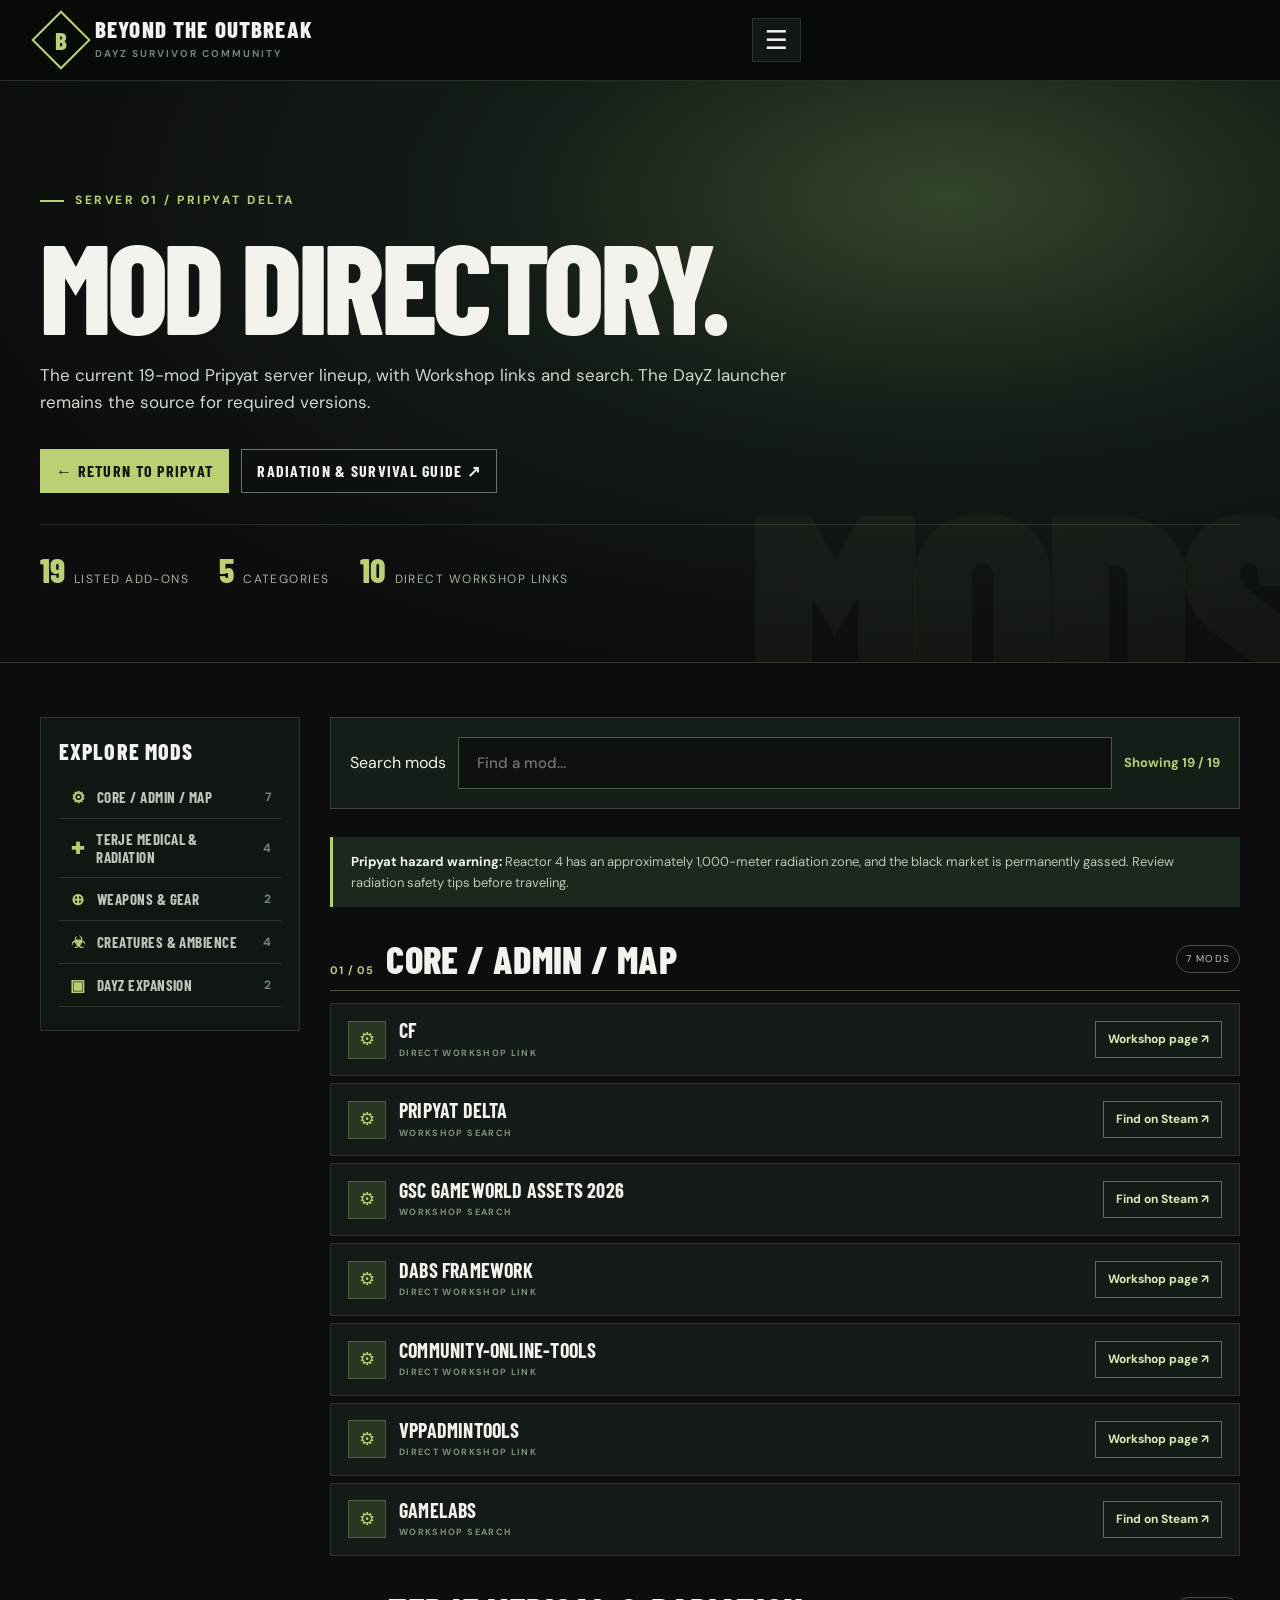
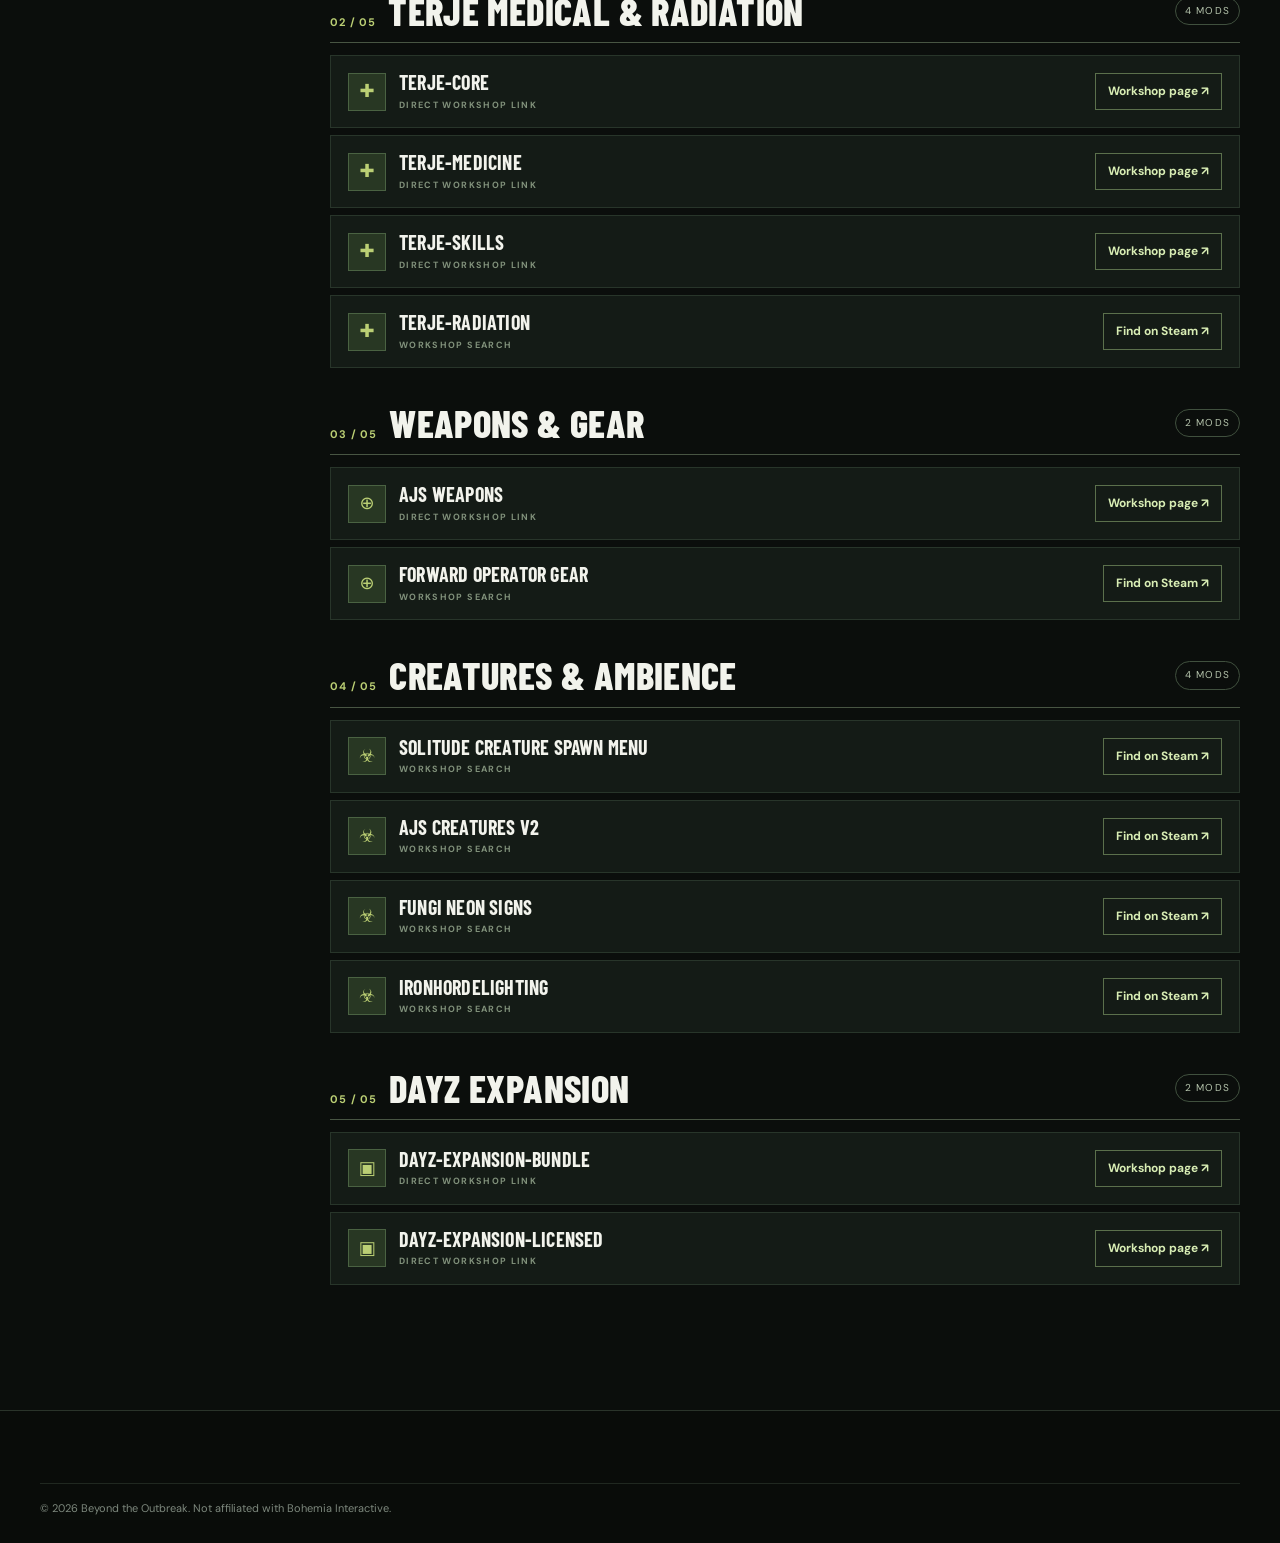
<file: deerisle-mods.html>
<!doctype html><html lang="en"><head><meta charset="utf-8"><meta http-equiv="refresh" content="0; url=pripyat-mods.html"><meta name="robots" content="noindex,follow"><meta name="viewport" content="width=device-width,initial-scale=1"><title>Moved to Pripyat | Beyond the Outbreak</title><link rel="canonical" href="https://zooyork3331-hash.github.io/beyond-the-outbreak/pripyat-mods.html"></head><body><p>Server 01 has moved from Deer Isle to Pripyat Delta. <a href="pripyat-mods.html">Continue to the current page</a>.</p><script>location.replace("pripyat-mods.html"+location.hash);</script></body></html>
</file>
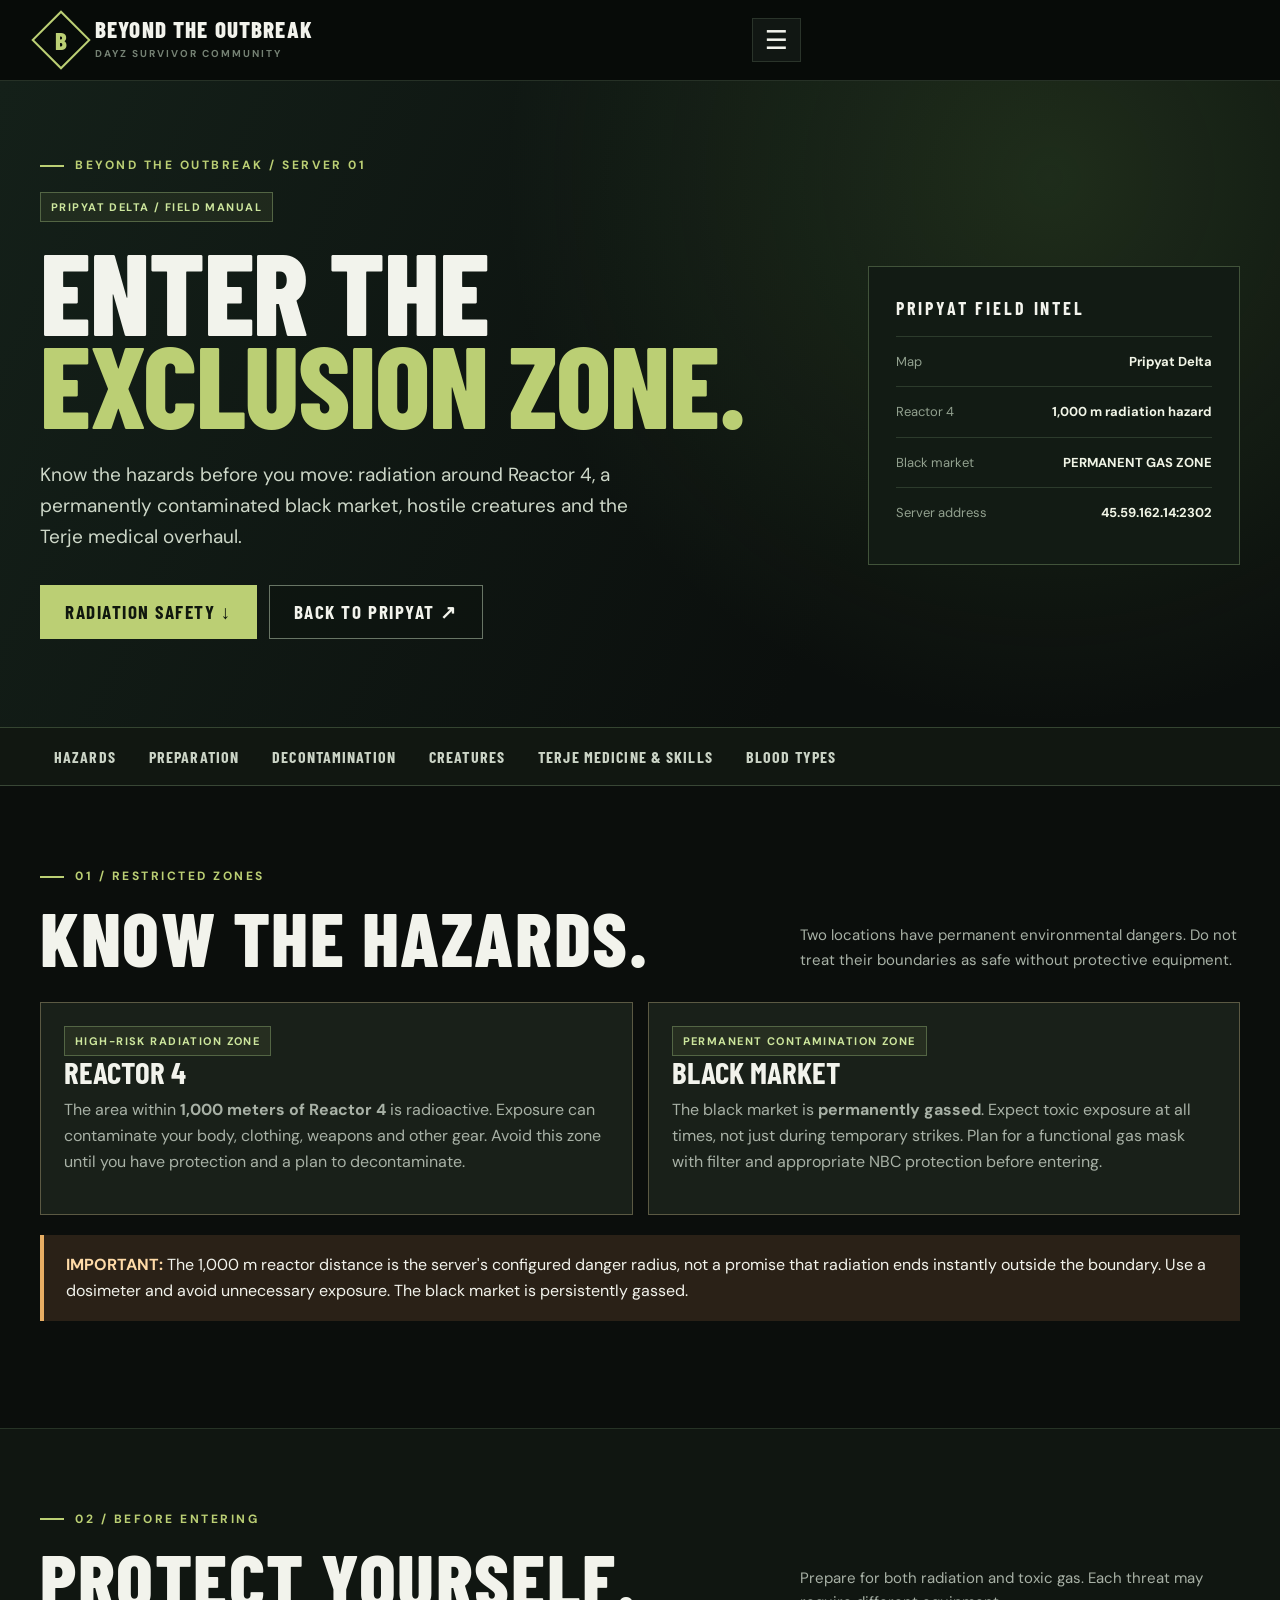
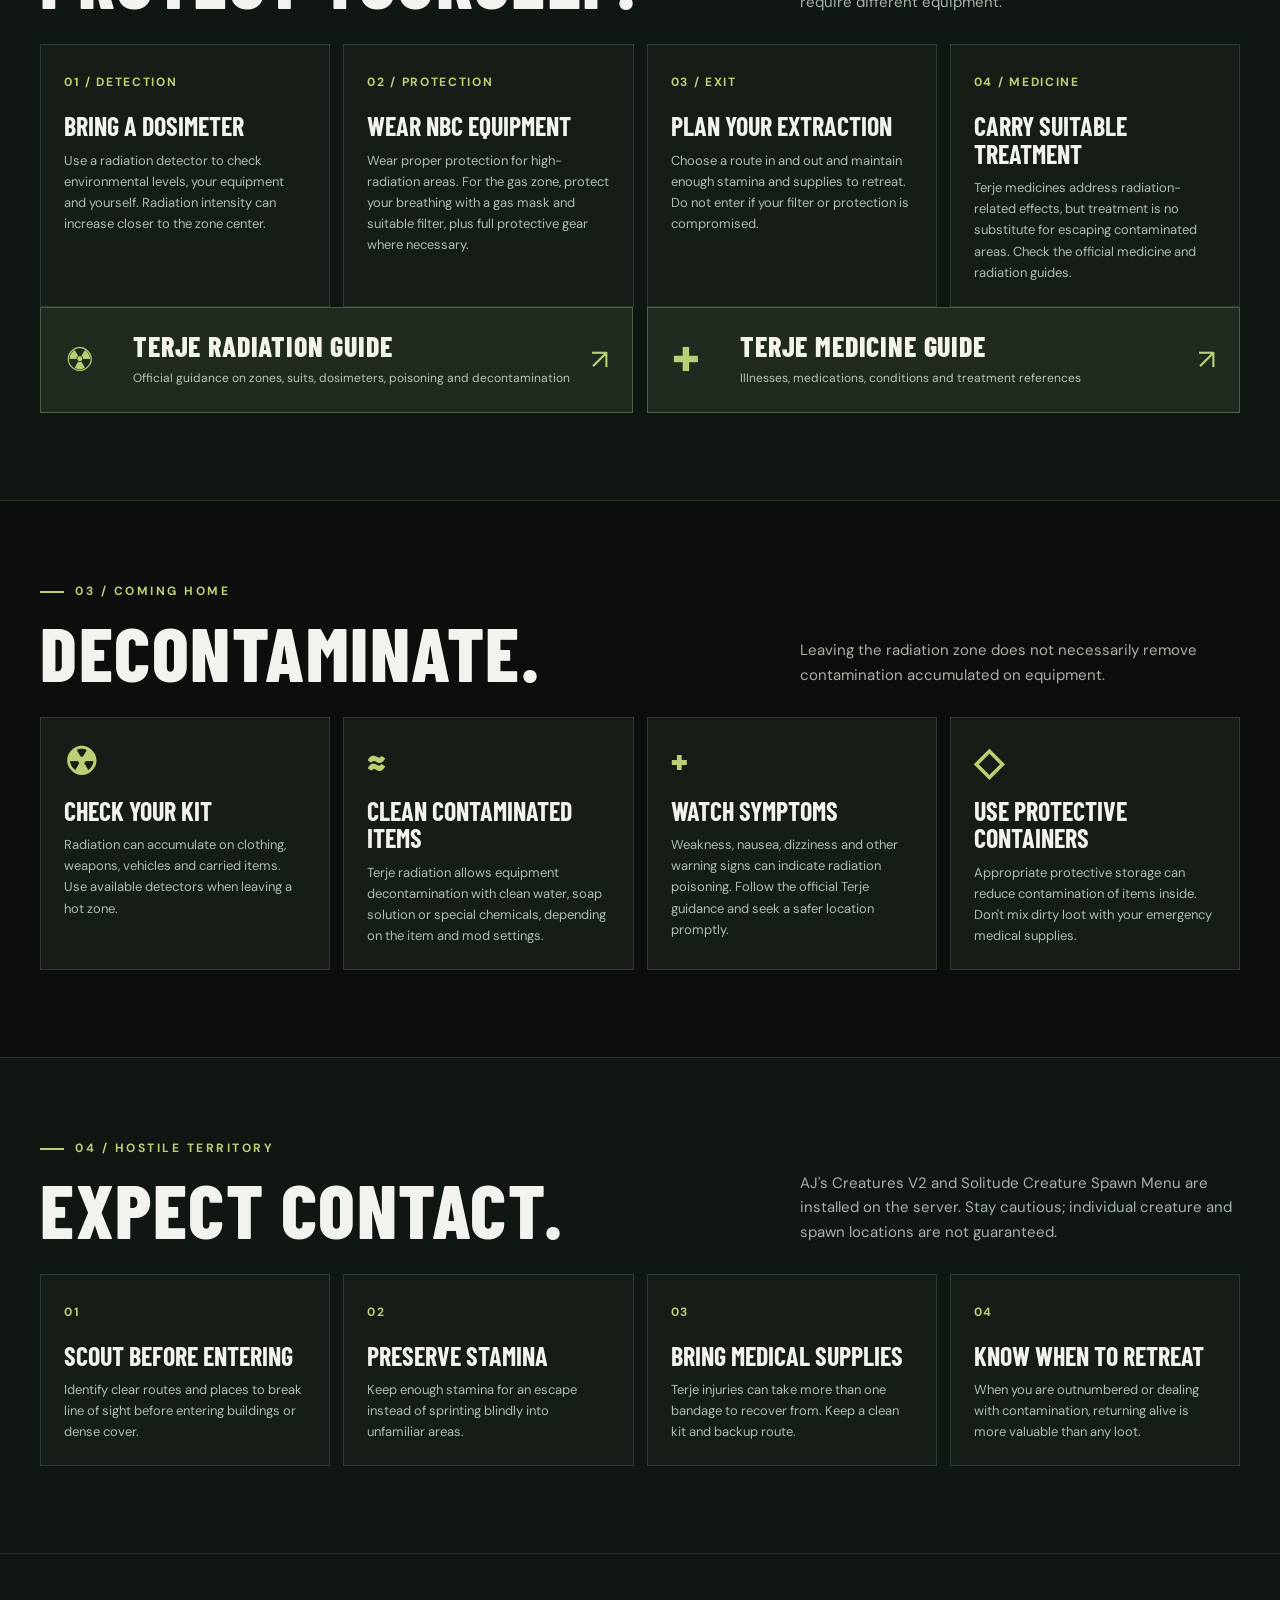
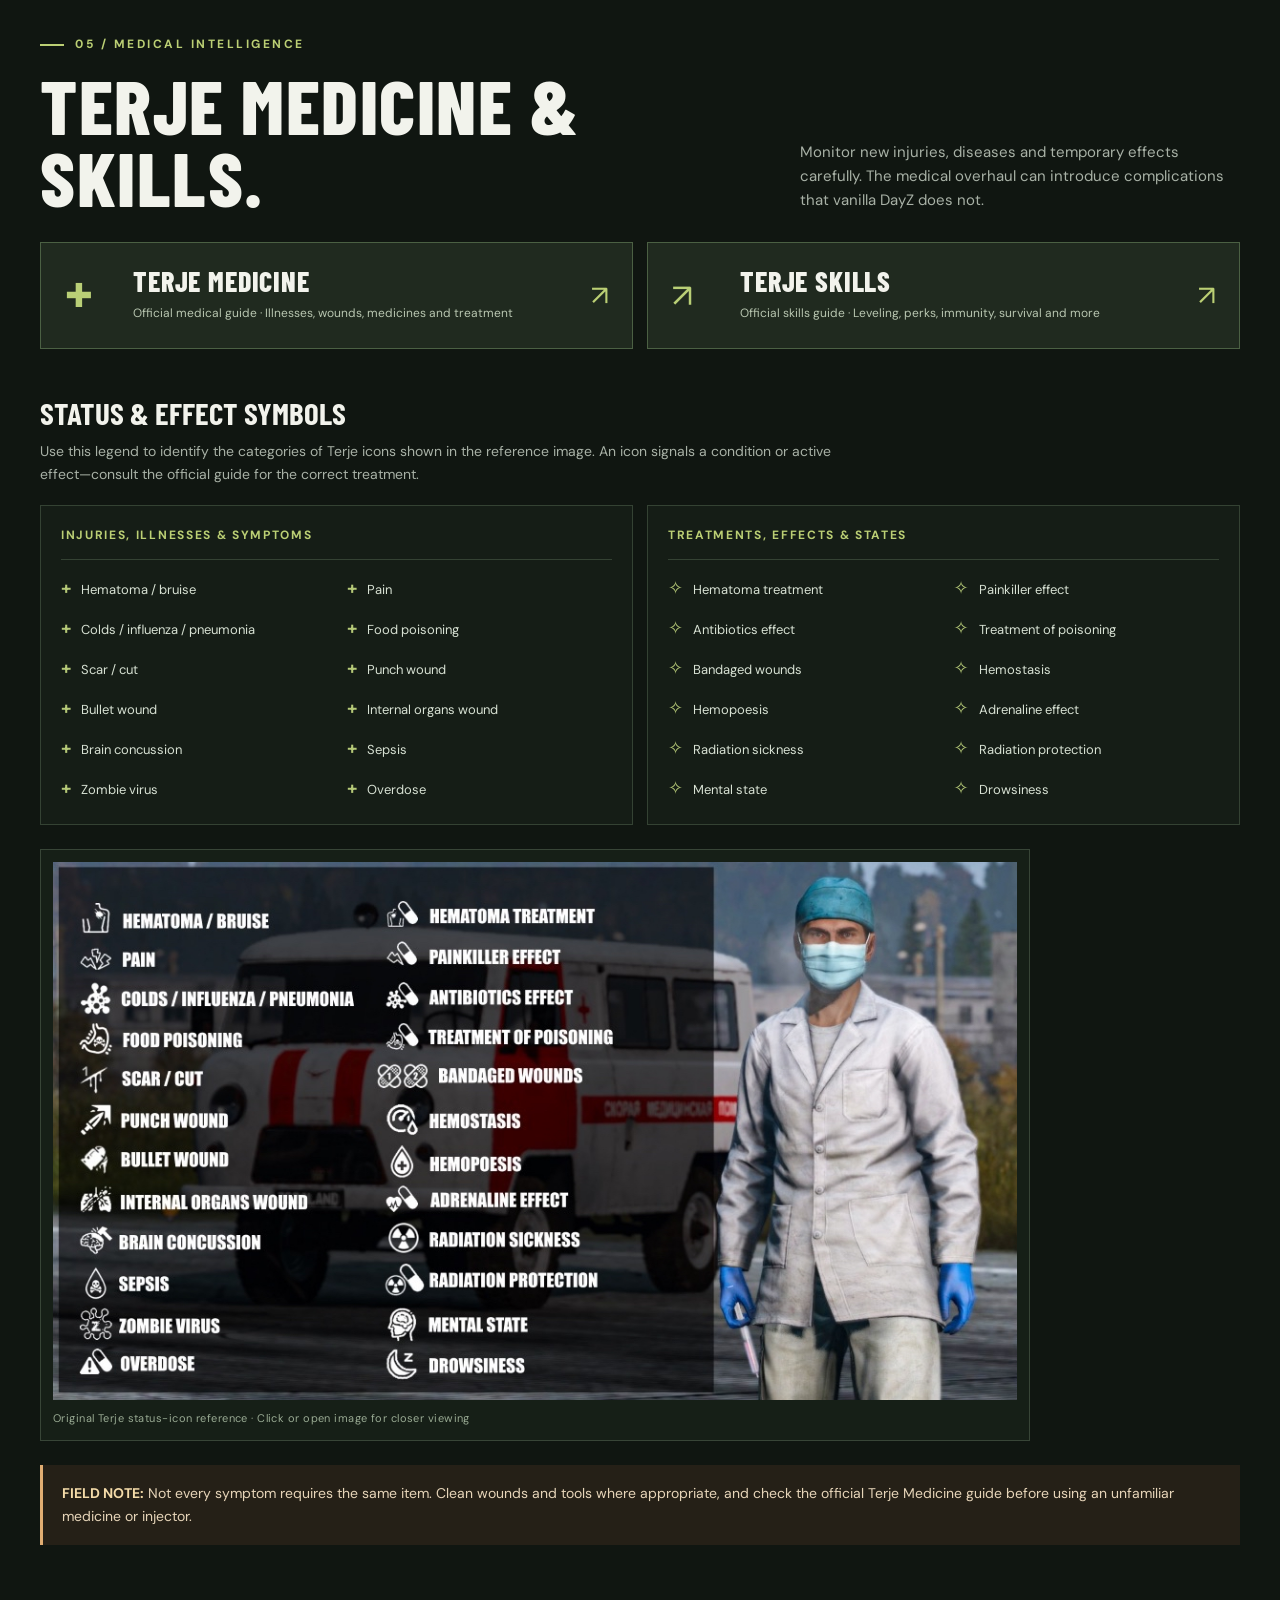
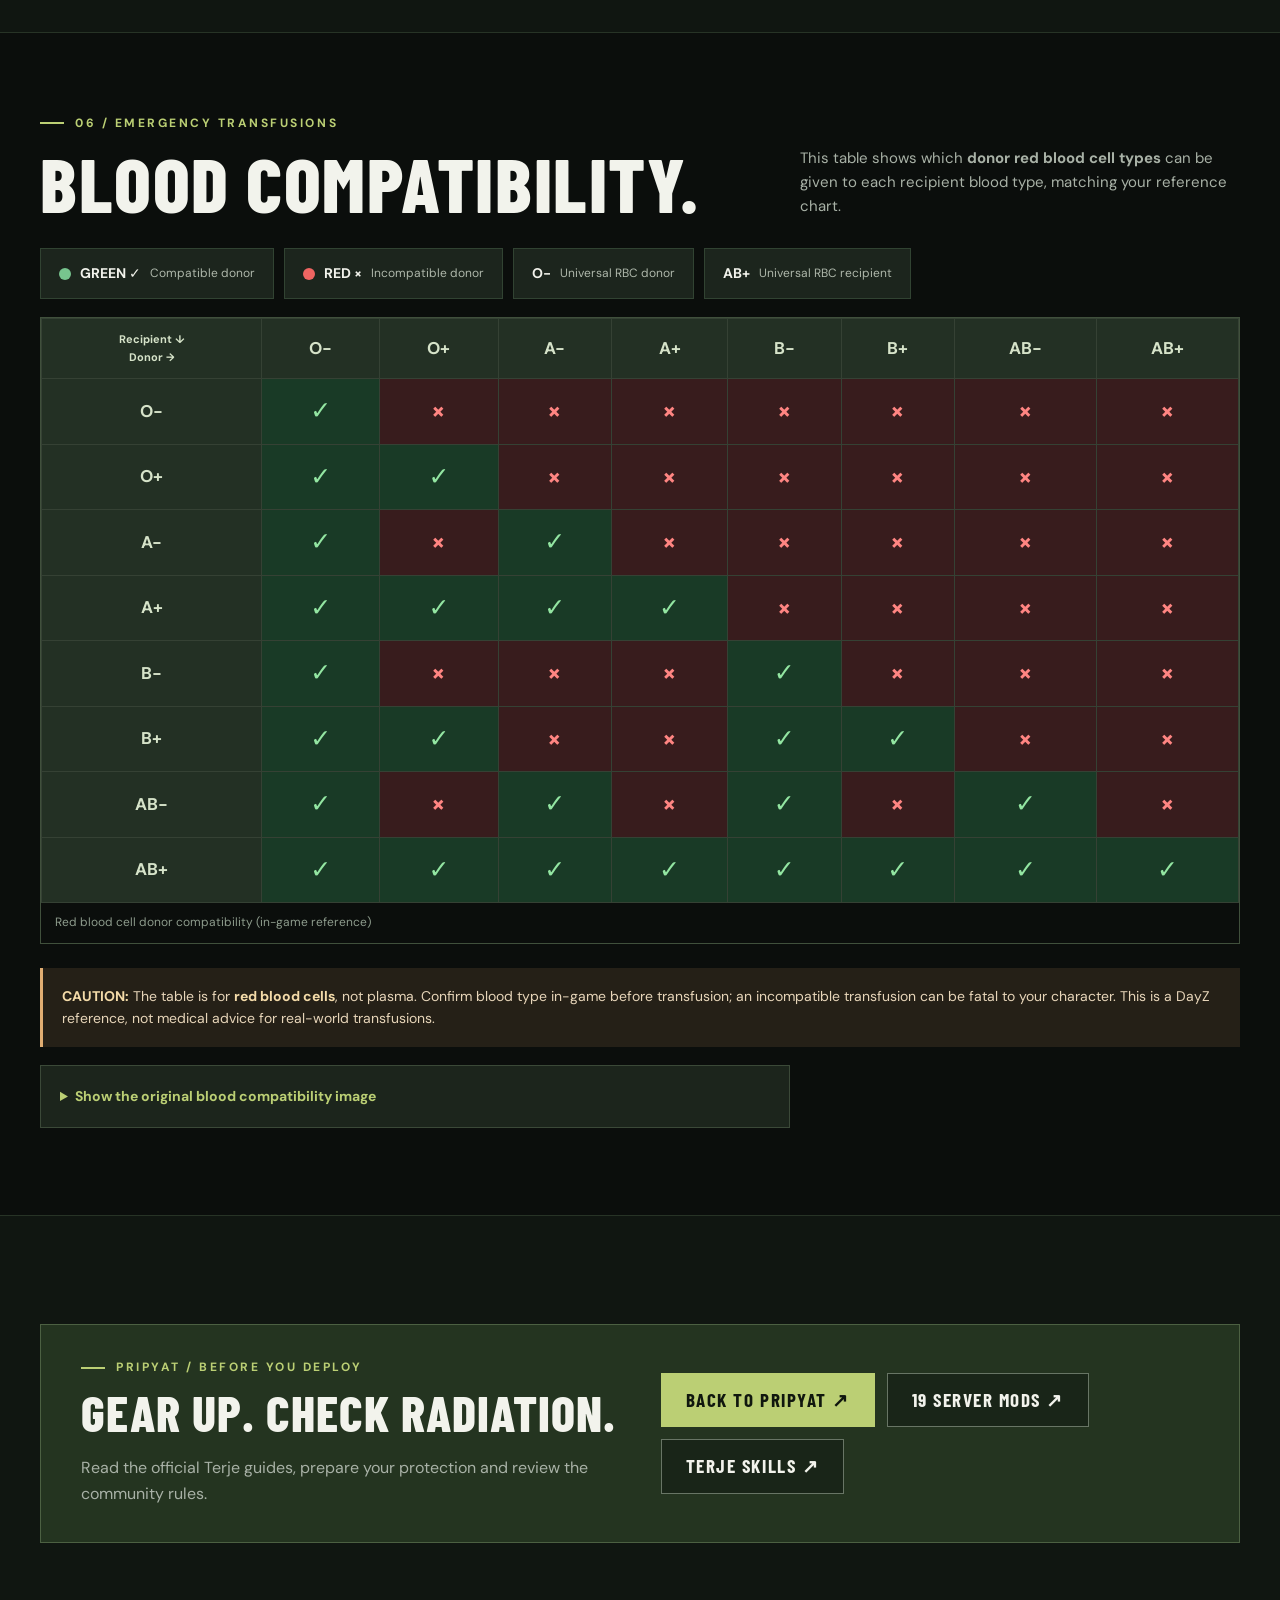
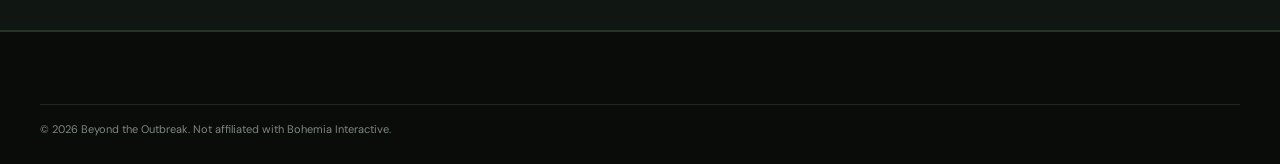
<file: deerisle-tips.html>
<!doctype html><html lang="en"><head><meta charset="utf-8"><meta http-equiv="refresh" content="0; url=pripyat-tips.html"><meta name="robots" content="noindex,follow"><meta name="viewport" content="width=device-width,initial-scale=1"><title>Moved to Pripyat | Beyond the Outbreak</title><link rel="canonical" href="https://zooyork3331-hash.github.io/beyond-the-outbreak/pripyat-tips.html"></head><body><p>Server 01 has moved from Deer Isle to Pripyat Delta. <a href="pripyat-tips.html">Continue to the current page</a>.</p><script>location.replace("pripyat-tips.html"+location.hash);</script></body></html>
</file>
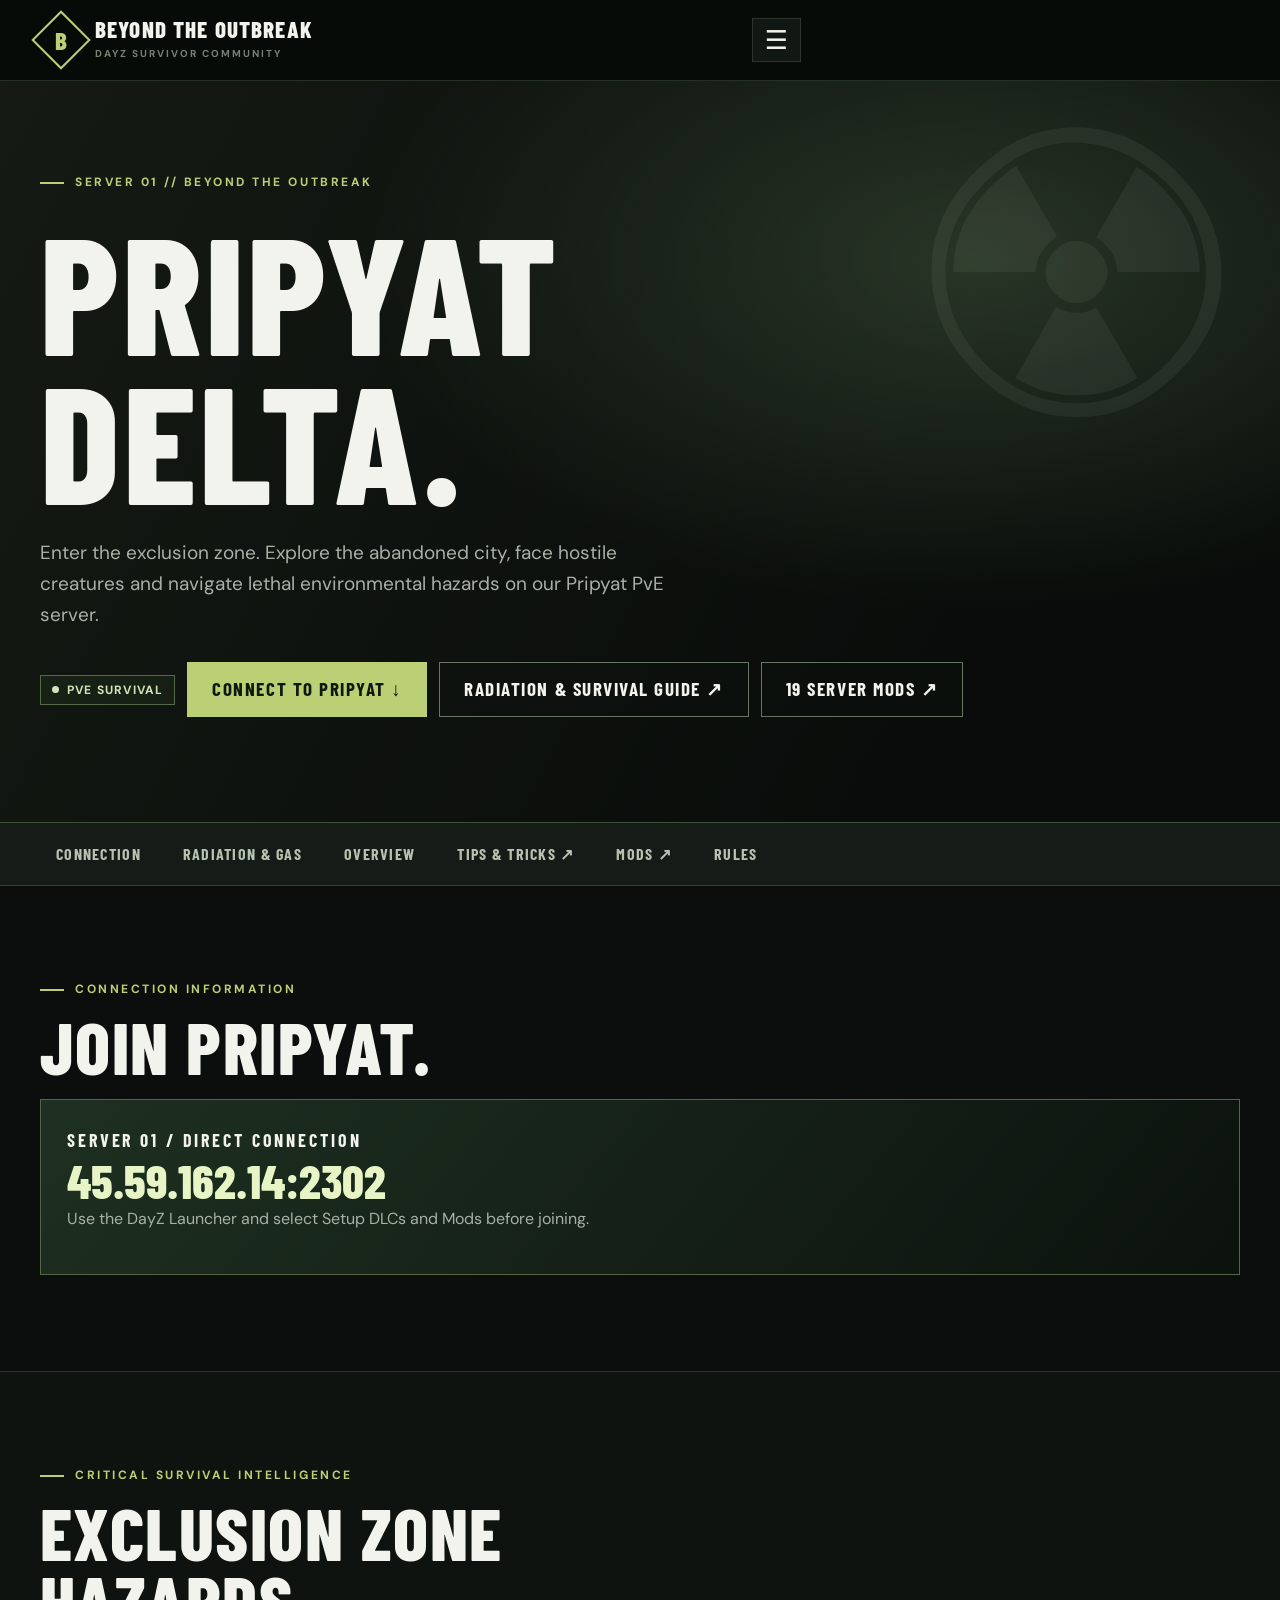
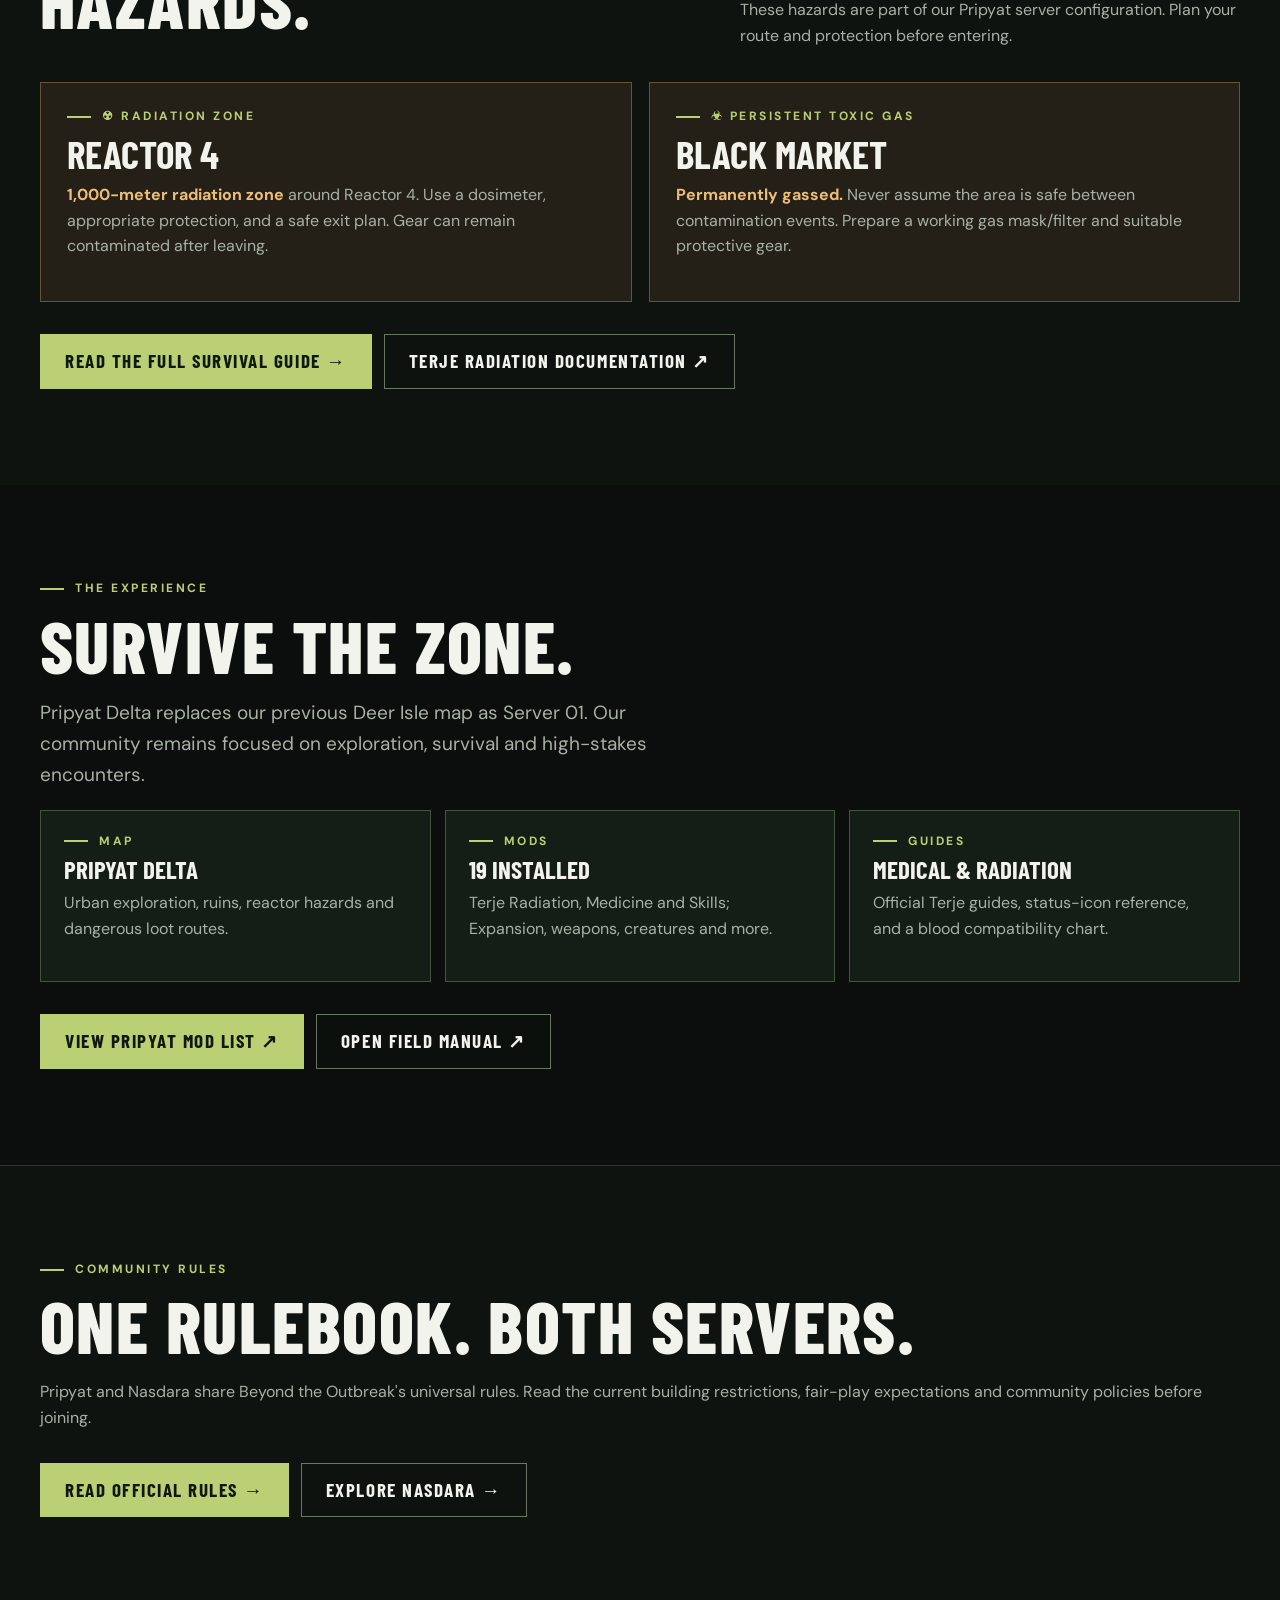
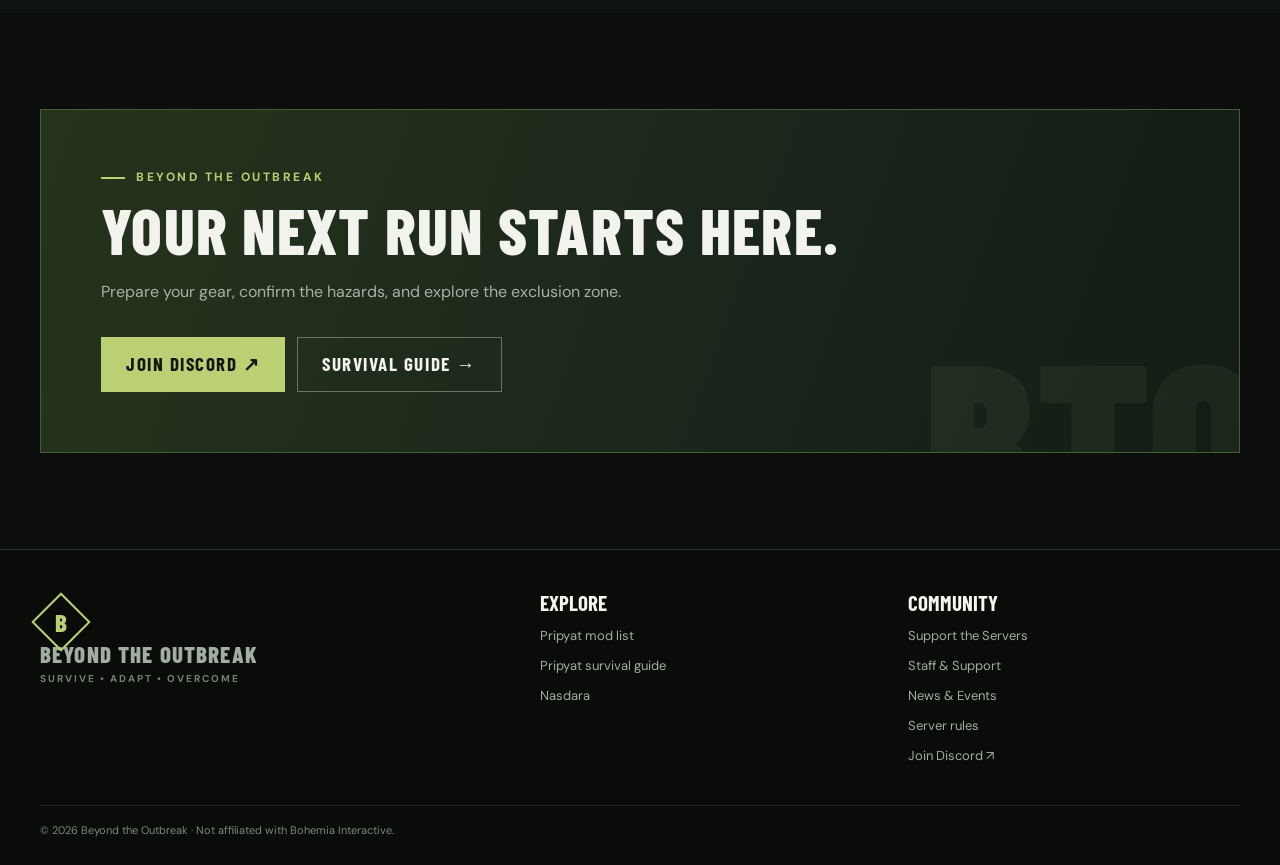
<file: deerisle.html>
<!doctype html><html lang="en"><head><meta charset="utf-8"><meta http-equiv="refresh" content="0; url=pripyat.html"><meta name="robots" content="noindex,follow"><meta name="viewport" content="width=device-width,initial-scale=1"><title>Moved to Pripyat | Beyond the Outbreak</title><link rel="canonical" href="https://zooyork3331-hash.github.io/beyond-the-outbreak/pripyat.html"></head><body><p>Server 01 has moved from Deer Isle to Pripyat Delta. <a href="pripyat.html">Continue to the current page</a>.</p><script>location.replace("pripyat.html"+location.hash);</script></body></html>
</file>
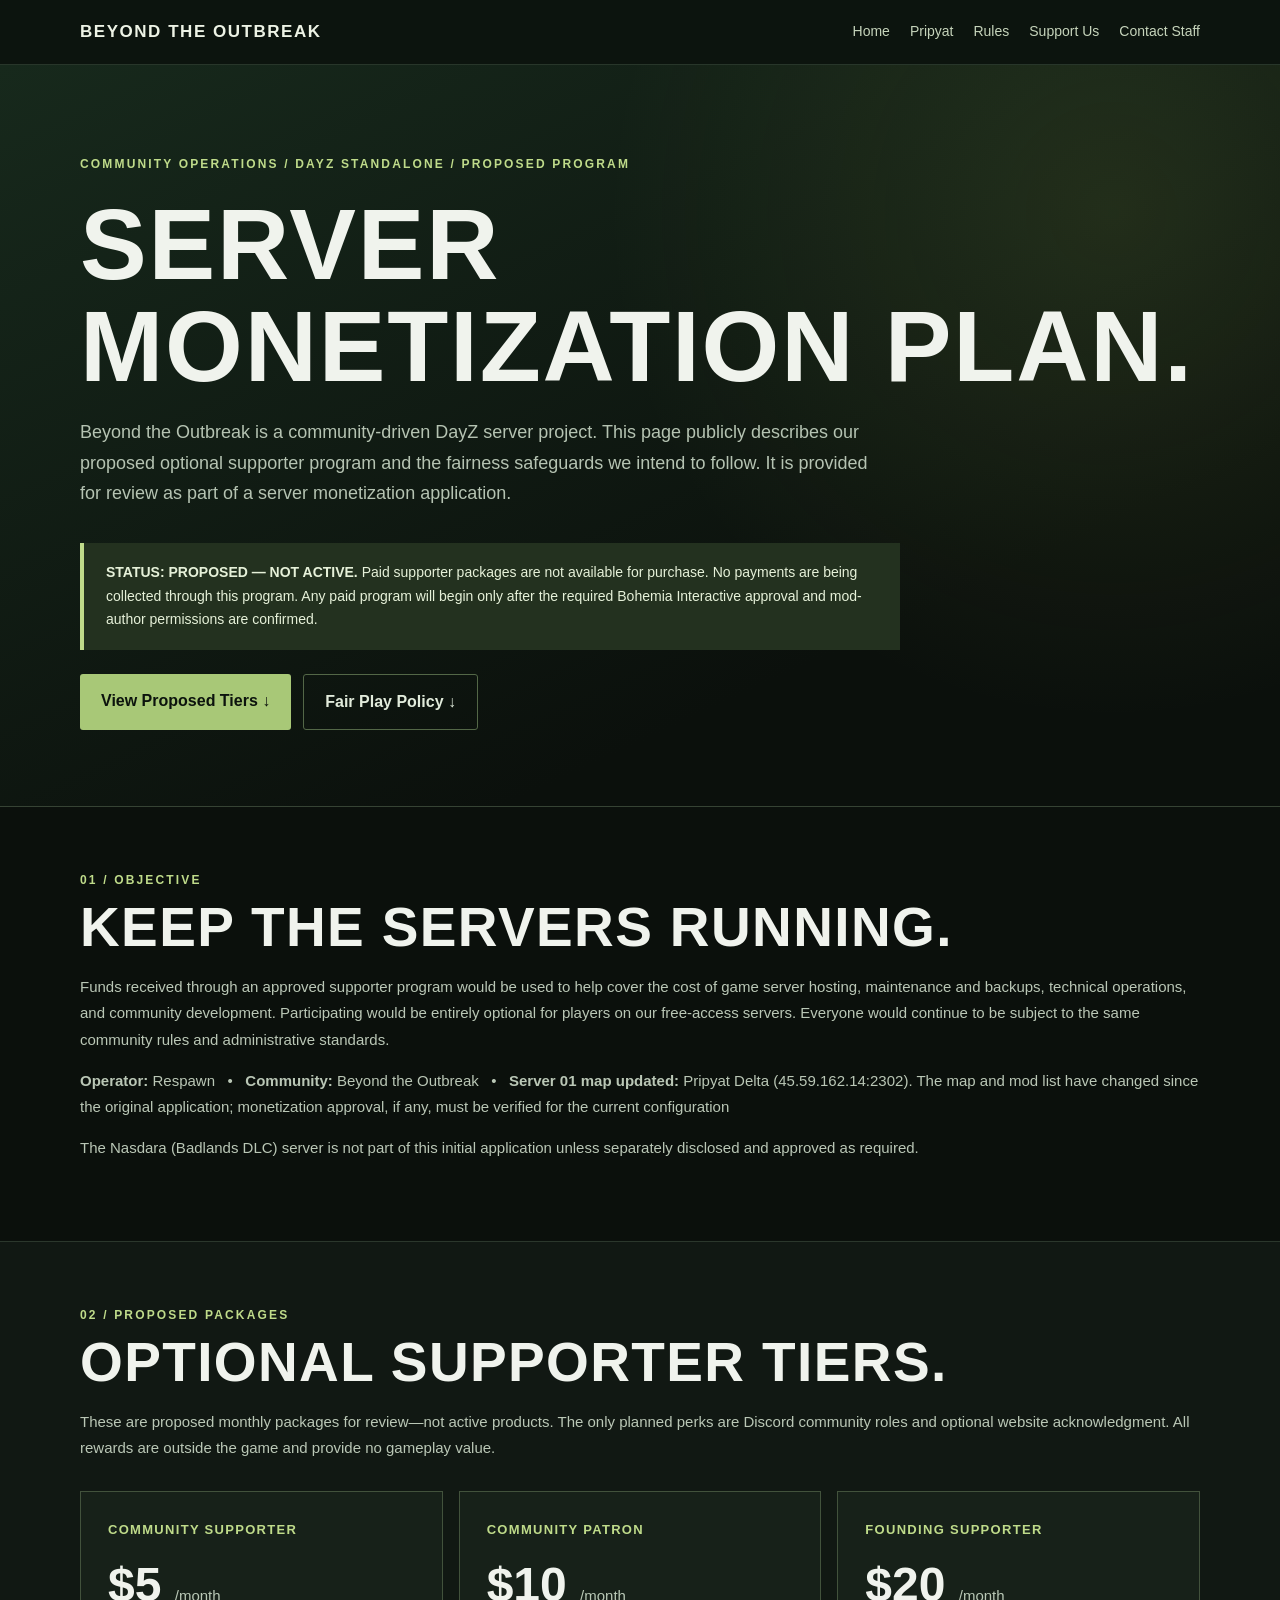
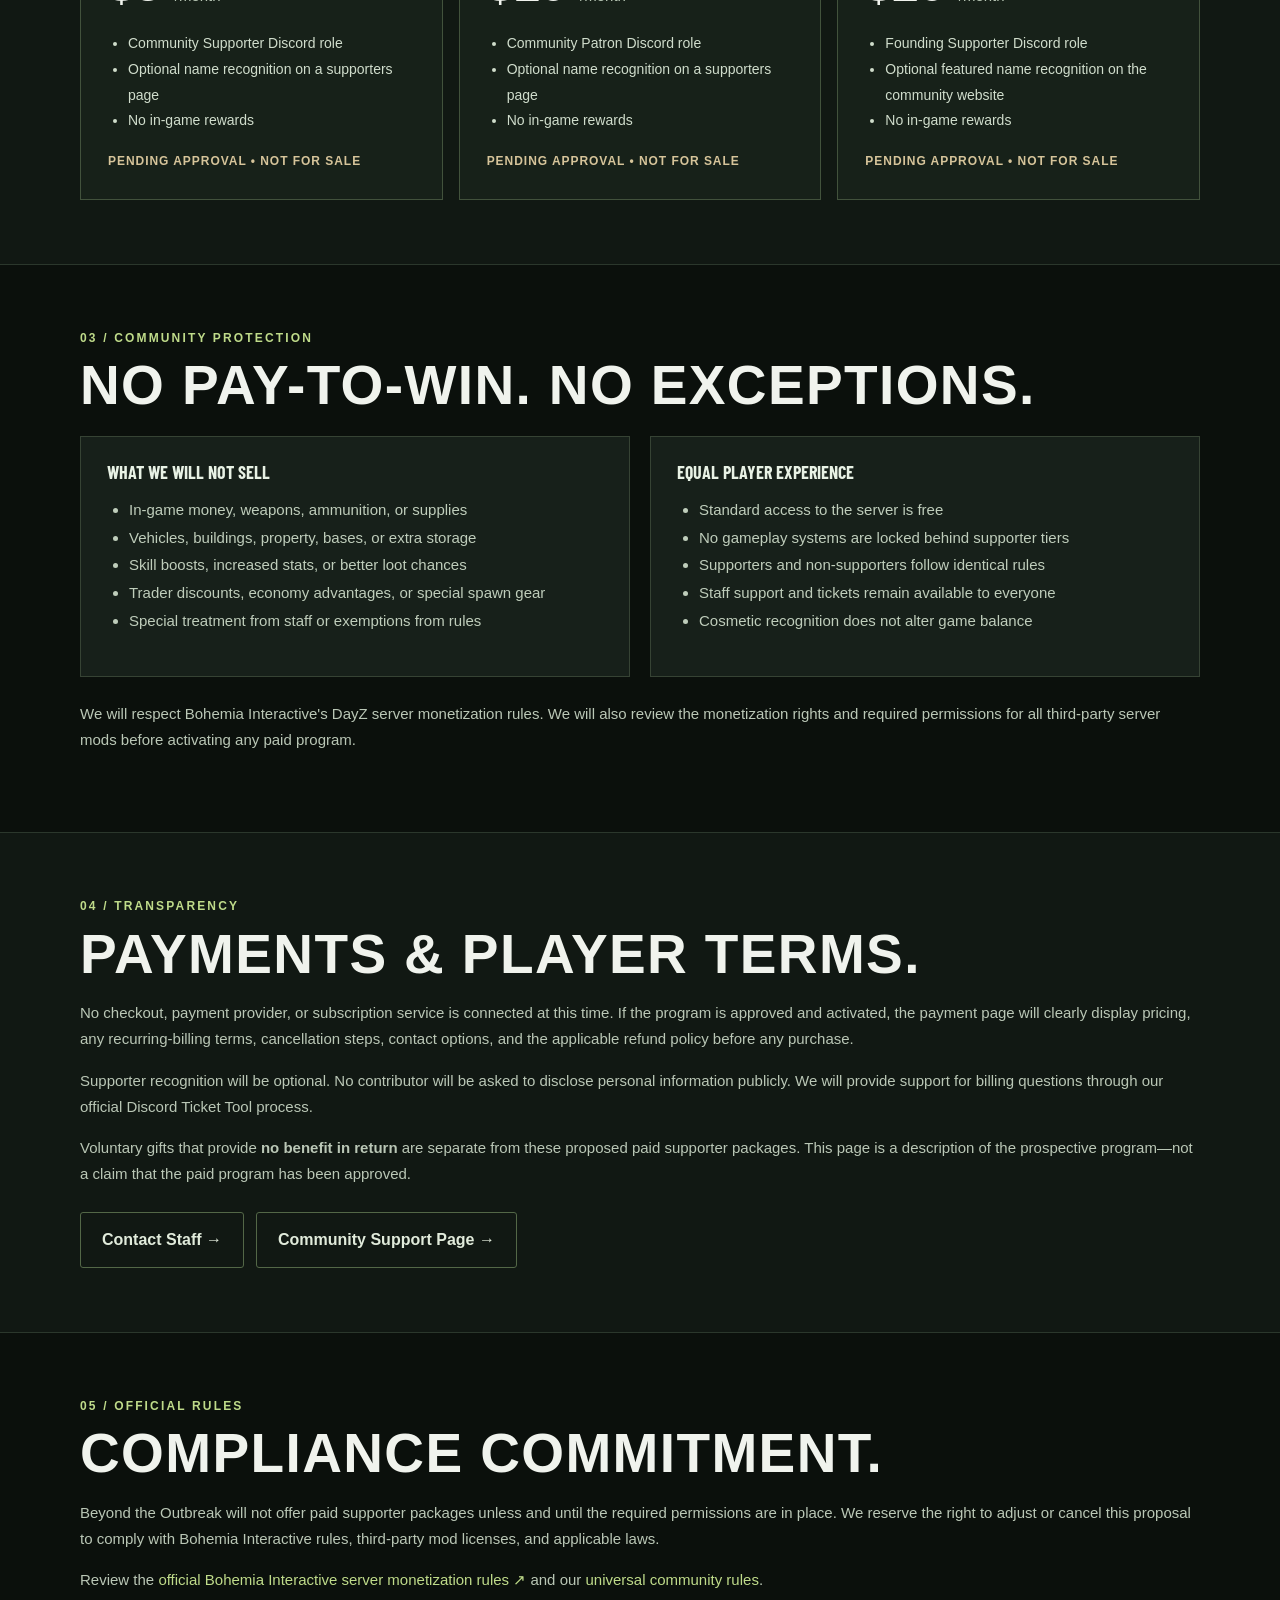
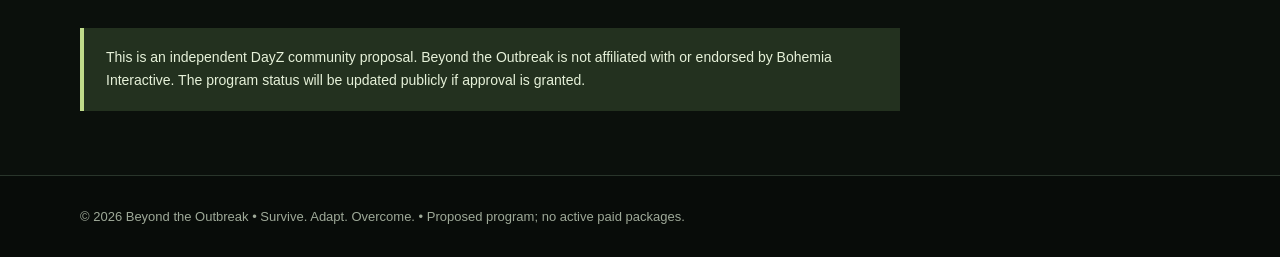
<file: monetization.html>
<!doctype html>
<html lang="en">
<head>
<meta charset="utf-8"><meta name="viewport" content="width=device-width,initial-scale=1">
<meta name="theme-color" content="#0b0e0c"><meta name="description" content="Beyond the Outbreak proposed DayZ server supporter and monetization program, pending Bohemia Interactive approval.">
<title>Proposed Monetization Program | Beyond the Outbreak</title>
<link rel="stylesheet" href="styles.css">
<style>
:root{color-scheme:dark;--mint:#bfdb8a;--card:#172119;--border:#364334;--dim:#b2c0ae}
body{background:#0b100c;color:#f0f3ed;margin:0;font-family:Arial,Helvetica,sans-serif}
a{color:var(--mint)}
.mon-wrap{width:min(1120px,calc(100% - 40px));margin:auto}
.mon-header{border-bottom:1px solid #28362a;background:#0c140e;padding:18px 0}
.mon-header .mon-wrap{display:flex;justify-content:space-between;align-items:center;gap:24px;flex-wrap:wrap}
.mon-logo{font-weight:800;text-decoration:none;font-size:17px;letter-spacing:.09em;color:#edf3e5}.mon-nav{display:flex;gap:20px;flex-wrap:wrap}.mon-nav a{text-decoration:none;font-size:14px;color:#c6d4bb}
.mon-hero{padding:90px 0 76px;background:radial-gradient(circle at 87% 20%,rgba(128,154,72,.17),transparent 40%),linear-gradient(155deg,#17291c,#0b100c 73%);border-bottom:1px solid var(--border)}
.mon-eyebrow{font-size:12px;letter-spacing:.18em;font-weight:800;color:var(--mint);text-transform:uppercase}
.mon-hero h1{font-family:Impact,'Arial Narrow',Arial,sans-serif;font-size:clamp(48px,8vw,100px);line-height:1.02;letter-spacing:.018em;margin:19px 0 20px}
.mon-lead{font-size:18px;color:#b5c3b2;max-width:800px;line-height:1.7}
.mon-notice{border-left:4px solid var(--mint);background:#23311f;color:#e6f1d9;padding:18px 22px;margin-top:34px;max-width:820px;font-size:14px;line-height:1.7}
.mon-section{padding:64px 0}.mon-section.alt{background:#111813;border-block:1px solid #2b372c}
.mon-section h2{font-family:Impact,'Arial Narrow',Arial,sans-serif;font-size:clamp(36px,5vw,55px);font-weight:600;letter-spacing:.025em;margin:12px 0 20px}
.mon-section p{color:#bac7b6;line-height:1.75;font-size:15px}
.mon-grid{display:grid;grid-template-columns:repeat(3,minmax(0,1fr));gap:16px;margin-top:30px}
.mon-tier{background:var(--card);border:1px solid #42523c;padding:27px;min-width:0}
.mon-tier .name{color:var(--mint);font-weight:800;letter-spacing:.1em;text-transform:uppercase;font-size:13px}
.mon-tier .price{font:700 48px/1.3 Arial,sans-serif;margin:14px 0 4px}.mon-tier .price span{font-size:15px;font-weight:400;color:#b9c8b6}
.mon-tier ul{padding-left:20px;color:#d0ddcc;font-size:14px;line-height:1.85}
.mon-tier .status{font-size:12px;letter-spacing:.08em;color:#d6c49a;margin-top:18px;text-transform:uppercase;font-weight:800}
.mon-info{display:grid;grid-template-columns:1fr 1fr;gap:20px;margin:24px 0}
.mon-panel{border:1px solid var(--border);background:#17201a;padding:26px}
.mon-panel h3{margin:0 0 10px;color:#e8f2e5;font-size:18px}.mon-panel p{margin:0}
.mon-list{padding-left:22px;color:#bfcdbb;line-height:1.85;font-size:15px}
.mon-links{display:flex;gap:12px;flex-wrap:wrap;margin-top:24px}
.mon-btn{display:inline-block;background:#a8c877;color:#0c130d;padding:14px 21px;font-weight:800;text-decoration:none;border-radius:3px}
.mon-btn.secondary{background:transparent;border:1px solid #536747;color:#e1ebdb}
.mon-footer{padding:30px 0;color:#9ea998;background:#080c09;border-top:1px solid #29352b;font-size:13px}
@media(max-width:800px){.mon-grid,.mon-info{grid-template-columns:1fr}.mon-hero{padding:60px 0}.mon-section{padding:48px 0}}
</style>
<script defer src="site-settings.js"></script><script defer src="site.js"></script>
</head>
<body>
<header class="mon-header"><div class="mon-wrap"><a class="mon-logo" href="index.html">BEYOND THE OUTBREAK</a><nav class="mon-nav" aria-label="Page navigation"><a href="index.html">Home</a><a href="pripyat.html">Pripyat</a><a href="rules.html">Rules</a><a href="support.html">Support Us</a><a href="staff.html">Contact Staff</a></nav></div></header>
<main>
<section class="mon-hero"><div class="mon-wrap">
<div class="mon-eyebrow">Community Operations / DayZ Standalone / Proposed Program</div>
<h1>SERVER<br>MONETIZATION PLAN.</h1>
<p class="mon-lead">Beyond the Outbreak is a community-driven DayZ server project. This page publicly describes our proposed optional supporter program and the fairness safeguards we intend to follow. It is provided for review as part of a server monetization application.</p>
<div class="mon-notice"><strong>STATUS: PROPOSED — NOT ACTIVE.</strong> Paid supporter packages are not available for purchase. No payments are being collected through this program. Any paid program will begin only after the required Bohemia Interactive approval and mod-author permissions are confirmed.</div>
<div class="mon-links"><a class="mon-btn" href="#tiers">View Proposed Tiers ↓</a><a class="mon-btn secondary" href="#policy">Fair Play Policy ↓</a></div>
</div></section>
<section class="mon-section" id="purpose"><div class="mon-wrap"><div class="mon-eyebrow">01 / Objective</div><h2>KEEP THE SERVERS RUNNING.</h2>
<p>Funds received through an approved supporter program would be used to help cover the cost of game server hosting, maintenance and backups, technical operations, and community development. Participating would be entirely optional for players on our free-access servers. Everyone would continue to be subject to the same community rules and administrative standards.</p>
<p><strong>Operator:</strong> Respawn &nbsp; • &nbsp; <strong>Community:</strong> Beyond the Outbreak &nbsp; • &nbsp; <strong>Server 01 map updated:</strong> Pripyat Delta (45.59.162.14:2302). The map and mod list have changed since the original application; monetization approval, if any, must be verified for the current configuration</p>
<p>The Nasdara (Badlands DLC) server is not part of this initial application unless separately disclosed and approved as required.</p>
</div></section>
<section class="mon-section alt" id="tiers"><div class="mon-wrap"><div class="mon-eyebrow">02 / Proposed Packages</div><h2>OPTIONAL SUPPORTER TIERS.</h2>
<p>These are proposed monthly packages for review—not active products. The only planned perks are Discord community roles and optional website acknowledgment. All rewards are outside the game and provide no gameplay value.</p>
<div class="mon-grid">
<article class="mon-tier"><div class="name">Community Supporter</div><div class="price">$5 <span>/month</span></div><ul><li>Community Supporter Discord role</li><li>Optional name recognition on a supporters page</li><li>No in-game rewards</li></ul><div class="status">Pending Approval • Not For Sale</div></article>
<article class="mon-tier"><div class="name">Community Patron</div><div class="price">$10 <span>/month</span></div><ul><li>Community Patron Discord role</li><li>Optional name recognition on a supporters page</li><li>No in-game rewards</li></ul><div class="status">Pending Approval • Not For Sale</div></article>
<article class="mon-tier"><div class="name">Founding Supporter</div><div class="price">$20 <span>/month</span></div><ul><li>Founding Supporter Discord role</li><li>Optional featured name recognition on the community website</li><li>No in-game rewards</li></ul><div class="status">Pending Approval • Not For Sale</div></article>
</div></div></section>
<section class="mon-section" id="policy"><div class="mon-wrap"><div class="mon-eyebrow">03 / Community Protection</div><h2>NO PAY-TO-WIN. NO EXCEPTIONS.</h2>
<div class="mon-info"><div class="mon-panel"><h3>What we will NOT sell</h3><ul class="mon-list"><li>In-game money, weapons, ammunition, or supplies</li><li>Vehicles, buildings, property, bases, or extra storage</li><li>Skill boosts, increased stats, or better loot chances</li><li>Trader discounts, economy advantages, or special spawn gear</li><li>Special treatment from staff or exemptions from rules</li></ul></div><div class="mon-panel"><h3>Equal player experience</h3><ul class="mon-list"><li>Standard access to the server is free</li><li>No gameplay systems are locked behind supporter tiers</li><li>Supporters and non-supporters follow identical rules</li><li>Staff support and tickets remain available to everyone</li><li>Cosmetic recognition does not alter game balance</li></ul></div></div>
<p>We will respect Bohemia Interactive's DayZ server monetization rules. We will also review the monetization rights and required permissions for all third-party server mods before activating any paid program.</p></div></section>
<section class="mon-section alt" id="terms"><div class="mon-wrap"><div class="mon-eyebrow">04 / Transparency</div><h2>PAYMENTS &amp; PLAYER TERMS.</h2>
<p>No checkout, payment provider, or subscription service is connected at this time. If the program is approved and activated, the payment page will clearly display pricing, any recurring-billing terms, cancellation steps, contact options, and the applicable refund policy before any purchase.</p>
<p>Supporter recognition will be optional. No contributor will be asked to disclose personal information publicly. We will provide support for billing questions through our official Discord Ticket Tool process.</p>
<p>Voluntary gifts that provide <strong>no benefit in return</strong> are separate from these proposed paid supporter packages. This page is a description of the prospective program—not a claim that the paid program has been approved.</p>
<div class="mon-links"><a class="mon-btn secondary" href="staff.html">Contact Staff →</a><a class="mon-btn secondary" href="support.html">Community Support Page →</a></div>
</div></section>
<section class="mon-section" id="compliance"><div class="mon-wrap"><div class="mon-eyebrow">05 / Official Rules</div><h2>COMPLIANCE COMMITMENT.</h2>
<p>Beyond the Outbreak will not offer paid supporter packages unless and until the required permissions are in place. We reserve the right to adjust or cancel this proposal to comply with Bohemia Interactive rules, third-party mod licenses, and applicable laws.</p>
<p>Review the <a href="https://old.bohemia.net/monetization" target="_blank" rel="noopener noreferrer">official Bohemia Interactive server monetization rules ↗</a> and our <a href="rules.html">universal community rules</a>.</p>
<div class="mon-notice">This is an independent DayZ community proposal. Beyond the Outbreak is not affiliated with or endorsed by Bohemia Interactive. The program status will be updated publicly if approval is granted.</div>
</div></section>
</main><footer class="mon-footer"><div class="mon-wrap">© 2026 Beyond the Outbreak • Survive. Adapt. Overcome. • Proposed program; no active paid packages.</div></footer>
</body></html>
</file>
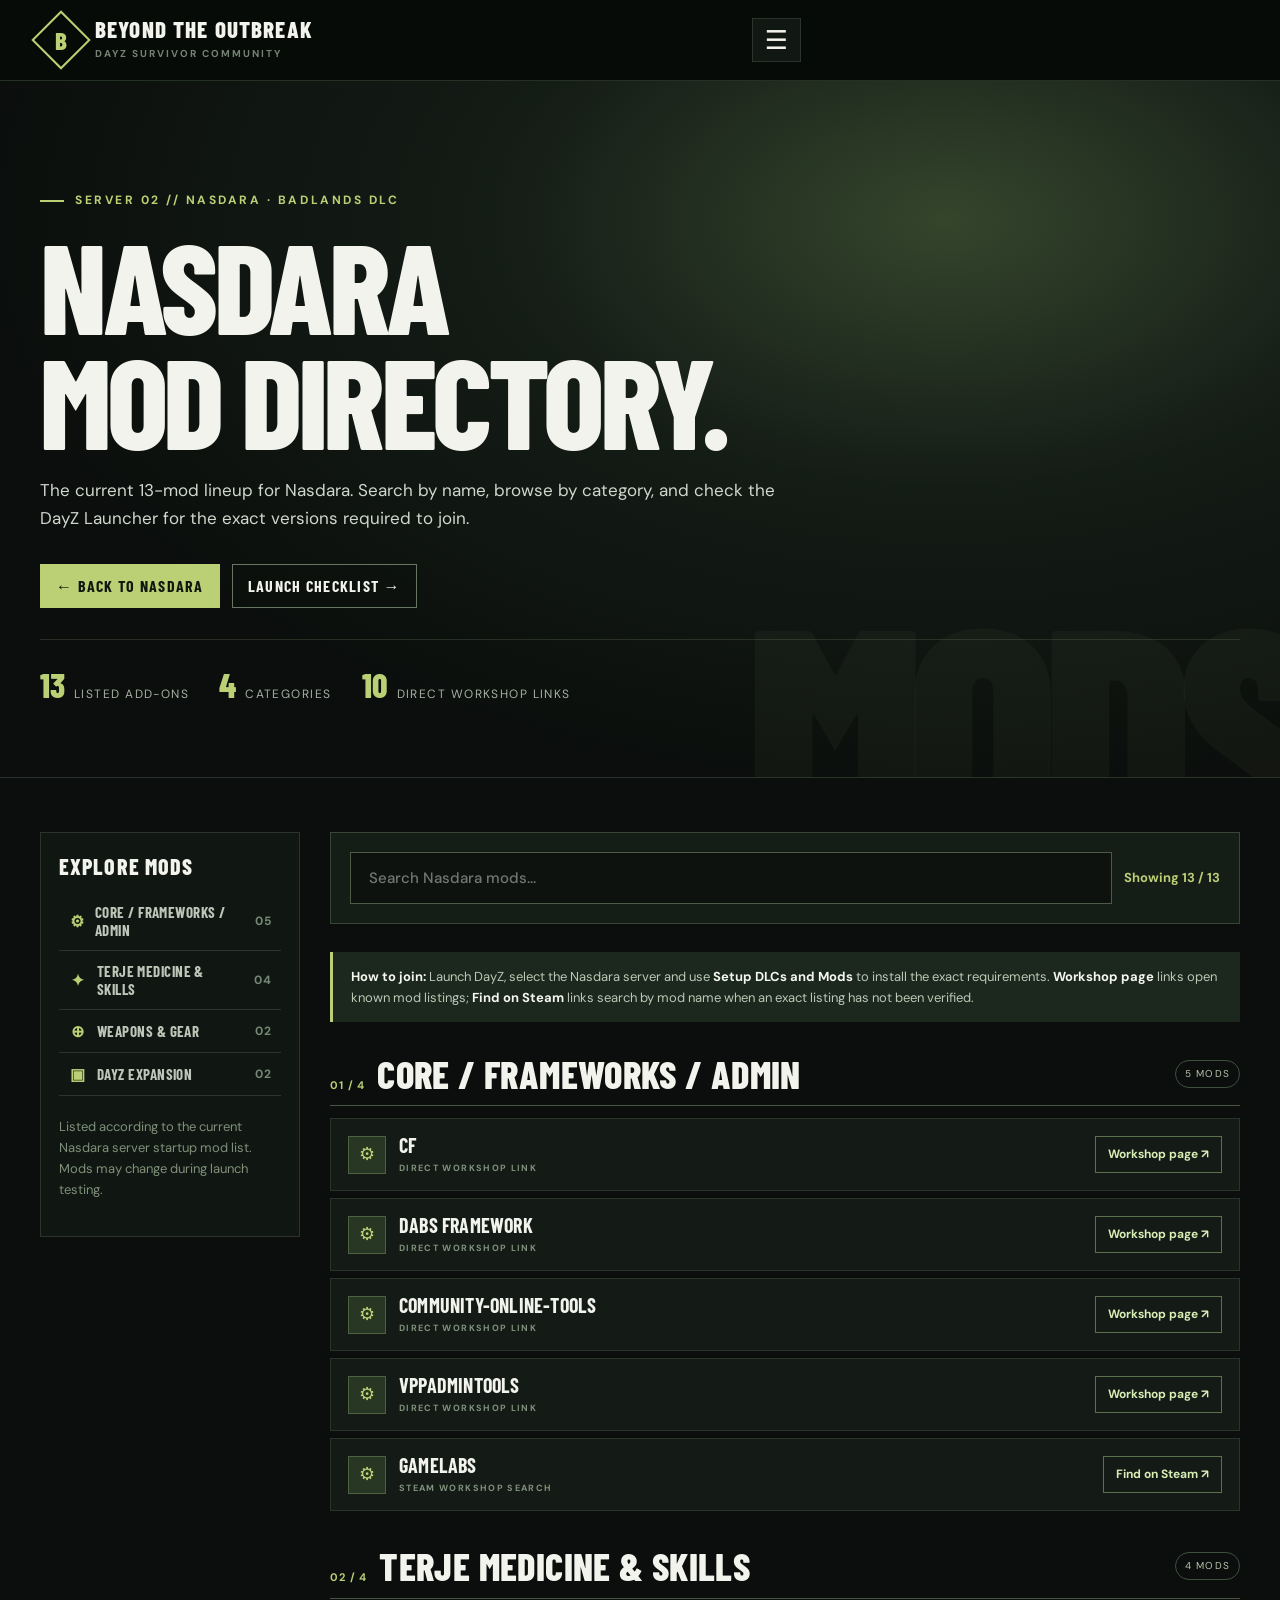
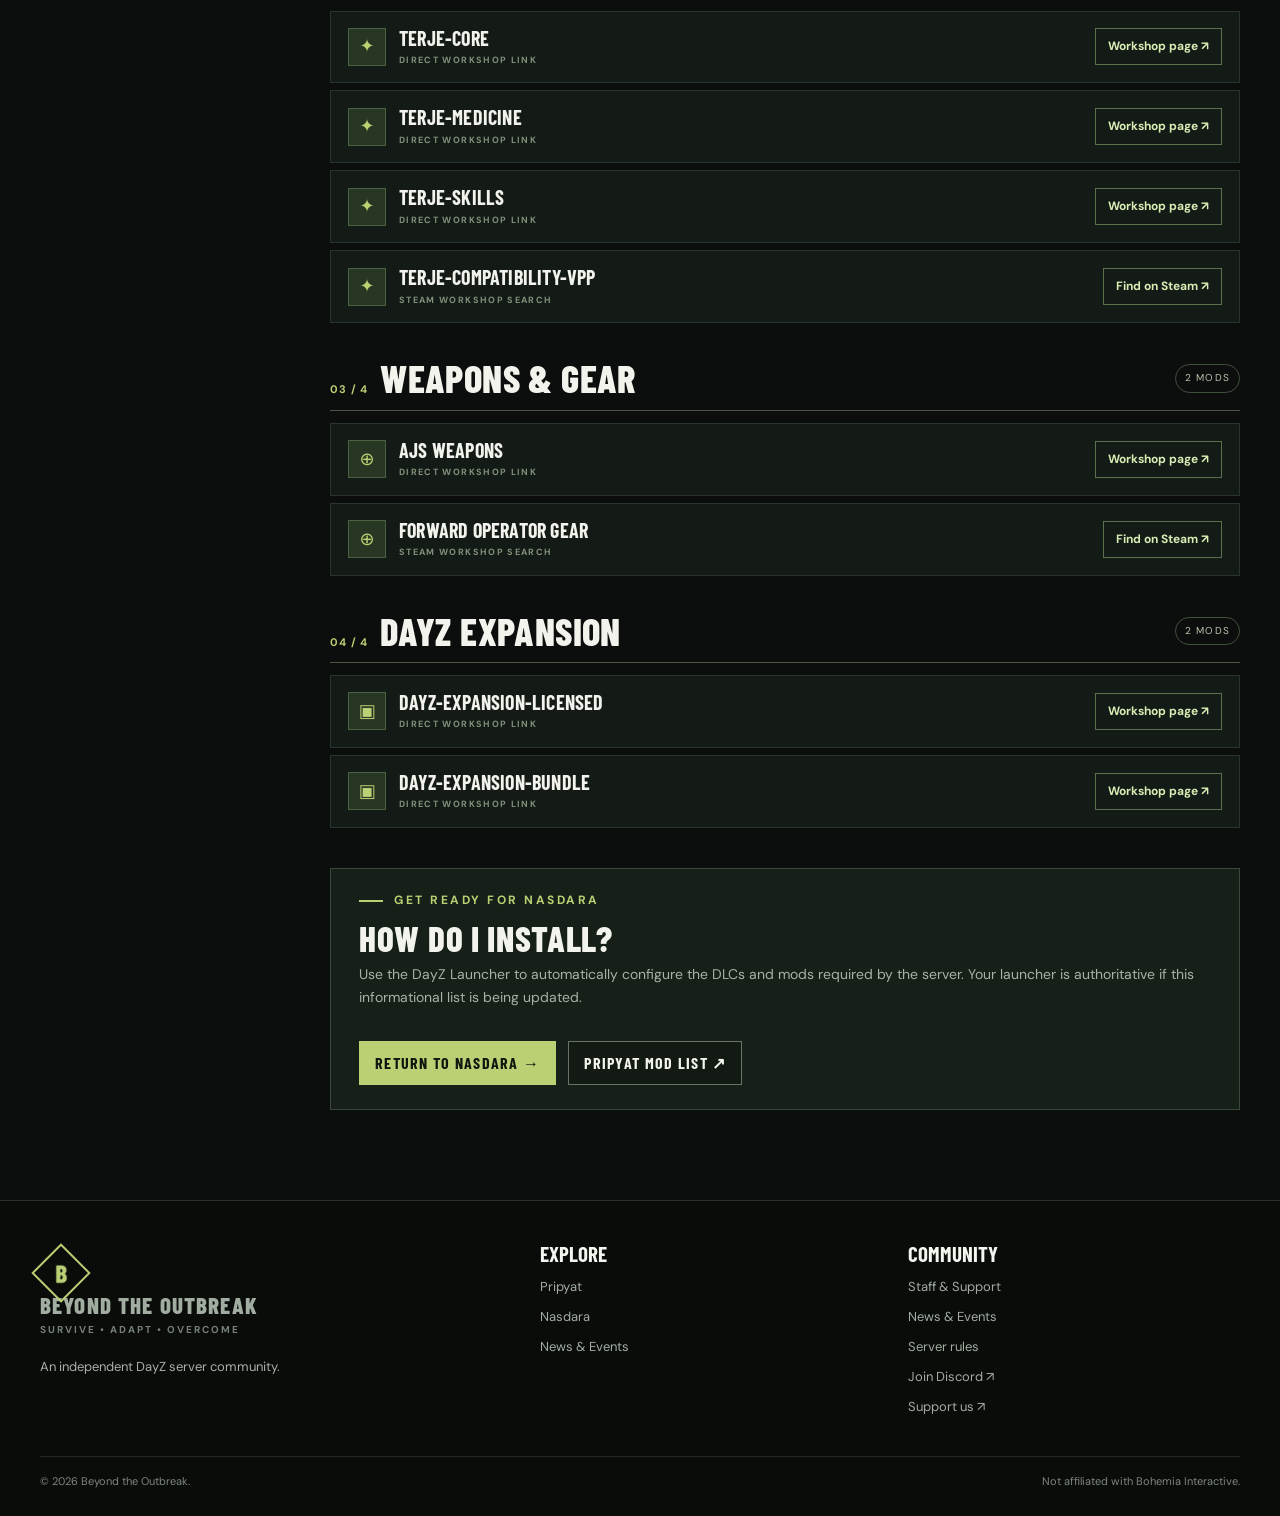
<file: nasdara-mods.html>
<!doctype html>
<html lang="en"><head>
<meta charset="utf-8"><meta name="viewport" content="width=device-width, initial-scale=1">
<meta name="theme-color" content="#0b0e0c">
<meta name="description" content="The official Nasdara (Badlands DLC) mod list for Beyond the Outbreak DayZ. Browse 13 required server mods and Steam Workshop links.">
<title>Nasdara Mods | Beyond the Outbreak</title>
<link rel="stylesheet" href="styles.css"><script defer src="site-settings.js"></script><script defer src="site.js"></script>
<style>
/* Nasdara mod directory: scoped styles to avoid changing the rest of the website. */
.mods-hero{position:relative;padding:112px 0 72px;border-bottom:1px solid var(--line);overflow:hidden;background:radial-gradient(ellipse at 74% 20%,#34452c 0%,#141c16 34%,#0b0e0c 74%)}
.mods-hero:after{content:'MODS';pointer-events:none;position:absolute;bottom:-100px;right:-26px;font:900 clamp(130px,24vw,380px)/1 'Barlow Condensed',sans-serif;letter-spacing:-.045em;color:rgba(190,207,135,.045)}
.mods-hero .container{position:relative;z-index:1}.mods-hero h1{font-size:clamp(76px,10vw,145px);line-height:.9;margin:18px 0 20px;letter-spacing:-.035em}
.mods-hero .lead{max-width:750px;color:#d0d7cd;font-size:17px}
.mods-stats{display:flex;gap:30px;flex-wrap:wrap;margin-top:31px;padding-top:24px;border-top:1px solid #52604966}.mods-stats div{display:flex;align-items:baseline;gap:9px}.mods-stats strong{font:800 34px 'Barlow Condensed',sans-serif;color:var(--acid)}.mods-stats span{font-size:12px;color:#a4b0a2;text-transform:uppercase;letter-spacing:.12em}
.mods-layout{display:grid;grid-template-columns:260px minmax(0,1fr);gap:30px;align-items:start;padding:54px 0 90px}
.mods-sidebar{position:sticky;top:20px;border:1px solid var(--line);background:#101712;padding:23px 18px}
.mods-sidebar h2{font-size:22px;letter-spacing:.05em;margin:0 0 15px}.mod-category-link{display:flex;gap:10px;align-items:center;padding:11px 10px;border-bottom:1px solid #2c352d;color:#bec6b9;font:700 15px 'Barlow Condensed',sans-serif;letter-spacing:.03em}
.mod-category-link:hover{background:#202c20;color:var(--acid)}.cat-glyph{color:var(--acid);width:18px;text-align:center;font-size:16px}.cat-count{margin-left:auto;font:700 12px 'DM Sans',sans-serif;color:#768873}
.mod-filterbar{border:1px solid #394637;background:#151d17;padding:19px;display:flex;gap:12px;align-items:center;margin-bottom:28px}
.mod-search{flex:1;min-width:0;color:#f2f6ef;border:1px solid #4b5b45;background:#0d120e;border-radius:0;font:500 15px 'DM Sans',sans-serif;padding:15px 18px;outline:none}
.mod-search:focus{border-color:var(--acid);box-shadow:0 0 0 2px #bbcf7422}.mod-result-count{white-space:nowrap;font-size:13px;color:var(--acid);font-weight:700}
.mod-note{font-size:13px;color:#bcc8b6;border-left:3px solid var(--acid);background:#1c271d;padding:14px 18px;margin-bottom:32px}.mod-note strong{color:#f4f7ec}
.mod-category{scroll-margin-top:80px;margin-bottom:35px}.mod-category-heading{display:flex;justify-content:space-between;align-items:center;border-bottom:1px solid #485543;padding-bottom:11px;gap:12px;margin-bottom:12px}
.category-label{display:flex;align-items:baseline;gap:12px}.mod-category-heading h2{font-size:clamp(28px,3vw,42px);letter-spacing:.01em;line-height:1.05;margin:0}.section-index{font:700 11px 'DM Sans',sans-serif;color:var(--acid);letter-spacing:.08em;white-space:nowrap}.count-pill{border:1px solid #40503e;border-radius:99px;font-size:10px;letter-spacing:.12em;color:#b6c5ad;padding:5px 9px;white-space:nowrap}
.mod-entries{display:grid;gap:7px}.mod-entry{display:flex;align-items:center;justify-content:space-between;gap:12px;padding:15px 17px;background:#141b16;border:1px solid #28352a;transition:background .15s,border-color .15s}
.mod-entry:hover{background:#1d281e;border-color:#4e6445}.mod-entry-info{min-width:0;display:flex;align-items:center;gap:13px}.mod-square{display:flex;align-items:center;justify-content:center;flex:none;width:38px;height:38px;border:1px solid #4a6242;background:#283723;color:var(--acid);font-size:18px}
.mod-entry-title{min-width:0}.mod-entry-title h3{font-size:20px;letter-spacing:.01em;line-height:1.12;margin:0 0 4px;overflow-wrap:anywhere}
.mod-kind{display:block;font-size:9px;font-weight:700;letter-spacing:.15em;color:#81917b}.mod-action{flex:none;color:#d8edb4;border:1px solid #5b704c;padding:10px 12px;font-size:12px;line-height:1.25;font-weight:700;text-align:center}
.mod-action:hover{color:#11170f;background:var(--acid);border-color:var(--acid)}.mod-private{color:#9ba799;border-color:#394539;cursor:default}.mod-private:hover{color:#9ba799;background:transparent;border-color:#394539}
.no-results{display:none;border:1px solid #354533;color:#c5d2bf;padding:30px;text-align:center}.mod-category[hidden],.mod-entry[hidden]{display:none!important}
.mods-footer-note{margin-top:20px;color:#7f907a;font-size:13px}.mods-quick-start{background:#172018;border:1px solid #384939;padding:24px 28px;margin-top:40px}.mods-quick-start h2{font-size:35px;margin-bottom:8px}.mods-quick-start p{font-size:14px;margin-bottom:0}
@media(max-width:960px){.mods-layout{grid-template-columns:1fr}.mods-sidebar{position:static}.mod-sidebar-links{display:grid;grid-template-columns:repeat(2,minmax(0,1fr));gap:0 12px}}
@media(max-width:680px){.mods-hero{padding:82px 0 45px}.mods-hero h1{font-size:clamp(60px,16vw,95px)}.mods-layout{padding:30px 0 60px;gap:20px}.mod-sidebar-links{grid-template-columns:1fr}.mod-filterbar{flex-direction:column;align-items:stretch}.mod-result-count{text-align:right}.mod-category-heading{align-items:flex-end}.category-label{display:block}.mod-category-heading h2{font-size:27px}.mod-entry{flex-wrap:wrap;padding:14px}.mod-action{margin-left:50px}.mod-entry-title h3{font-size:20px}}

</style></head>
<body><header class="site-header"><div class="container nav-wrap"><a class="brand" href="index.html" aria-label="Beyond the Outbreak home"><span class="brand-icon"><span>B</span></span><span><span class="brand-name">BEYOND THE OUTBREAK</span><span class="brand-sub">DAYZ SURVIVOR COMMUNITY</span></span></a><button class="nav-toggle" aria-controls="nav-list" aria-expanded="false" aria-label="Toggle navigation">☰</button><nav aria-label="Main navigation"><ul class="nav-list" id="nav-list"><li><a class="nav-link" href="index.html">Home</a></li><li><a class="nav-link" href="pripyat.html">Pripyat</a></li><li><a aria-current="page" class="nav-link" href="badlands.html">Nasdara</a></li><li><a class="nav-link" href="rules.html">Rules</a></li><li><a class="nav-link nav-cta" data-link="discord" href="#community">Join Discord ↗</a></li></ul></nav></div></header>
<main><section class="mods-hero"><div class="container">
<div class="eyebrow">Server 02 // Nasdara · Badlands DLC</div>
<h1>NASDARA<br>MOD DIRECTORY.</h1>
<p class="lead">The current 13-mod lineup for Nasdara. Search by name, browse by category, and check the DayZ Launcher for the exact versions required to join.</p>
<div class="actions"><a class="button button-primary button-small" href="badlands.html">← Back to Nasdara</a><a class="button button-outline button-small" href="badlands.html#checklist">Launch checklist →</a></div>
<div class="mods-stats"><div><strong>13</strong><span>Listed add-ons</span></div><div><strong>4</strong><span>Categories</span></div><div><strong>10</strong><span>Direct Workshop links</span></div></div>
</div></section>
<div class="container mods-layout">
<aside class="mods-sidebar"><h2>EXPLORE MODS</h2><div class="mod-sidebar-links"><a class="mod-category-link" href="#core" data-category-shortcut="core"><span class="cat-glyph" aria-hidden="true">⚙</span><span>CORE / FRAMEWORKS / ADMIN</span><span class="cat-count">05</span></a>
<a class="mod-category-link" href="#terje" data-category-shortcut="terje"><span class="cat-glyph" aria-hidden="true">✦</span><span>TERJE MEDICINE &amp; SKILLS</span><span class="cat-count">04</span></a>
<a class="mod-category-link" href="#gear" data-category-shortcut="gear"><span class="cat-glyph" aria-hidden="true">⊕</span><span>WEAPONS &amp; GEAR</span><span class="cat-count">02</span></a>
<a class="mod-category-link" href="#expansion" data-category-shortcut="expansion"><span class="cat-glyph" aria-hidden="true">▣</span><span>DAYZ EXPANSION</span><span class="cat-count">02</span></a></div>
<p class="mods-footer-note">Listed according to the current Nasdara server startup mod list. Mods may change during launch testing.</p></aside>
<div class="mods-content">
<div class="mod-filterbar"><label for="mod-search" style="position:absolute;clip:rect(0,0,0,0);width:1px;height:1px;overflow:hidden">Search mods</label><input class="mod-search" type="search" id="mod-search" placeholder="Search Nasdara mods..." autocomplete="off"><span class="mod-result-count" id="mod-result-count" aria-live="polite">Showing 13 / 13</span></div>
<div class="mod-note"><strong>How to join:</strong> Launch DayZ, select the Nasdara server and use <strong>Setup DLCs and Mods</strong> to install the exact requirements. <strong>Workshop page</strong> links open known mod listings; <strong>Find on Steam</strong> links search by mod name when an exact listing has not been verified.</div>
<section class="mod-category" id="core" data-mod-category="core" aria-labelledby="core-title"><div class="mod-category-heading"><div class="category-label"><span class="section-index">01 / 4</span><h2 id="core-title">CORE / FRAMEWORKS / ADMIN</h2></div><span class="count-pill">5 MODS</span></div><div class="mod-entries"><article class="mod-entry" data-mod-search="cf" data-mod-kind="direct"><div class="mod-entry-info"><span class="mod-square" aria-hidden="true">⚙</span><div class="mod-entry-title"><h3>CF</h3><span class="mod-kind">DIRECT WORKSHOP LINK</span></div></div><a class="mod-action" href="https://steamcommunity.com/sharedfiles/filedetails/?id=1559212036" target="_blank" rel="noopener noreferrer" aria-label="Open Workshop page for CF">Workshop page ↗</a></article>
<article class="mod-entry" data-mod-search="dabs framework" data-mod-kind="direct"><div class="mod-entry-info"><span class="mod-square" aria-hidden="true">⚙</span><div class="mod-entry-title"><h3>Dabs Framework</h3><span class="mod-kind">DIRECT WORKSHOP LINK</span></div></div><a class="mod-action" href="https://steamcommunity.com/sharedfiles/filedetails/?id=2545327648" target="_blank" rel="noopener noreferrer" aria-label="Open Workshop page for Dabs Framework">Workshop page ↗</a></article>
<article class="mod-entry" data-mod-search="community-online-tools" data-mod-kind="direct"><div class="mod-entry-info"><span class="mod-square" aria-hidden="true">⚙</span><div class="mod-entry-title"><h3>Community-Online-Tools</h3><span class="mod-kind">DIRECT WORKSHOP LINK</span></div></div><a class="mod-action" href="https://steamcommunity.com/sharedfiles/filedetails/?id=1564026768" target="_blank" rel="noopener noreferrer" aria-label="Open Workshop page for Community-Online-Tools">Workshop page ↗</a></article>
<article class="mod-entry" data-mod-search="vppadmintools" data-mod-kind="direct"><div class="mod-entry-info"><span class="mod-square" aria-hidden="true">⚙</span><div class="mod-entry-title"><h3>VPPAdminTools</h3><span class="mod-kind">DIRECT WORKSHOP LINK</span></div></div><a class="mod-action" href="https://steamcommunity.com/sharedfiles/filedetails/?id=1828439124" target="_blank" rel="noopener noreferrer" aria-label="Open Workshop page for VPPAdminTools">Workshop page ↗</a></article>
<article class="mod-entry" data-mod-search="gamelabs" data-mod-kind="search"><div class="mod-entry-info"><span class="mod-square" aria-hidden="true">⚙</span><div class="mod-entry-title"><h3>GameLabs</h3><span class="mod-kind">STEAM WORKSHOP SEARCH</span></div></div><a class="mod-action" href="https://steamcommunity.com/workshop/browse/?appid=221100&amp;searchtext=GameLabs&amp;browsesort=textsearch&amp;section=items" target="_blank" rel="noopener noreferrer" aria-label="Search DayZ Workshop for GameLabs">Find on Steam ↗</a></article></div></section>
<section class="mod-category" id="terje" data-mod-category="terje" aria-labelledby="terje-title"><div class="mod-category-heading"><div class="category-label"><span class="section-index">02 / 4</span><h2 id="terje-title">TERJE MEDICINE &amp; SKILLS</h2></div><span class="count-pill">4 MODS</span></div><div class="mod-entries"><article class="mod-entry" data-mod-search="terje-core" data-mod-kind="direct"><div class="mod-entry-info"><span class="mod-square" aria-hidden="true">✦</span><div class="mod-entry-title"><h3>Terje-Core</h3><span class="mod-kind">DIRECT WORKSHOP LINK</span></div></div><a class="mod-action" href="https://steamcommunity.com/sharedfiles/filedetails/?id=3649957186" target="_blank" rel="noopener noreferrer" aria-label="Open Workshop page for Terje-Core">Workshop page ↗</a></article>
<article class="mod-entry" data-mod-search="terje-medicine" data-mod-kind="direct"><div class="mod-entry-info"><span class="mod-square" aria-hidden="true">✦</span><div class="mod-entry-title"><h3>Terje-Medicine</h3><span class="mod-kind">DIRECT WORKSHOP LINK</span></div></div><a class="mod-action" href="https://steamcommunity.com/sharedfiles/filedetails/?id=3649957536" target="_blank" rel="noopener noreferrer" aria-label="Open Workshop page for Terje-Medicine">Workshop page ↗</a></article>
<article class="mod-entry" data-mod-search="terje-skills" data-mod-kind="direct"><div class="mod-entry-info"><span class="mod-square" aria-hidden="true">✦</span><div class="mod-entry-title"><h3>Terje-Skills</h3><span class="mod-kind">DIRECT WORKSHOP LINK</span></div></div><a class="mod-action" href="https://steamcommunity.com/sharedfiles/filedetails/?id=3649958397" target="_blank" rel="noopener noreferrer" aria-label="Open Workshop page for Terje-Skills">Workshop page ↗</a></article>
<article class="mod-entry" data-mod-search="terje-compatibility-vpp" data-mod-kind="search"><div class="mod-entry-info"><span class="mod-square" aria-hidden="true">✦</span><div class="mod-entry-title"><h3>Terje-Compatibility-VPP</h3><span class="mod-kind">STEAM WORKSHOP SEARCH</span></div></div><a class="mod-action" href="https://steamcommunity.com/workshop/browse/?appid=221100&amp;searchtext=Terje-Compatibility-VPP&amp;browsesort=textsearch&amp;section=items" target="_blank" rel="noopener noreferrer" aria-label="Search DayZ Workshop for Terje-Compatibility-VPP">Find on Steam ↗</a></article></div></section>
<section class="mod-category" id="gear" data-mod-category="gear" aria-labelledby="gear-title"><div class="mod-category-heading"><div class="category-label"><span class="section-index">03 / 4</span><h2 id="gear-title">WEAPONS &amp; GEAR</h2></div><span class="count-pill">2 MODS</span></div><div class="mod-entries"><article class="mod-entry" data-mod-search="ajs weapons" data-mod-kind="direct"><div class="mod-entry-info"><span class="mod-square" aria-hidden="true">⊕</span><div class="mod-entry-title"><h3>AJs Weapons</h3><span class="mod-kind">DIRECT WORKSHOP LINK</span></div></div><a class="mod-action" href="https://steamcommunity.com/sharedfiles/filedetails/?id=3571685323" target="_blank" rel="noopener noreferrer" aria-label="Open Workshop page for AJs Weapons">Workshop page ↗</a></article>
<article class="mod-entry" data-mod-search="forward operator gear" data-mod-kind="search"><div class="mod-entry-info"><span class="mod-square" aria-hidden="true">⊕</span><div class="mod-entry-title"><h3>Forward Operator Gear</h3><span class="mod-kind">STEAM WORKSHOP SEARCH</span></div></div><a class="mod-action" href="https://steamcommunity.com/workshop/browse/?appid=221100&amp;searchtext=Forward%20Operator%20Gear&amp;browsesort=textsearch&amp;section=items" target="_blank" rel="noopener noreferrer" aria-label="Search DayZ Workshop for Forward Operator Gear">Find on Steam ↗</a></article></div></section>
<section class="mod-category" id="expansion" data-mod-category="expansion" aria-labelledby="expansion-title"><div class="mod-category-heading"><div class="category-label"><span class="section-index">04 / 4</span><h2 id="expansion-title">DAYZ EXPANSION</h2></div><span class="count-pill">2 MODS</span></div><div class="mod-entries"><article class="mod-entry" data-mod-search="dayz-expansion-licensed" data-mod-kind="direct"><div class="mod-entry-info"><span class="mod-square" aria-hidden="true">▣</span><div class="mod-entry-title"><h3>DayZ-Expansion-Licensed</h3><span class="mod-kind">DIRECT WORKSHOP LINK</span></div></div><a class="mod-action" href="https://steamcommunity.com/sharedfiles/filedetails/?id=2116157322" target="_blank" rel="noopener noreferrer" aria-label="Open Workshop page for DayZ-Expansion-Licensed">Workshop page ↗</a></article>
<article class="mod-entry" data-mod-search="dayz-expansion-bundle" data-mod-kind="direct"><div class="mod-entry-info"><span class="mod-square" aria-hidden="true">▣</span><div class="mod-entry-title"><h3>DayZ-Expansion-Bundle</h3><span class="mod-kind">DIRECT WORKSHOP LINK</span></div></div><a class="mod-action" href="https://steamcommunity.com/sharedfiles/filedetails/?id=2572331007" target="_blank" rel="noopener noreferrer" aria-label="Open Workshop page for DayZ-Expansion-Bundle">Workshop page ↗</a></article></div></section>
<div class="no-results" id="mod-no-results">No mods match that search. Try a different name.</div>
<div class="mods-quick-start"><div class="eyebrow">Get ready for Nasdara</div><h2>HOW DO I INSTALL?</h2><p>Use the DayZ Launcher to automatically configure the DLCs and mods required by the server. Your launcher is authoritative if this informational list is being updated.</p><div class="actions"><a class="button button-primary button-small" href="badlands.html">Return to Nasdara →</a><a class="button button-outline button-small" href="pripyat-mods.html">Pripyat mod list ↗</a></div></div>
</div></div></main>
<footer class="site-footer" id="community"><div class="container"><div class="footer-grid"><div><a class="brand" href="index.html"><span class="brand-icon"><span>B</span></span><span><span class="brand-name">BEYOND THE OUTBREAK</span><span class="brand-sub">SURVIVE • ADAPT • OVERCOME</span></span></a><p style="max-width:330px;margin-top:18px">An independent DayZ server community.</p></div><div><h3>EXPLORE</h3><a href="pripyat.html">Pripyat</a><a href="badlands.html">Nasdara</a><a href="news.html">News &amp; Events</a></div><div><h3>COMMUNITY</h3><a href="rules.html">Server rules</a><a class="hide" data-link="discord" href="#community">Join Discord ↗</a><a class="hide" data-link="support" href="#community">Support us ↗</a></div></div><div class="footer-bottom"><span>© 2026 Beyond the Outbreak.</span><span>Not affiliated with Bohemia Interactive.</span></div></div></footer>
<script>
(() => {
  const input=document.getElementById('mod-search');
  const groups=[...document.querySelectorAll('.mod-category')];
  const total=13;
  function update(){
    const q=input.value.trim().toLocaleLowerCase();let visible=0;
    for(const group of groups){
      let count=0;
      for(const mod of group.querySelectorAll('.mod-entry')){
        const show=mod.dataset.modSearch.includes(q);
        mod.hidden=!show;
        if(show){count++;visible++;}
      }
      group.hidden=count===0;
      group.querySelector('.count-pill').textContent=count+' '+(count===1?'MOD':'MODS');
    }
    document.getElementById('mod-result-count').textContent='Showing '+visible+' / '+total;
    document.getElementById('mod-no-results').style.display=visible?'none':'block';
  }
  input.addEventListener('input',update);
})();
</script></body></html>
</file>
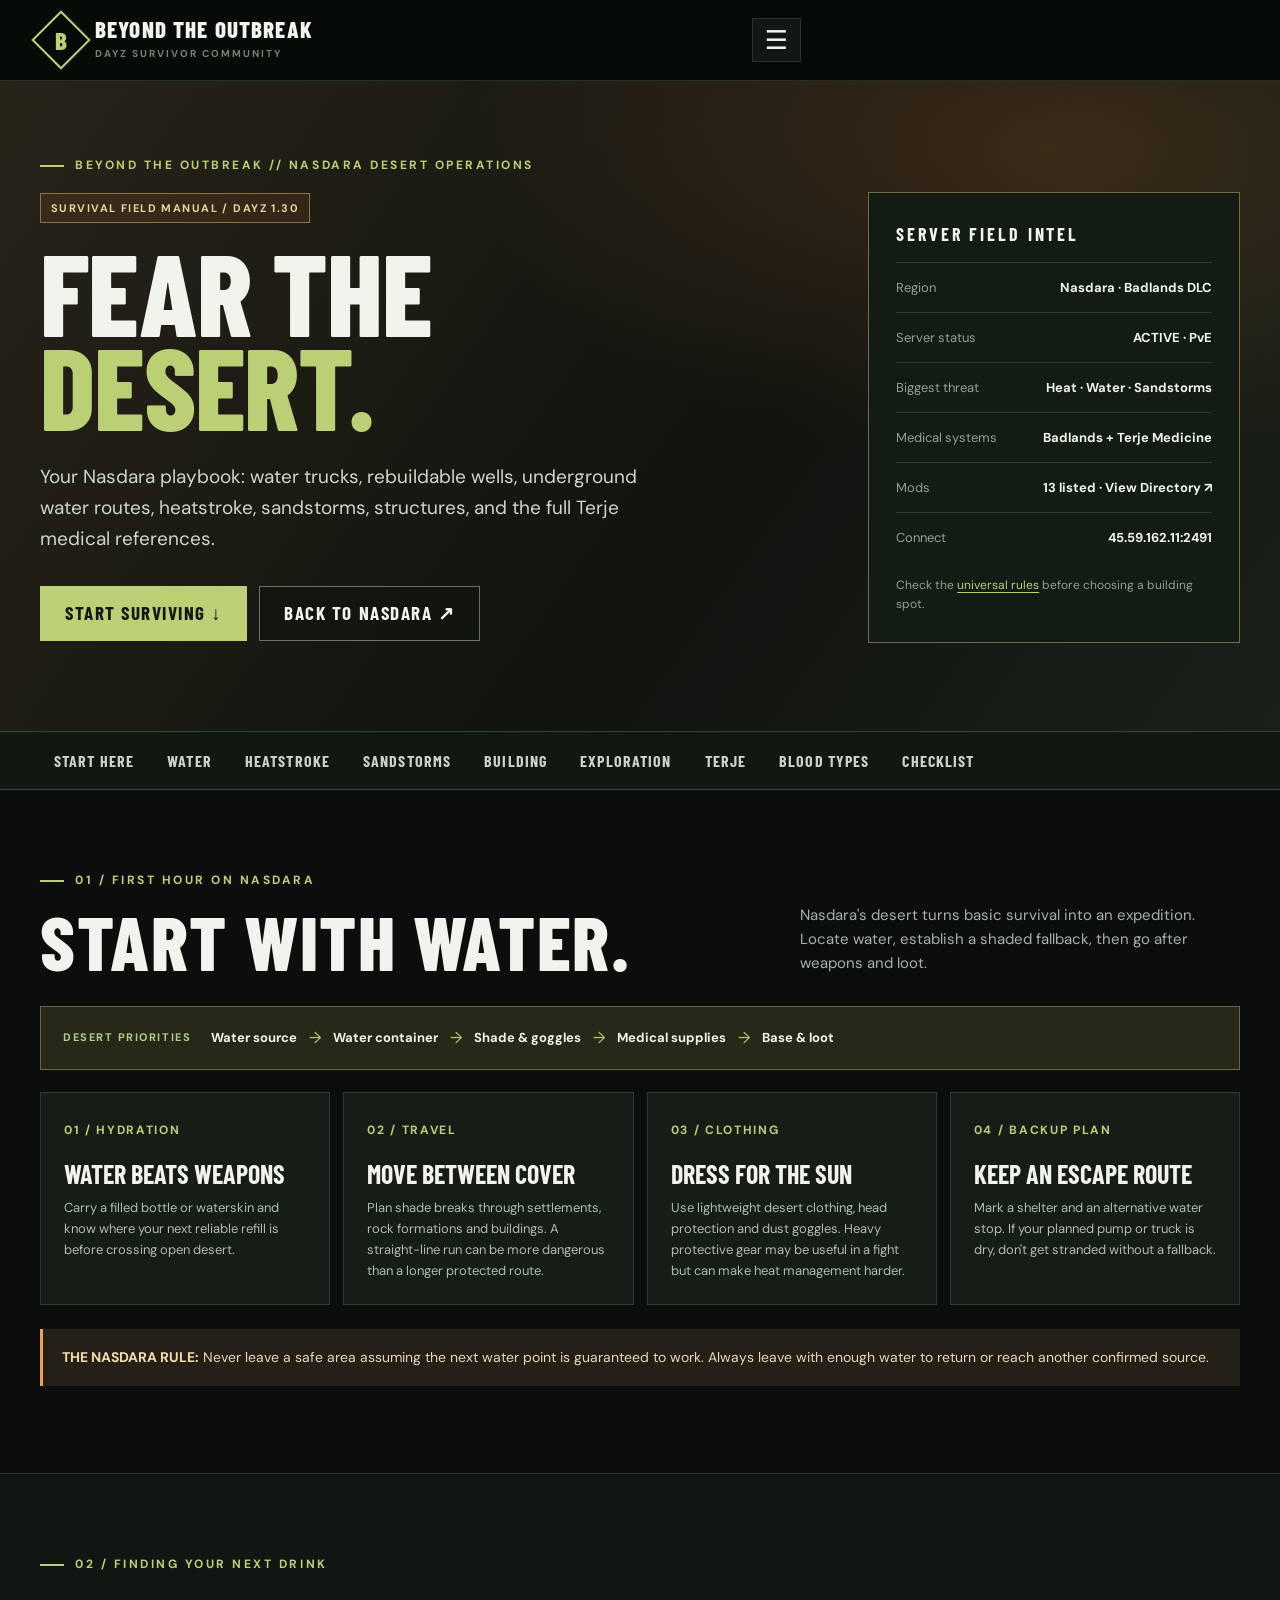
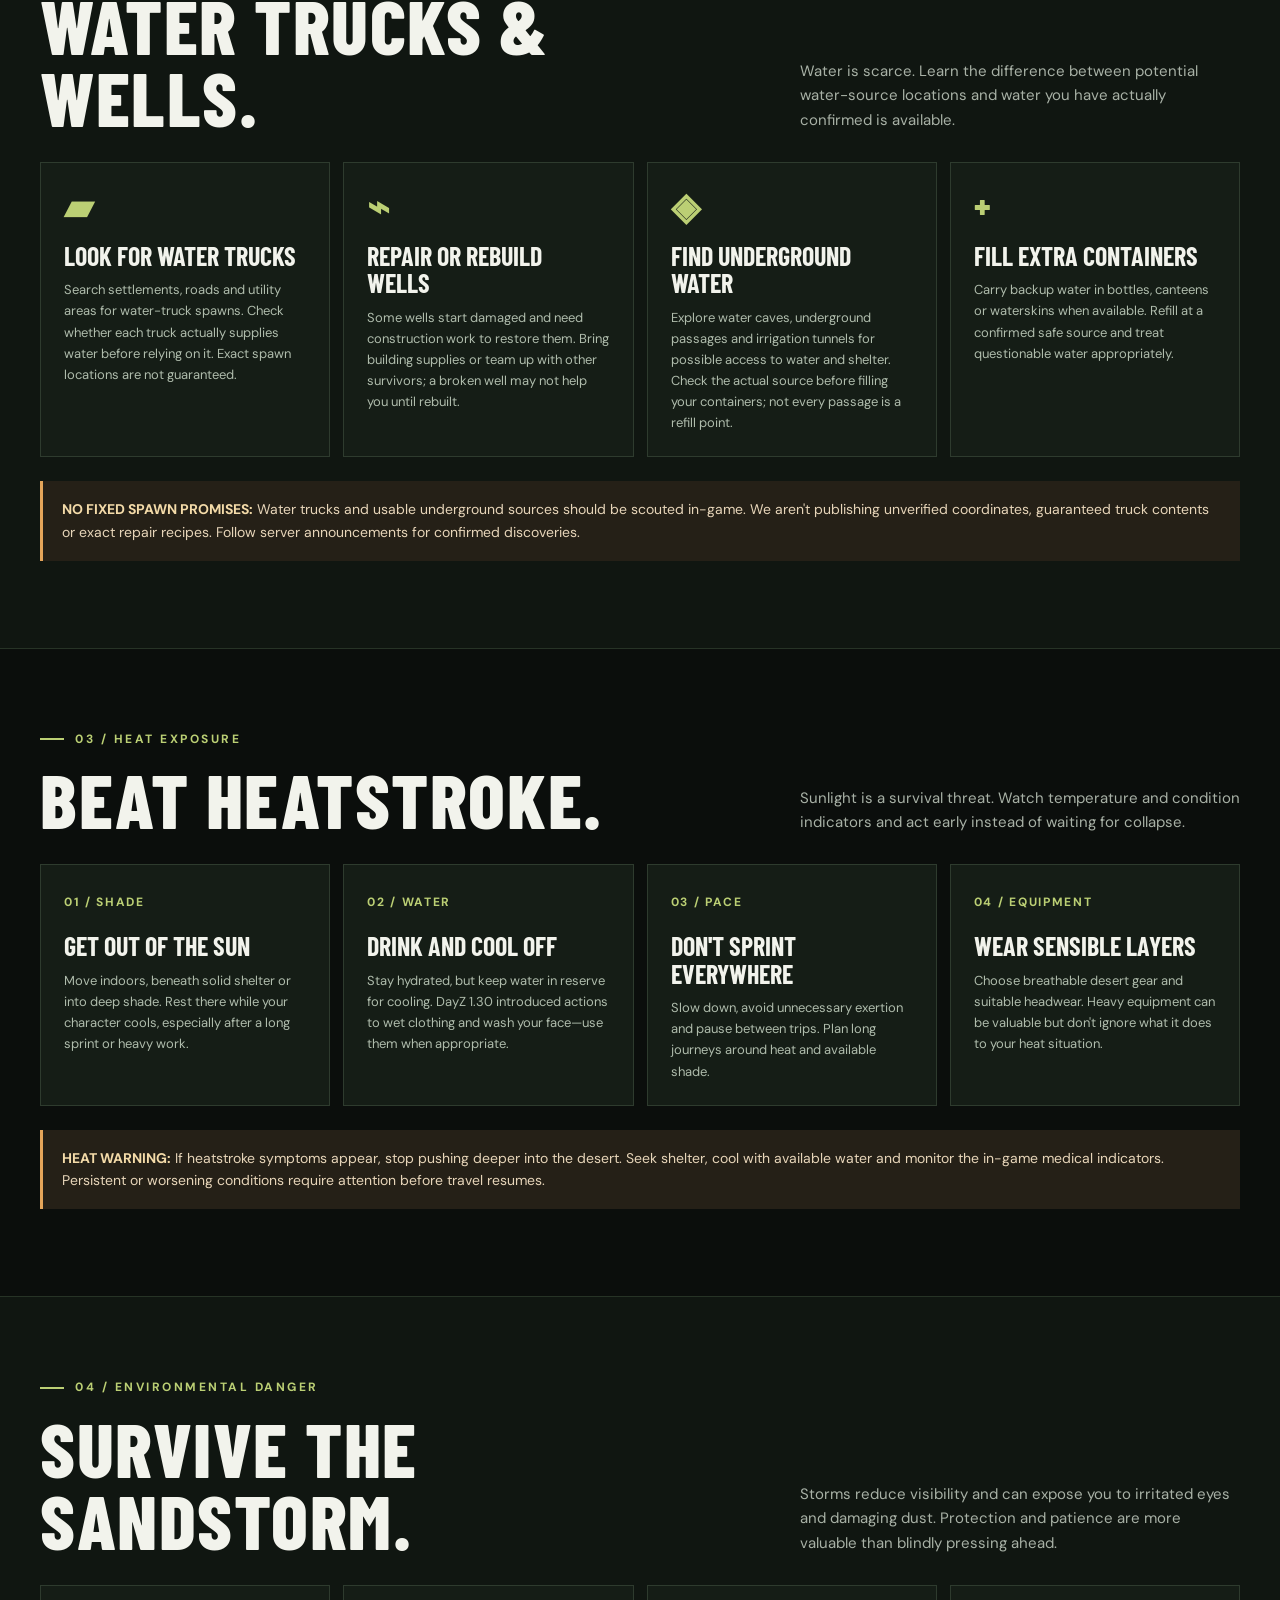
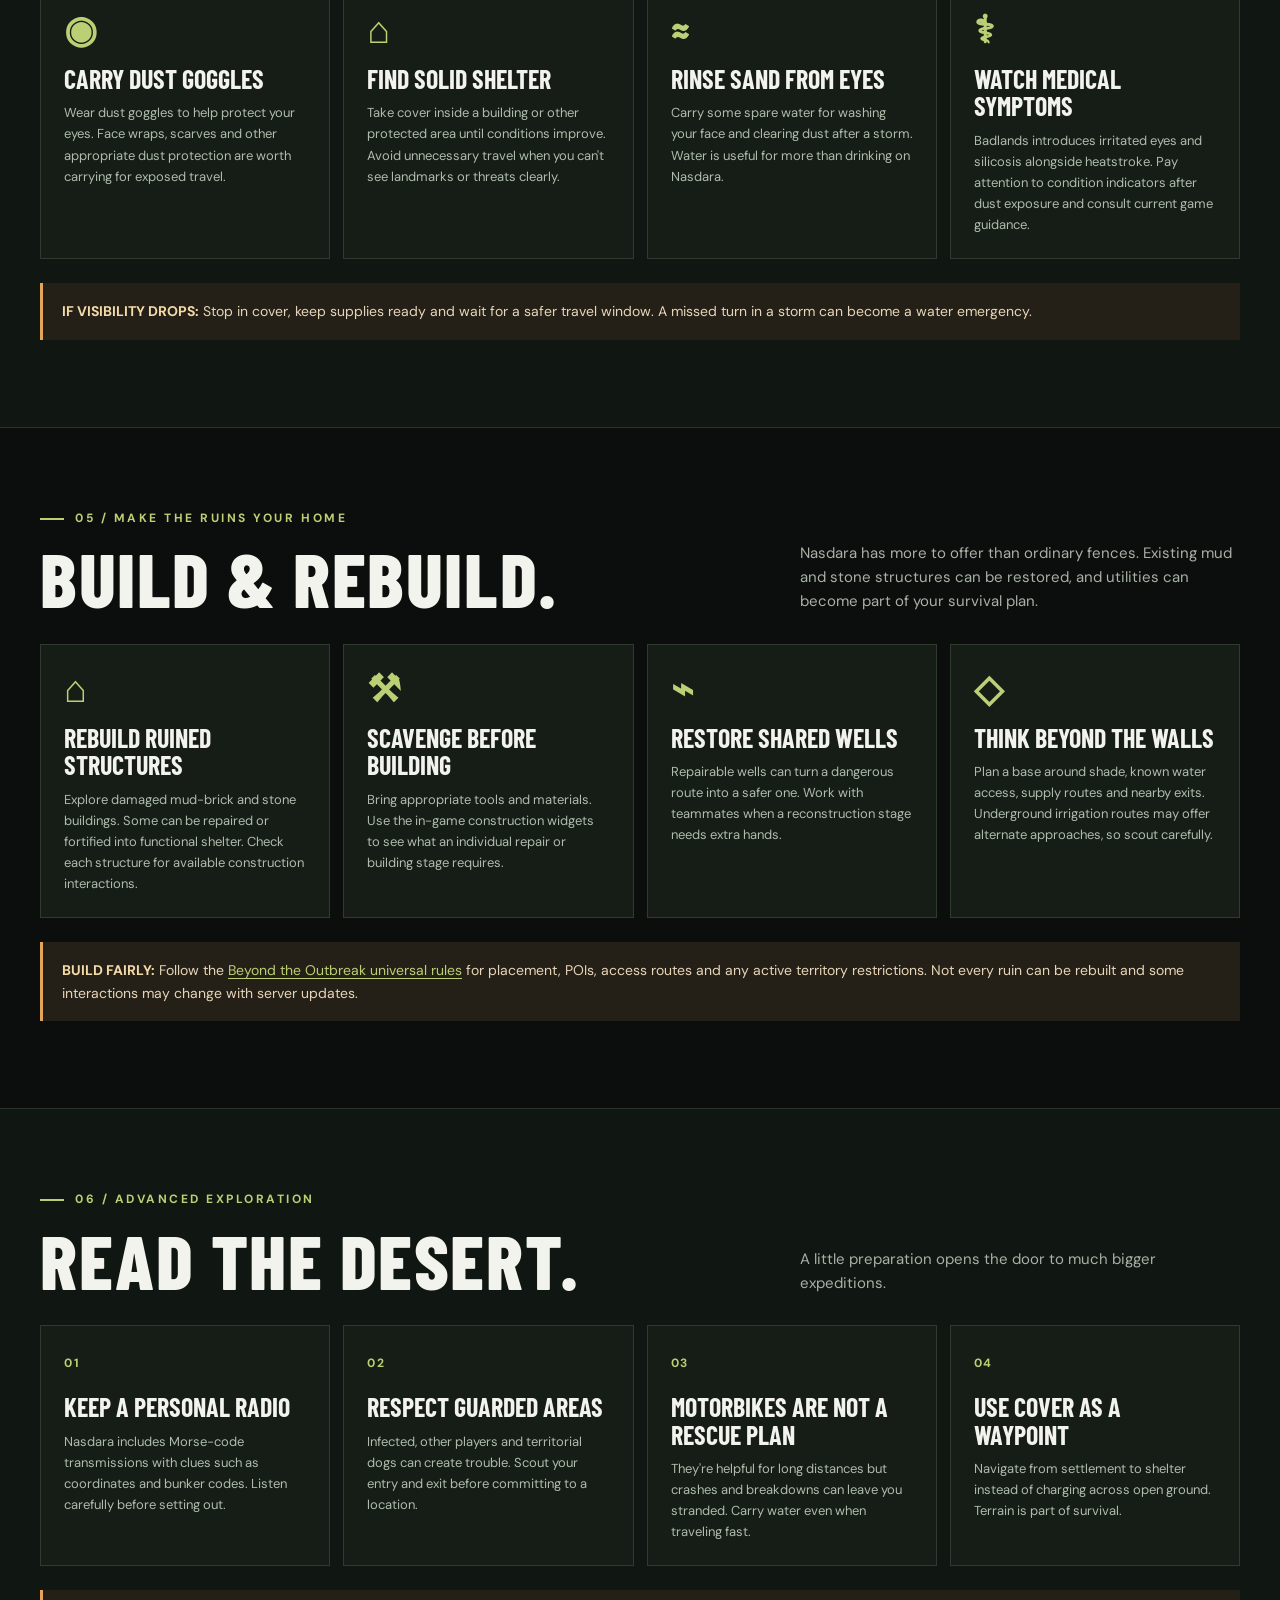
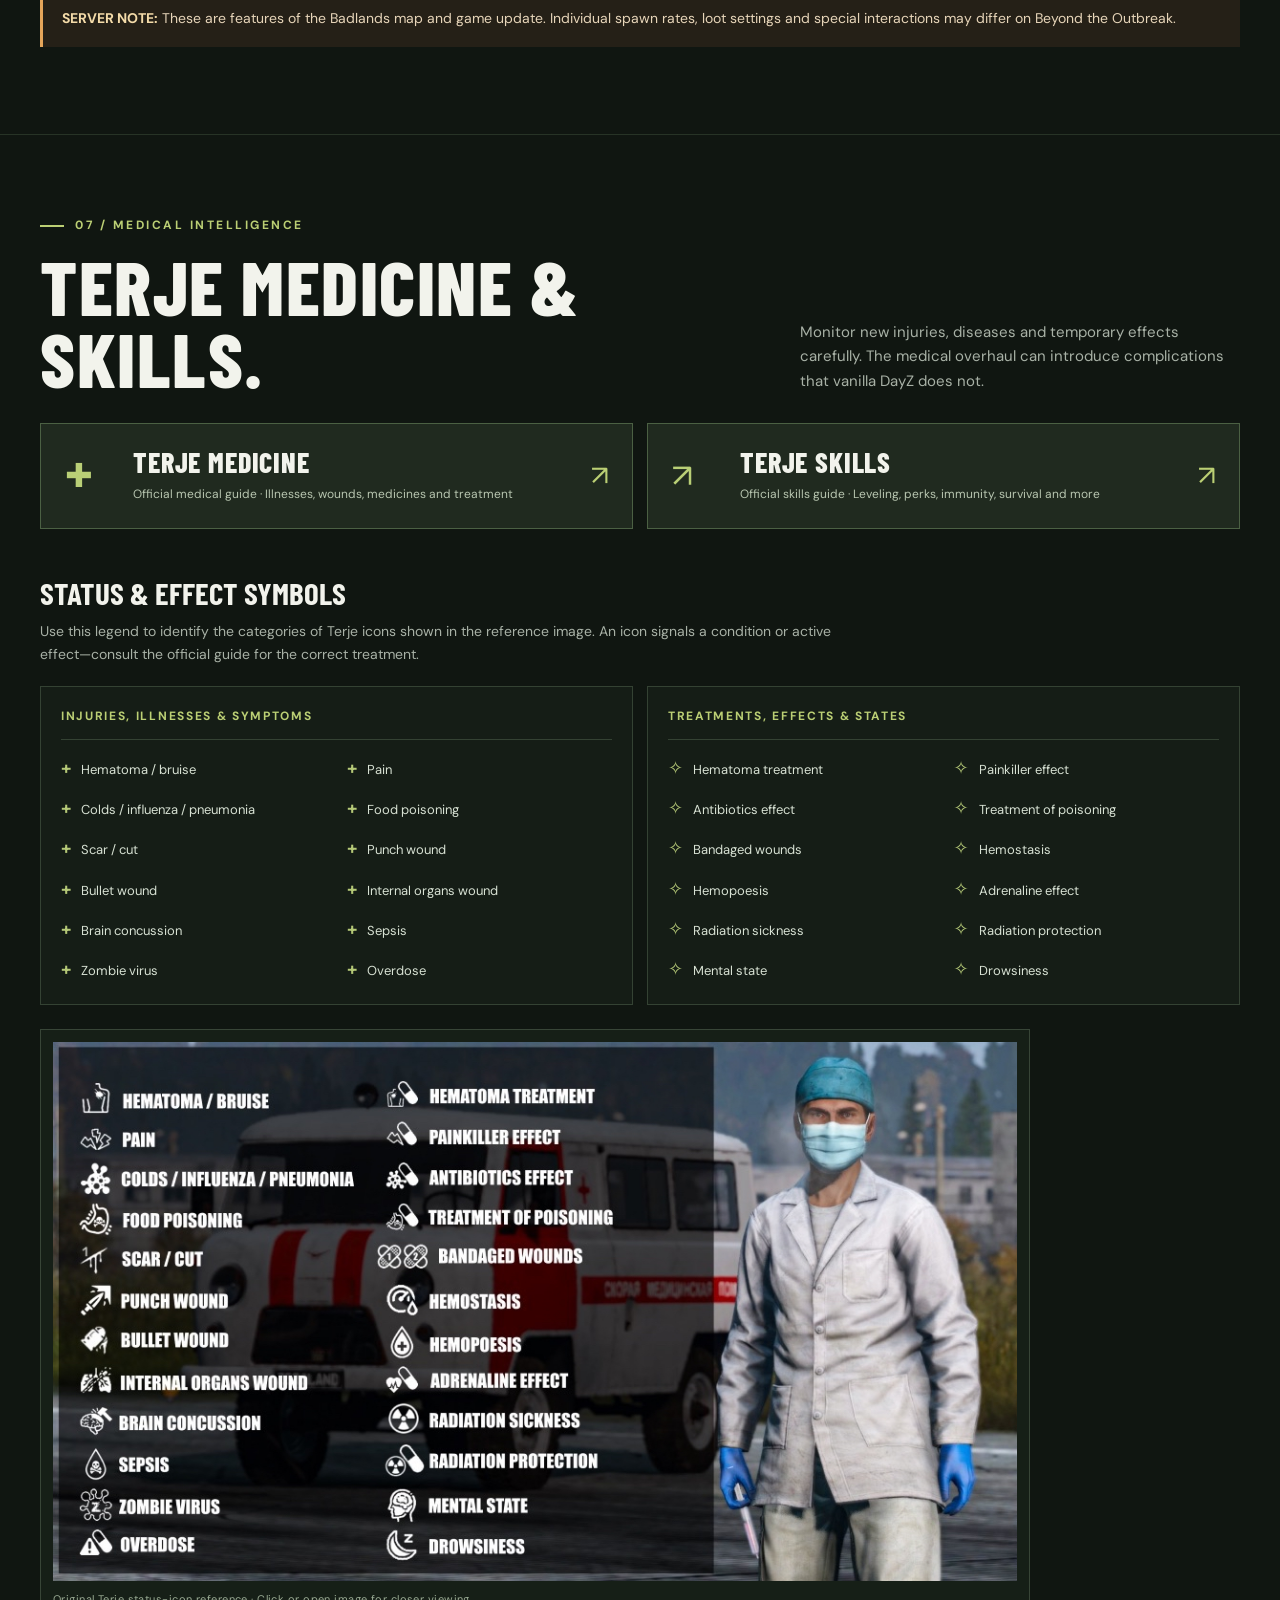
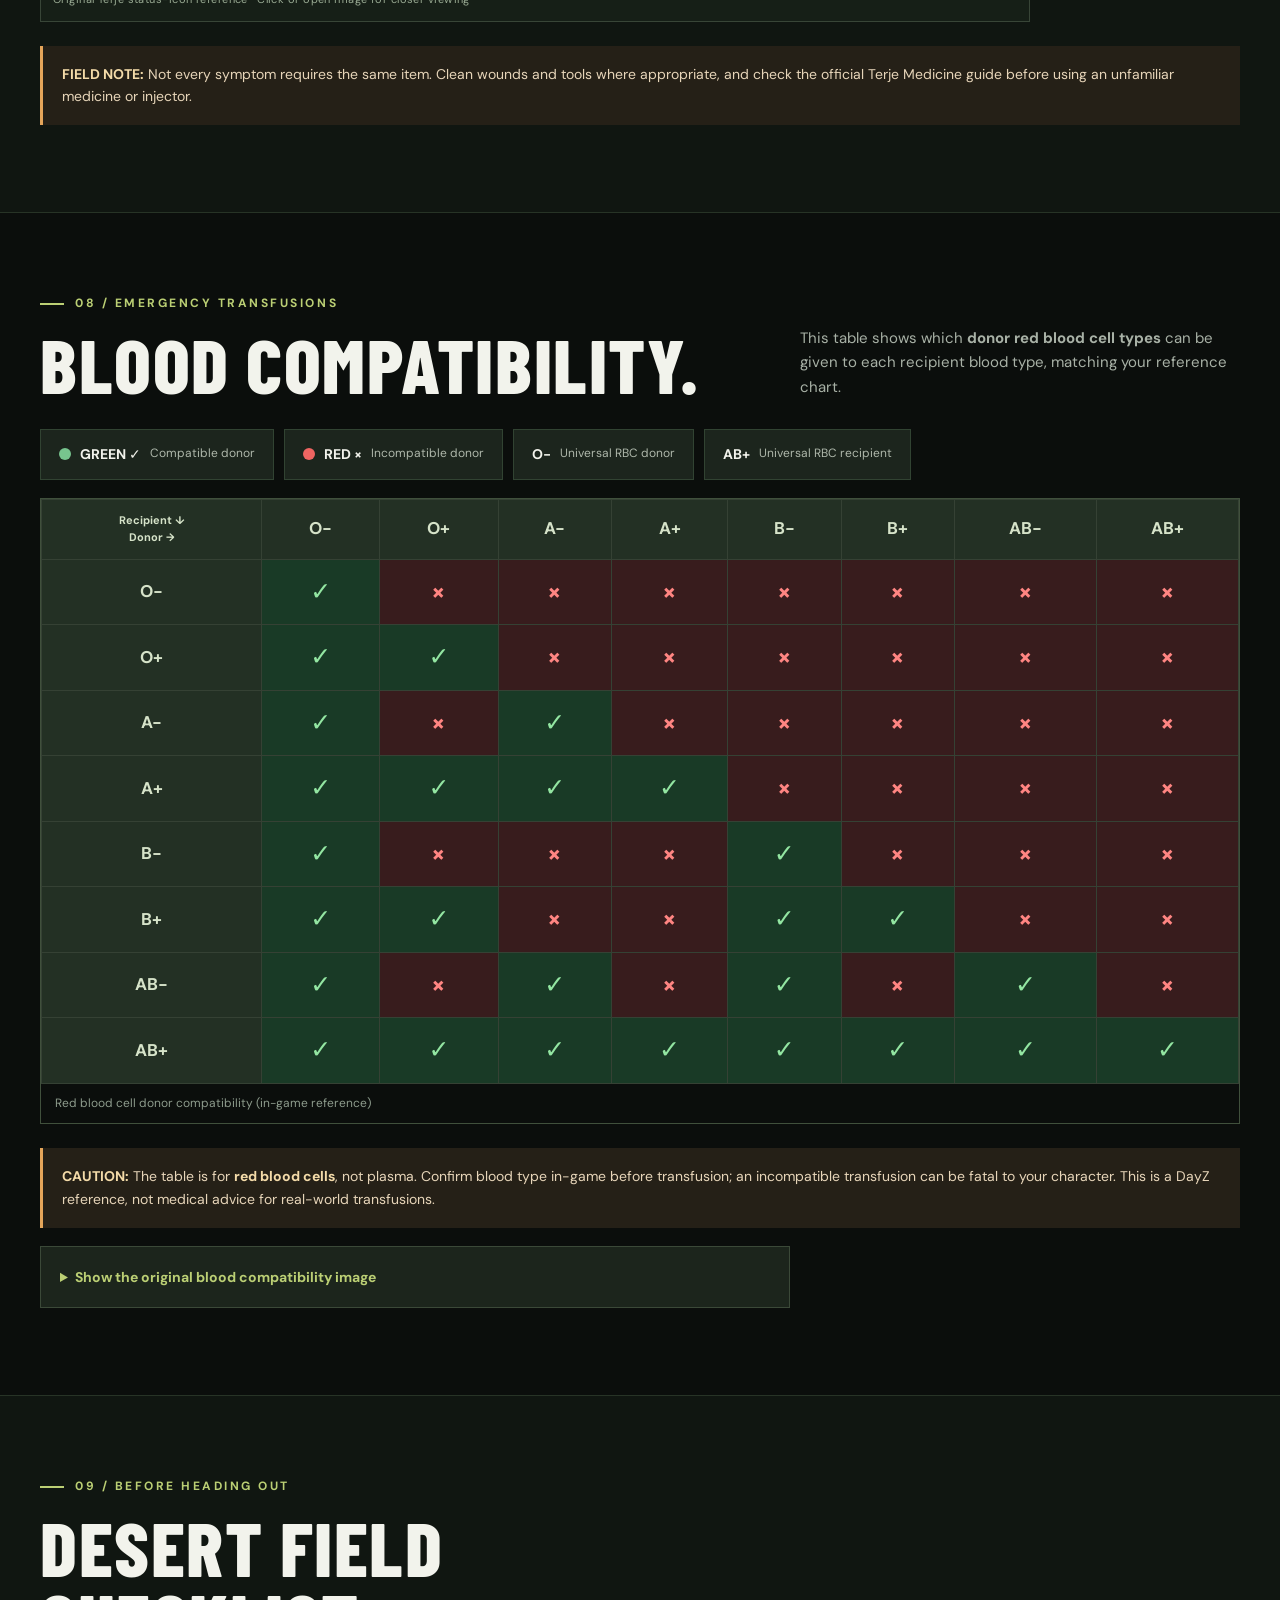
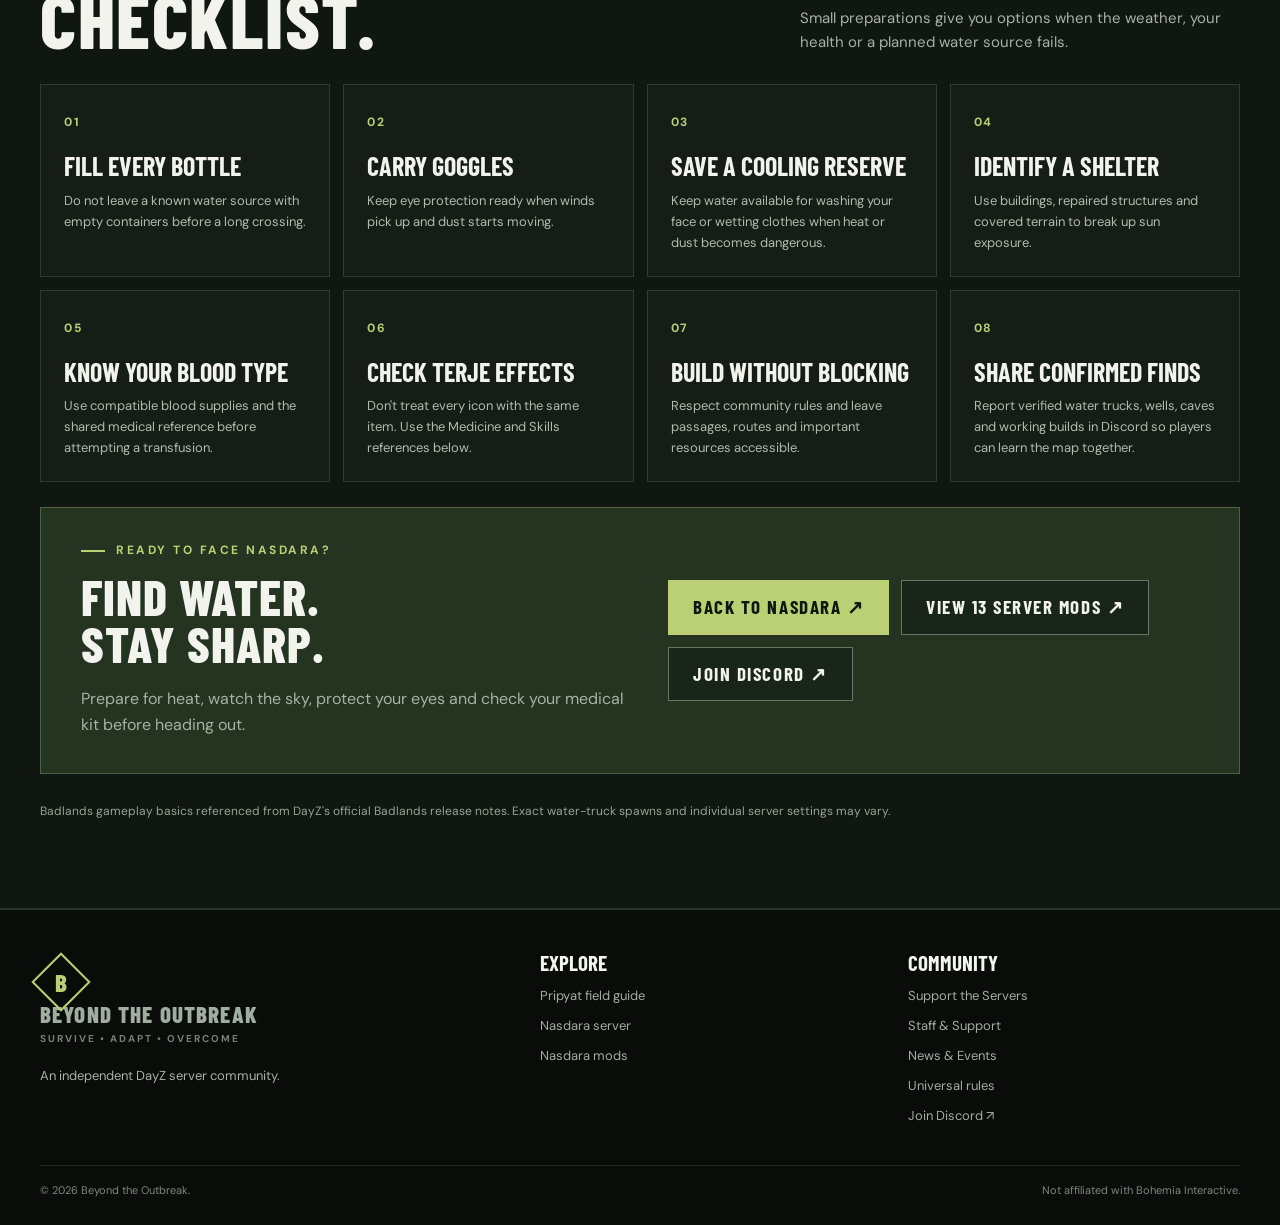
<file: nasdara-tips.html>
<!doctype html>
<html lang="en"><head>
<meta charset="utf-8"><meta name="viewport" content="width=device-width, initial-scale=1">
<meta name="theme-color" content="#0b0e0c">
<meta name="description" content="Beyond the Outbreak Nasdara survival guide: water truck spawns, rebuildable wells, water caves, heatstroke, sandstorms, goggles, bases, Terje medicine and skills, and blood compatibility.">
<title>Nasdara Survival Guide | Beyond the Outbreak</title>
<link rel="stylesheet" href="styles.css">
<link rel="stylesheet" href="deerisle-tips.css">
<script defer src="site-settings.js"></script><script defer src="site.js"></script>
<style>
/* Nasdara-specific atmosphere; reuses shared field guide styling. */
.nasdara-guide .guide-hero{background:radial-gradient(ellipse at 82% 10%,rgba(188,116,51,.24),transparent 39%),linear-gradient(125deg,#282319,#11130f 58%,#1a2119)}
.nasdara-guide .guide-tag{color:#e9d3a0;border-color:#8f714a;background:rgba(188,116,51,.12)}
.nasdara-guide .guide-alert{border-left-color:#e4a55a}
.nasdara-guide .priority-strip{background:#282819;border-color:#6d6441}
.nasdara-guide .guide-nav a{white-space:nowrap}
.nasdara-guide .guide-status{border-color:#726b45}
</style>
</head><body class="nasdara-guide">
<header class="site-header"><div class="container nav-wrap"><a class="brand" href="index.html" aria-label="Beyond the Outbreak home"><span class="brand-icon"><span>B</span></span><span><span class="brand-name">BEYOND THE OUTBREAK</span><span class="brand-sub">DAYZ SURVIVOR COMMUNITY</span></span></a><button class="nav-toggle" aria-controls="nav-list" aria-expanded="false" aria-label="Toggle navigation">☰</button><nav aria-label="Main navigation"><ul class="nav-list" id="nav-list"><li><a class="nav-link" href="index.html">Home</a></li><li><a class="nav-link" href="pripyat.html">Pripyat</a></li><li><a class="nav-link" aria-current="page" href="badlands.html">Nasdara</a></li><li><a class="nav-link" href="rules.html">Rules</a></li><li><a class="nav-link nav-cta" data-link="discord" href="#field-notes">Join Discord ↗</a></li></ul></nav></div></header>
<main>
<section class="guide-hero"><div class="container"><div class="eyebrow">Beyond the Outbreak // Nasdara desert operations</div><div class="guide-hero-grid"><div><span class="guide-tag">SURVIVAL FIELD MANUAL / DAYZ 1.30</span><h1>FEAR THE<br><span>DESERT.</span></h1><p class="lead">Your Nasdara playbook: water trucks, rebuildable wells, underground water routes, heatstroke, sandstorms, structures, and the full Terje medical references.</p><div class="actions"><a class="button button-primary" href="#start">Start surviving ↓</a><a class="button button-outline" href="badlands.html">Back to Nasdara ↗</a></div></div><aside class="guide-status"><span class="small-caps">SERVER FIELD INTEL</span><div class="guide-status-row"><span>Region</span><strong>Nasdara · Badlands DLC</strong></div><div class="guide-status-row"><span>Server status</span><strong>ACTIVE · PvE</strong></div><div class="guide-status-row"><span>Biggest threat</span><strong>Heat · Water · Sandstorms</strong></div><div class="guide-status-row"><span>Medical systems</span><strong>Badlands + Terje Medicine</strong></div><div class="guide-status-row"><span>Mods</span><strong><a href="nasdara-mods.html">13 listed · View Directory ↗</a></strong></div><div class="guide-status-row"><span>Connect</span><strong data-address="badlands">To be announced</strong></div><button type="button" class="button button-primary button-small hide" data-copy-address="badlands">Copy server address</button><p class="tiny-note">Check the <a href="rules.html">universal rules</a> before choosing a building spot.</p></aside></div></div></section>
<nav class="guide-nav" aria-label="Nasdara field guide topics"><div class="container guide-nav-inner"><a href="#start">Start Here</a><a href="#water">Water</a><a href="#heat">Heatstroke</a><a href="#sandstorms">Sandstorms</a><a href="#building">Building</a><a href="#exploration">Exploration</a><a href="#terje">Terje</a><a href="#blood">Blood Types</a><a href="#field-notes">Checklist</a></div></nav>

<section id="start" class="guide-section"><div class="container"><div class="guide-heading"><div><div class="eyebrow">01 / First hour on Nasdara</div><h2>START WITH WATER.</h2></div><p>Nasdara's desert turns basic survival into an expedition. Locate water, establish a shaded fallback, then go after weapons and loot.</p></div>
<div class="priority-strip"><span>DESERT PRIORITIES</span><strong>Water source</strong><em>→</em><strong>Water container</strong><em>→</em><strong>Shade &amp; goggles</strong><em>→</em><strong>Medical supplies</strong><em>→</em><strong>Base &amp; loot</strong></div>
<div class="advice-grid">
<article class="advice"><span>01 / HYDRATION</span><h3>Water beats weapons</h3><p>Carry a filled bottle or waterskin and know where your next reliable refill is before crossing open desert.</p></article>
<article class="advice"><span>02 / TRAVEL</span><h3>Move between cover</h3><p>Plan shade breaks through settlements, rock formations and buildings. A straight-line run can be more dangerous than a longer protected route.</p></article>
<article class="advice"><span>03 / CLOTHING</span><h3>Dress for the sun</h3><p>Use lightweight desert clothing, head protection and dust goggles. Heavy protective gear may be useful in a fight but can make heat management harder.</p></article>
<article class="advice"><span>04 / BACKUP PLAN</span><h3>Keep an escape route</h3><p>Mark a shelter and an alternative water stop. If your planned pump or truck is dry, don't get stranded without a fallback.</p></article>
</div><div class="guide-alert"><strong>THE NASDARA RULE:</strong> Never leave a safe area assuming the next water point is guaranteed to work. Always leave with enough water to return or reach another confirmed source.</div></div></section>

<section id="water" class="guide-section alt"><div class="container"><div class="guide-heading"><div><div class="eyebrow">02 / Finding your next drink</div><h2>WATER TRUCKS &amp; WELLS.</h2></div><p>Water is scarce. Learn the difference between potential water-source locations and water you have actually confirmed is available.</p></div>
<div class="tactic-grid">
<article class="tactic"><div class="tactic-icon">▰</div><h3>Look for water trucks</h3><p>Search settlements, roads and utility areas for water-truck spawns. Check whether each truck actually supplies water before relying on it. Exact spawn locations are not guaranteed.</p></article>
<article class="tactic"><div class="tactic-icon">⌁</div><h3>Repair or rebuild wells</h3><p>Some wells start damaged and need construction work to restore them. Bring building supplies or team up with other survivors; a broken well may not help you until rebuilt.</p></article>
<article class="tactic"><div class="tactic-icon">◈</div><h3>Find underground water</h3><p>Explore water caves, underground passages and irrigation tunnels for possible access to water and shelter. Check the actual source before filling your containers; not every passage is a refill point.</p></article>
<article class="tactic"><div class="tactic-icon">+</div><h3>Fill extra containers</h3><p>Carry backup water in bottles, canteens or waterskins when available. Refill at a confirmed safe source and treat questionable water appropriately.</p></article>
</div>
<div class="guide-alert"><strong>NO FIXED SPAWN PROMISES:</strong> Water trucks and usable underground sources should be scouted in-game. We aren't publishing unverified coordinates, guaranteed truck contents or exact repair recipes. Follow server announcements for confirmed discoveries.</div></div></section>

<section id="heat" class="guide-section"><div class="container"><div class="guide-heading"><div><div class="eyebrow">03 / Heat exposure</div><h2>BEAT HEATSTROKE.</h2></div><p>Sunlight is a survival threat. Watch temperature and condition indicators and act early instead of waiting for collapse.</p></div>
<div class="advice-grid">
<article class="advice"><span>01 / SHADE</span><h3>Get out of the sun</h3><p>Move indoors, beneath solid shelter or into deep shade. Rest there while your character cools, especially after a long sprint or heavy work.</p></article>
<article class="advice"><span>02 / WATER</span><h3>Drink and cool off</h3><p>Stay hydrated, but keep water in reserve for cooling. DayZ 1.30 introduced actions to wet clothing and wash your face—use them when appropriate.</p></article>
<article class="advice"><span>03 / PACE</span><h3>Don't sprint everywhere</h3><p>Slow down, avoid unnecessary exertion and pause between trips. Plan long journeys around heat and available shade.</p></article>
<article class="advice"><span>04 / EQUIPMENT</span><h3>Wear sensible layers</h3><p>Choose breathable desert gear and suitable headwear. Heavy equipment can be valuable but don't ignore what it does to your heat situation.</p></article>
</div>
<div class="guide-alert"><strong>HEAT WARNING:</strong> If heatstroke symptoms appear, stop pushing deeper into the desert. Seek shelter, cool with available water and monitor the in-game medical indicators. Persistent or worsening conditions require attention before travel resumes.</div></div></section>

<section id="sandstorms" class="guide-section alt"><div class="container"><div class="guide-heading"><div><div class="eyebrow">04 / Environmental danger</div><h2>SURVIVE THE SANDSTORM.</h2></div><p>Storms reduce visibility and can expose you to irritated eyes and damaging dust. Protection and patience are more valuable than blindly pressing ahead.</p></div>
<div class="tactic-grid">
<article class="tactic"><div class="tactic-icon">◉</div><h3>Carry dust goggles</h3><p>Wear dust goggles to help protect your eyes. Face wraps, scarves and other appropriate dust protection are worth carrying for exposed travel.</p></article>
<article class="tactic"><div class="tactic-icon">⌂</div><h3>Find solid shelter</h3><p>Take cover inside a building or other protected area until conditions improve. Avoid unnecessary travel when you can't see landmarks or threats clearly.</p></article>
<article class="tactic"><div class="tactic-icon">≈</div><h3>Rinse sand from eyes</h3><p>Carry some spare water for washing your face and clearing dust after a storm. Water is useful for more than drinking on Nasdara.</p></article>
<article class="tactic"><div class="tactic-icon">⚕</div><h3>Watch medical symptoms</h3><p>Badlands introduces irritated eyes and silicosis alongside heatstroke. Pay attention to condition indicators after dust exposure and consult current game guidance.</p></article>
</div>
<div class="guide-alert"><strong>IF VISIBILITY DROPS:</strong> Stop in cover, keep supplies ready and wait for a safer travel window. A missed turn in a storm can become a water emergency.</div></div></section>

<section id="building" class="guide-section"><div class="container"><div class="guide-heading"><div><div class="eyebrow">05 / Make the ruins your home</div><h2>BUILD &amp; REBUILD.</h2></div><p>Nasdara has more to offer than ordinary fences. Existing mud and stone structures can be restored, and utilities can become part of your survival plan.</p></div>
<div class="tactic-grid">
<article class="tactic"><div class="tactic-icon">⌂</div><h3>Rebuild ruined structures</h3><p>Explore damaged mud-brick and stone buildings. Some can be repaired or fortified into functional shelter. Check each structure for available construction interactions.</p></article>
<article class="tactic"><div class="tactic-icon">⚒</div><h3>Scavenge before building</h3><p>Bring appropriate tools and materials. Use the in-game construction widgets to see what an individual repair or building stage requires.</p></article>
<article class="tactic"><div class="tactic-icon">⌁</div><h3>Restore shared wells</h3><p>Repairable wells can turn a dangerous route into a safer one. Work with teammates when a reconstruction stage needs extra hands.</p></article>
<article class="tactic"><div class="tactic-icon">◇</div><h3>Think beyond the walls</h3><p>Plan a base around shade, known water access, supply routes and nearby exits. Underground irrigation routes may offer alternate approaches, so scout carefully.</p></article>
</div><div class="guide-alert"><strong>BUILD FAIRLY:</strong> Follow the <a href="rules.html">Beyond the Outbreak universal rules</a> for placement, POIs, access routes and any active territory restrictions. Not every ruin can be rebuilt and some interactions may change with server updates.</div></div></section>

<section id="exploration" class="guide-section alt"><div class="container"><div class="guide-heading"><div><div class="eyebrow">06 / Advanced exploration</div><h2>READ THE DESERT.</h2></div><p>A little preparation opens the door to much bigger expeditions.</p></div>
<div class="field-grid">
<article><span>01</span><h3>Keep a personal radio</h3><p>Nasdara includes Morse-code transmissions with clues such as coordinates and bunker codes. Listen carefully before setting out.</p></article>
<article><span>02</span><h3>Respect guarded areas</h3><p>Infected, other players and territorial dogs can create trouble. Scout your entry and exit before committing to a location.</p></article>
<article><span>03</span><h3>Motorbikes are not a rescue plan</h3><p>They're helpful for long distances but crashes and breakdowns can leave you stranded. Carry water even when traveling fast.</p></article>
<article><span>04</span><h3>Use cover as a waypoint</h3><p>Navigate from settlement to shelter instead of charging across open ground. Terrain is part of survival.</p></article>
</div><div class="guide-alert"><strong>SERVER NOTE:</strong> These are features of the Badlands map and game update. Individual spawn rates, loot settings and special interactions may differ on Beyond the Outbreak.</div></div></section>

<section id="terje" class="guide-section alt"><div class="container"><div class="guide-heading"><div><div class="eyebrow">07 / Medical intelligence</div><h2>TERJE MEDICINE &amp; SKILLS.</h2></div><p>Monitor new injuries, diseases and temporary effects carefully. The medical overhaul can introduce complications that vanilla DayZ does not.</p></div>
<div class="resource-grid"><a class="resource-card" href="https://github.com/TerjeBruoygard/TerjeMods/tree/master/WIKI/en/Medicine" target="_blank" rel="noopener noreferrer"><span class="resource-symbol">✚</span><span><strong>TERJE MEDICINE</strong><small>Official medical guide · Illnesses, wounds, medicines and treatment</small></span><span class="resource-arrow">↗</span></a><a class="resource-card" href="https://github.com/TerjeBruoygard/TerjeMods/tree/master/WIKI/en/Skills" target="_blank" rel="noopener noreferrer"><span class="resource-symbol">↗</span><span><strong>TERJE SKILLS</strong><small>Official skills guide · Leveling, perks, immunity, survival and more</small></span><span class="resource-arrow">↗</span></a></div>
<div class="guide-subhead"><h3>STATUS &amp; EFFECT SYMBOLS</h3><p>Use this legend to identify the categories of Terje icons shown in the reference image. An icon signals a condition or active effect—consult the official guide for the correct treatment.</p></div>
<div class="legend-grid"><div class="legend-panel"><div class="legend-label">Injuries, illnesses &amp; symptoms</div><ul class="icon-legend"><li><span class="legend-cross" aria-hidden="true">+</span>Hematoma / bruise</li><li><span class="legend-cross" aria-hidden="true">+</span>Pain</li><li><span class="legend-cross" aria-hidden="true">+</span>Colds / influenza / pneumonia</li><li><span class="legend-cross" aria-hidden="true">+</span>Food poisoning</li><li><span class="legend-cross" aria-hidden="true">+</span>Scar / cut</li><li><span class="legend-cross" aria-hidden="true">+</span>Punch wound</li><li><span class="legend-cross" aria-hidden="true">+</span>Bullet wound</li><li><span class="legend-cross" aria-hidden="true">+</span>Internal organs wound</li><li><span class="legend-cross" aria-hidden="true">+</span>Brain concussion</li><li><span class="legend-cross" aria-hidden="true">+</span>Sepsis</li><li><span class="legend-cross" aria-hidden="true">+</span>Zombie virus</li><li><span class="legend-cross" aria-hidden="true">+</span>Overdose</li></ul></div><div class="legend-panel"><div class="legend-label">Treatments, effects &amp; states</div><ul class="icon-legend"><li><span class="legend-symbol" aria-hidden="true">✧</span>Hematoma treatment</li><li><span class="legend-symbol" aria-hidden="true">✧</span>Painkiller effect</li><li><span class="legend-symbol" aria-hidden="true">✧</span>Antibiotics effect</li><li><span class="legend-symbol" aria-hidden="true">✧</span>Treatment of poisoning</li><li><span class="legend-symbol" aria-hidden="true">✧</span>Bandaged wounds</li><li><span class="legend-symbol" aria-hidden="true">✧</span>Hemostasis</li><li><span class="legend-symbol" aria-hidden="true">✧</span>Hemopoesis</li><li><span class="legend-symbol" aria-hidden="true">✧</span>Adrenaline effect</li><li><span class="legend-symbol" aria-hidden="true">✧</span>Radiation sickness</li><li><span class="legend-symbol" aria-hidden="true">✧</span>Radiation protection</li><li><span class="legend-symbol" aria-hidden="true">✧</span>Mental state</li><li><span class="legend-symbol" aria-hidden="true">✧</span>Drowsiness</li></ul></div></div>
<div class="reference wide-reference"><img src="assets/guides/terje-status-reference.png" alt="Original Terje medical status icon reference depicting all listed injuries, diseases, treatments and effects" loading="lazy"><div class="reference-caption">Original Terje status-icon reference · Click or open image for closer viewing</div></div>
<div class="guide-alert"><strong>FIELD NOTE:</strong> Not every symptom requires the same item. Clean wounds and tools where appropriate, and check the official Terje Medicine guide before using an unfamiliar medicine or injector.</div></div></section>


<section id="blood" class="guide-section"><div class="container"><div class="guide-heading"><div><div class="eyebrow">08 / Emergency transfusions</div><h2>BLOOD COMPATIBILITY.</h2></div><p>This table shows which <strong>donor red blood cell types</strong> can be given to each recipient blood type, matching your reference chart.</p></div>
<div class="blood-notes"><div><span class="good-dot"></span><strong>GREEN ✓</strong><small>Compatible donor</small></div><div><span class="bad-dot"></span><strong>RED ×</strong><small>Incompatible donor</small></div><div><strong>O−</strong><small>Universal RBC donor</small></div><div><strong>AB+</strong><small>Universal RBC recipient</small></div></div>
<div class="table-scroll"><table class="blood-table"><caption>Red blood cell donor compatibility (in-game reference)</caption><thead><tr><th scope="col" class="corner">Recipient ↓<br>Donor →</th><th scope="col">O−</th><th scope="col">O+</th><th scope="col">A−</th><th scope="col">A+</th><th scope="col">B−</th><th scope="col">B+</th><th scope="col">AB−</th><th scope="col">AB+</th></tr></thead><tbody><tr><th scope="row">O−</th><td class="good" aria-label="O− to O−: compatible"><span aria-hidden="true">✓</span></td><td class="bad" aria-label="O+ to O−: not compatible"><span aria-hidden="true">×</span></td><td class="bad" aria-label="A− to O−: not compatible"><span aria-hidden="true">×</span></td><td class="bad" aria-label="A+ to O−: not compatible"><span aria-hidden="true">×</span></td><td class="bad" aria-label="B− to O−: not compatible"><span aria-hidden="true">×</span></td><td class="bad" aria-label="B+ to O−: not compatible"><span aria-hidden="true">×</span></td><td class="bad" aria-label="AB− to O−: not compatible"><span aria-hidden="true">×</span></td><td class="bad" aria-label="AB+ to O−: not compatible"><span aria-hidden="true">×</span></td></tr><tr><th scope="row">O+</th><td class="good" aria-label="O− to O+: compatible"><span aria-hidden="true">✓</span></td><td class="good" aria-label="O+ to O+: compatible"><span aria-hidden="true">✓</span></td><td class="bad" aria-label="A− to O+: not compatible"><span aria-hidden="true">×</span></td><td class="bad" aria-label="A+ to O+: not compatible"><span aria-hidden="true">×</span></td><td class="bad" aria-label="B− to O+: not compatible"><span aria-hidden="true">×</span></td><td class="bad" aria-label="B+ to O+: not compatible"><span aria-hidden="true">×</span></td><td class="bad" aria-label="AB− to O+: not compatible"><span aria-hidden="true">×</span></td><td class="bad" aria-label="AB+ to O+: not compatible"><span aria-hidden="true">×</span></td></tr><tr><th scope="row">A−</th><td class="good" aria-label="O− to A−: compatible"><span aria-hidden="true">✓</span></td><td class="bad" aria-label="O+ to A−: not compatible"><span aria-hidden="true">×</span></td><td class="good" aria-label="A− to A−: compatible"><span aria-hidden="true">✓</span></td><td class="bad" aria-label="A+ to A−: not compatible"><span aria-hidden="true">×</span></td><td class="bad" aria-label="B− to A−: not compatible"><span aria-hidden="true">×</span></td><td class="bad" aria-label="B+ to A−: not compatible"><span aria-hidden="true">×</span></td><td class="bad" aria-label="AB− to A−: not compatible"><span aria-hidden="true">×</span></td><td class="bad" aria-label="AB+ to A−: not compatible"><span aria-hidden="true">×</span></td></tr><tr><th scope="row">A+</th><td class="good" aria-label="O− to A+: compatible"><span aria-hidden="true">✓</span></td><td class="good" aria-label="O+ to A+: compatible"><span aria-hidden="true">✓</span></td><td class="good" aria-label="A− to A+: compatible"><span aria-hidden="true">✓</span></td><td class="good" aria-label="A+ to A+: compatible"><span aria-hidden="true">✓</span></td><td class="bad" aria-label="B− to A+: not compatible"><span aria-hidden="true">×</span></td><td class="bad" aria-label="B+ to A+: not compatible"><span aria-hidden="true">×</span></td><td class="bad" aria-label="AB− to A+: not compatible"><span aria-hidden="true">×</span></td><td class="bad" aria-label="AB+ to A+: not compatible"><span aria-hidden="true">×</span></td></tr><tr><th scope="row">B−</th><td class="good" aria-label="O− to B−: compatible"><span aria-hidden="true">✓</span></td><td class="bad" aria-label="O+ to B−: not compatible"><span aria-hidden="true">×</span></td><td class="bad" aria-label="A− to B−: not compatible"><span aria-hidden="true">×</span></td><td class="bad" aria-label="A+ to B−: not compatible"><span aria-hidden="true">×</span></td><td class="good" aria-label="B− to B−: compatible"><span aria-hidden="true">✓</span></td><td class="bad" aria-label="B+ to B−: not compatible"><span aria-hidden="true">×</span></td><td class="bad" aria-label="AB− to B−: not compatible"><span aria-hidden="true">×</span></td><td class="bad" aria-label="AB+ to B−: not compatible"><span aria-hidden="true">×</span></td></tr><tr><th scope="row">B+</th><td class="good" aria-label="O− to B+: compatible"><span aria-hidden="true">✓</span></td><td class="good" aria-label="O+ to B+: compatible"><span aria-hidden="true">✓</span></td><td class="bad" aria-label="A− to B+: not compatible"><span aria-hidden="true">×</span></td><td class="bad" aria-label="A+ to B+: not compatible"><span aria-hidden="true">×</span></td><td class="good" aria-label="B− to B+: compatible"><span aria-hidden="true">✓</span></td><td class="good" aria-label="B+ to B+: compatible"><span aria-hidden="true">✓</span></td><td class="bad" aria-label="AB− to B+: not compatible"><span aria-hidden="true">×</span></td><td class="bad" aria-label="AB+ to B+: not compatible"><span aria-hidden="true">×</span></td></tr><tr><th scope="row">AB−</th><td class="good" aria-label="O− to AB−: compatible"><span aria-hidden="true">✓</span></td><td class="bad" aria-label="O+ to AB−: not compatible"><span aria-hidden="true">×</span></td><td class="good" aria-label="A− to AB−: compatible"><span aria-hidden="true">✓</span></td><td class="bad" aria-label="A+ to AB−: not compatible"><span aria-hidden="true">×</span></td><td class="good" aria-label="B− to AB−: compatible"><span aria-hidden="true">✓</span></td><td class="bad" aria-label="B+ to AB−: not compatible"><span aria-hidden="true">×</span></td><td class="good" aria-label="AB− to AB−: compatible"><span aria-hidden="true">✓</span></td><td class="bad" aria-label="AB+ to AB−: not compatible"><span aria-hidden="true">×</span></td></tr><tr><th scope="row">AB+</th><td class="good" aria-label="O− to AB+: compatible"><span aria-hidden="true">✓</span></td><td class="good" aria-label="O+ to AB+: compatible"><span aria-hidden="true">✓</span></td><td class="good" aria-label="A− to AB+: compatible"><span aria-hidden="true">✓</span></td><td class="good" aria-label="A+ to AB+: compatible"><span aria-hidden="true">✓</span></td><td class="good" aria-label="B− to AB+: compatible"><span aria-hidden="true">✓</span></td><td class="good" aria-label="B+ to AB+: compatible"><span aria-hidden="true">✓</span></td><td class="good" aria-label="AB− to AB+: compatible"><span aria-hidden="true">✓</span></td><td class="good" aria-label="AB+ to AB+: compatible"><span aria-hidden="true">✓</span></td></tr></tbody></table></div>
<div class="guide-alert"><strong>CAUTION:</strong> The table is for <strong>red blood cells</strong>, not plasma. Confirm blood type in-game before transfusion; an incompatible transfusion can be fatal to your character. This is a DayZ reference, not medical advice for real-world transfusions.</div>
<details class="original-graphic"><summary>Show the original blood compatibility image</summary><img src="assets/guides/blood-compatibility-reference.png" alt="Red blood cell compatibility reference with O negative, O positive, A negative, A positive, B negative, B positive, AB negative and AB positive recipient and donor types" loading="lazy"></details>
</div></section>


<section id="field-notes" class="guide-section alt"><div class="container"><div class="guide-heading"><div><div class="eyebrow">09 / Before heading out</div><h2>DESERT FIELD CHECKLIST.</h2></div><p>Small preparations give you options when the weather, your health or a planned water source fails.</p></div>
<div class="field-grid">
<article><span>01</span><h3>Fill every bottle</h3><p>Do not leave a known water source with empty containers before a long crossing.</p></article>
<article><span>02</span><h3>Carry goggles</h3><p>Keep eye protection ready when winds pick up and dust starts moving.</p></article>
<article><span>03</span><h3>Save a cooling reserve</h3><p>Keep water available for washing your face or wetting clothes when heat or dust becomes dangerous.</p></article>
<article><span>04</span><h3>Identify a shelter</h3><p>Use buildings, repaired structures and covered terrain to break up sun exposure.</p></article>
<article><span>05</span><h3>Know your blood type</h3><p>Use compatible blood supplies and the shared medical reference before attempting a transfusion.</p></article>
<article><span>06</span><h3>Check Terje effects</h3><p>Don't treat every icon with the same item. Use the Medicine and Skills references below.</p></article>
<article><span>07</span><h3>Build without blocking</h3><p>Respect community rules and leave passages, routes and important resources accessible.</p></article>
<article><span>08</span><h3>Share confirmed finds</h3><p>Report verified water trucks, wells, caves and working builds in Discord so players can learn the map together.</p></article>
</div>
<div class="end-cta"><div><div class="eyebrow">Ready to face Nasdara?</div><h2>FIND WATER.<br>STAY SHARP.</h2><p>Prepare for heat, watch the sky, protect your eyes and check your medical kit before heading out.</p></div><div class="actions"><a class="button button-primary" href="badlands.html">Back to Nasdara ↗</a><a class="button button-outline" href="nasdara-mods.html">View 13 server mods ↗</a><a class="button button-outline hide" data-link="discord" href="#field-notes">Join Discord ↗</a></div></div>
<div style="margin-top:28px;color:#95a591;font-size:12px">Badlands gameplay basics referenced from <a href="https://dayz.com/article/game-update/dayz-badlands-out-now" target="_blank" rel="noopener noreferrer">DayZ's official Badlands release notes</a>. Exact water-truck spawns and individual server settings may vary.</div>
</div></section>
</main>
<footer class="site-footer"><div class="container"><div class="footer-grid"><div><a class="brand" href="index.html"><span class="brand-icon"><span>B</span></span><span><span class="brand-name">BEYOND THE OUTBREAK</span><span class="brand-sub">SURVIVE • ADAPT • OVERCOME</span></span></a><p style="max-width:330px;margin-top:18px">An independent DayZ server community.</p></div><div><h3>EXPLORE</h3><a href="pripyat-tips.html">Pripyat field guide</a><a href="badlands.html">Nasdara server</a><a href="nasdara-mods.html">Nasdara mods</a></div><div><h3>COMMUNITY</h3><a href="rules.html">Universal rules</a><a class="hide" data-link="discord" href="#field-notes">Join Discord ↗</a></div></div><div class="footer-bottom"><span>© 2026 Beyond the Outbreak.</span><span>Not affiliated with Bohemia Interactive.</span></div></div></footer>
</body></html>
</file>
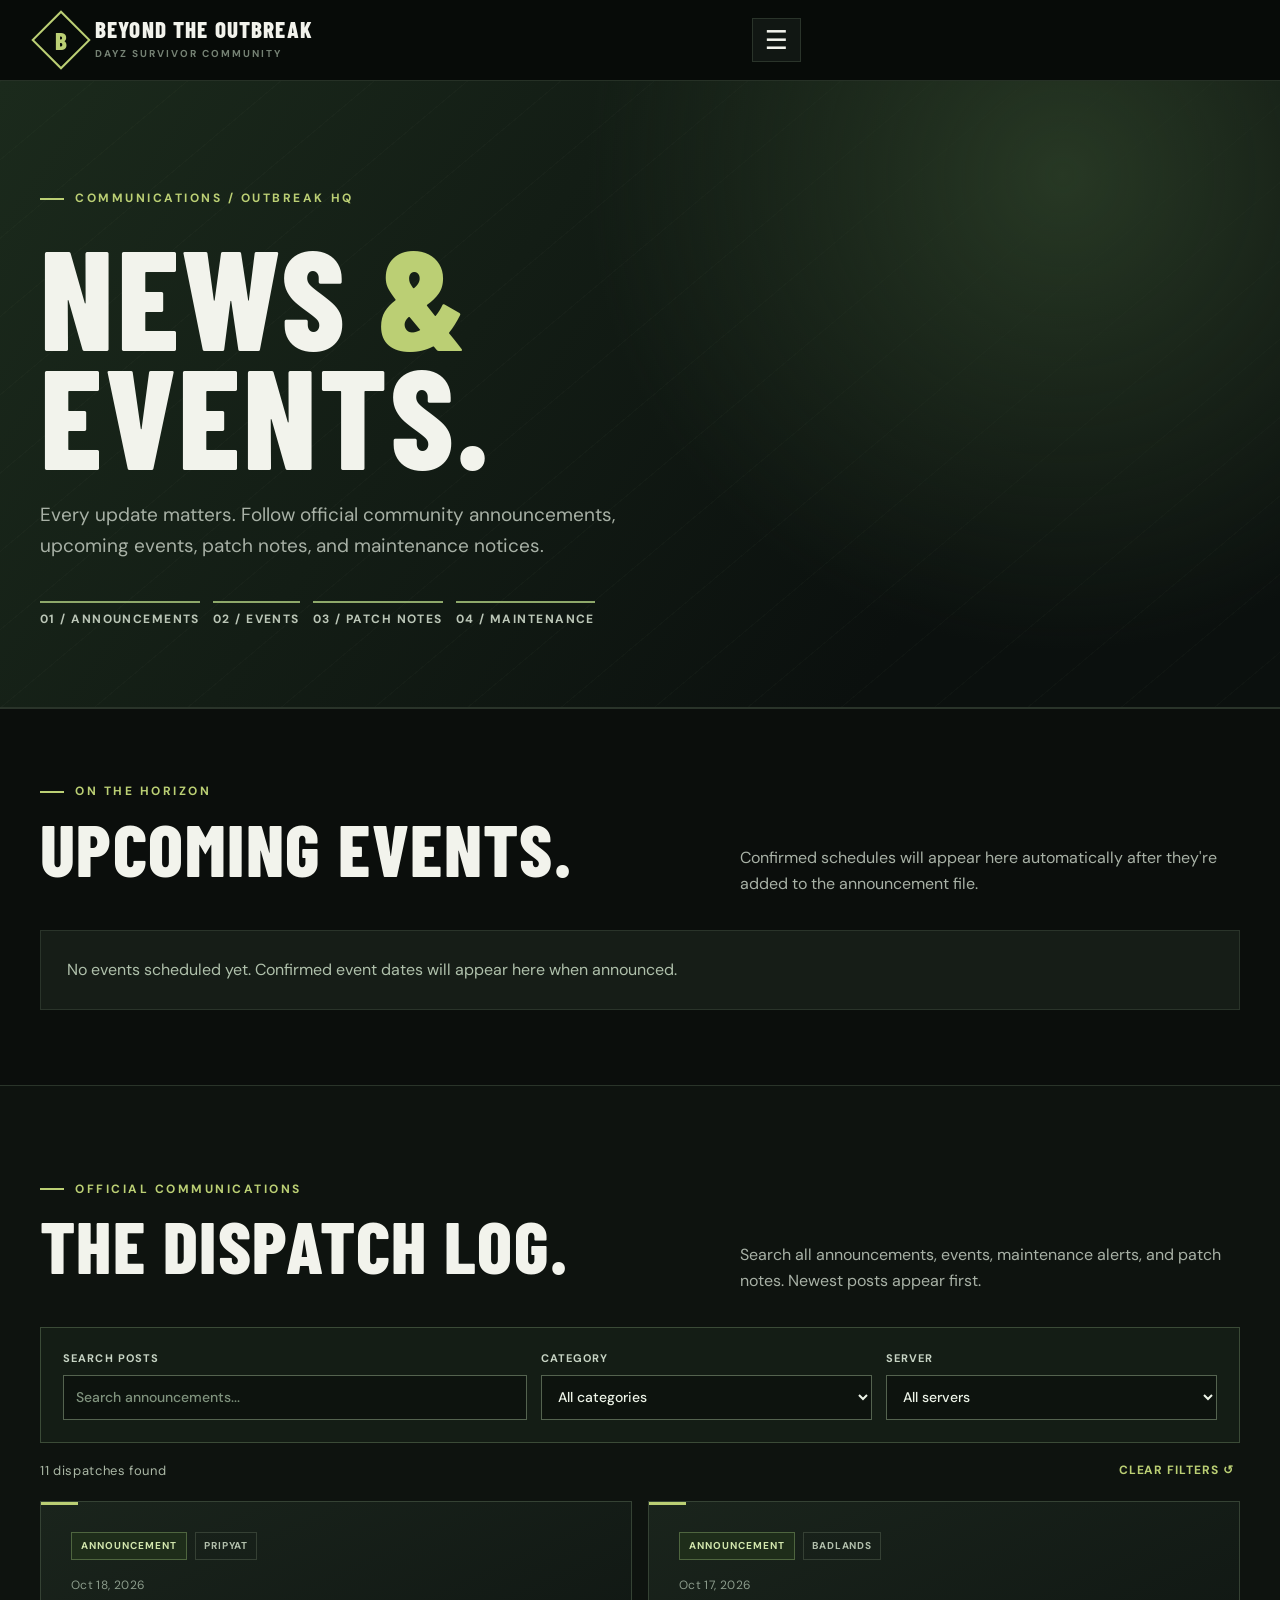
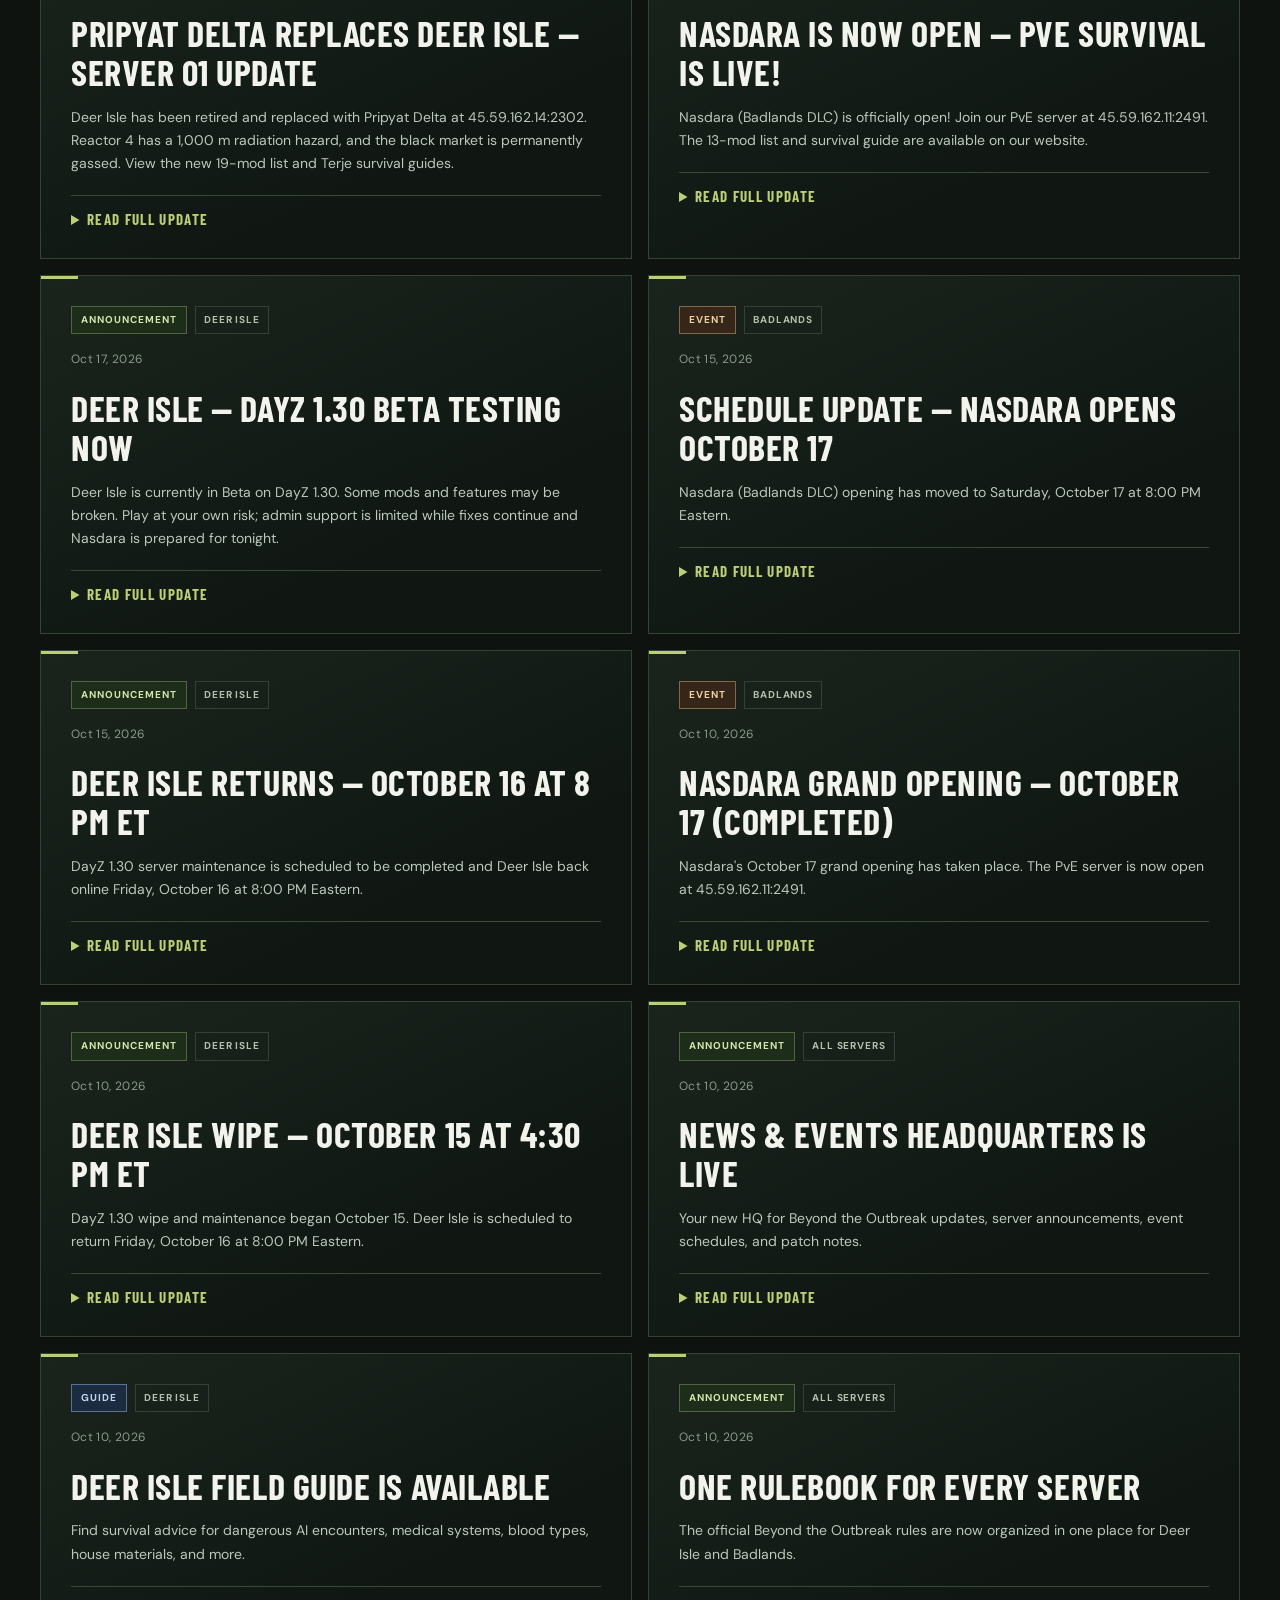
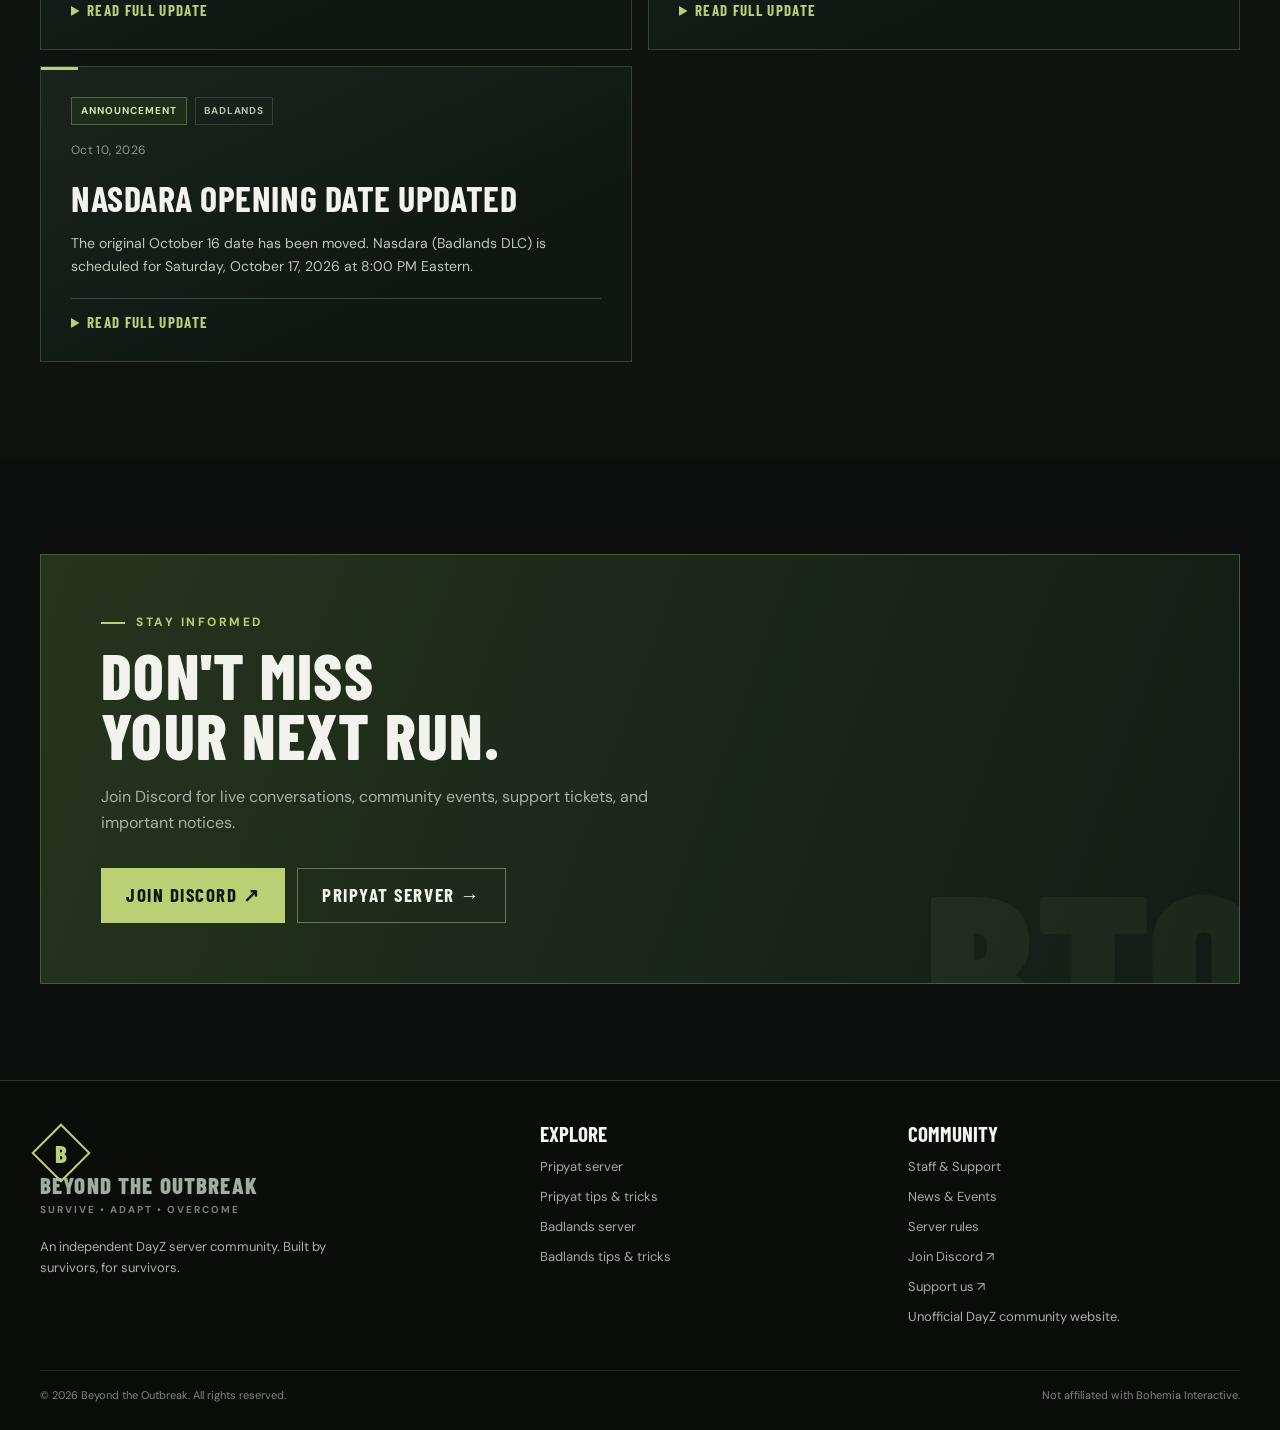
<file: news.html>
<!doctype html>
<html lang="en"><head>
<meta charset="utf-8"><meta name="viewport" content="width=device-width, initial-scale=1">
<meta name="theme-color" content="#0b0e0c">
<meta name="description" content="Latest announcements, events, patch notes, and maintenance notices for the Beyond the Outbreak DayZ community.">
<title>News &amp; Events | Beyond the Outbreak</title>
<link rel="stylesheet" href="styles.css"><link rel="stylesheet" href="news.css">
<script defer src="site-settings.js"></script><script defer src="site.js"></script><script defer src="news.js"></script>
</head><body>
<header class="site-header"><div class="container nav-wrap">
  <a class="brand" href="index.html" aria-label="Beyond the Outbreak home"><span class="brand-icon"><span>B</span></span><span><span class="brand-name">BEYOND THE OUTBREAK</span><span class="brand-sub">DAYZ SURVIVOR COMMUNITY</span></span></a>
  <button class="nav-toggle" aria-controls="nav-list" aria-expanded="false" aria-label="Toggle navigation">☰</button>
  <nav aria-label="Main navigation"><ul class="nav-list" id="nav-list">
    <li><a class="nav-link" aria-current="page" href="index.html">Home</a></li>
    <li><a class="nav-link" href="pripyat.html">Pripyat</a></li>
    <li><a class="nav-link" href="badlands.html">Badlands</a></li>
    <li><a class="nav-link" href="rules.html">Rules</a></li>
    <li><a class="nav-link nav-cta" data-link="discord" href="#community">Join Discord ↗</a></li>
  </ul></nav>
</div></header>
<main>
  <section class="news-hero"><div class="container">
    <div class="eyebrow">Communications / Outbreak HQ</div>
    <h1>NEWS <span class="news-amp">&amp;</span><br>EVENTS.</h1>
    <p class="lead">Every update matters. Follow official community announcements, upcoming events, patch notes, and maintenance notices.</p>
    <div class="news-hero-tags"><span>01 / ANNOUNCEMENTS</span><span>02 / EVENTS</span><span>03 / PATCH NOTES</span><span>04 / MAINTENANCE</span></div>
  </div></section>
  <section class="section news-event-section section-rule"><div class="container">
    <div class="section-heading-line"><div><div class="eyebrow">On the horizon</div><h2>UPCOMING EVENTS.</h2></div><p>Confirmed schedules will appear here automatically after they're added to the announcement file.</p></div>
    <div id="upcoming-events" class="upcoming-list" aria-live="polite"><p class="news-loading">Checking event schedule…</p></div>
  </div></section>
  <section class="section section-dark section-rule news-archive" id="dispatches"><div class="container">
    <div class="section-heading-line"><div><div class="eyebrow">Official communications</div><h2>THE DISPATCH LOG.</h2></div><p>Search all announcements, events, maintenance alerts, and patch notes. Newest posts appear first.</p></div>
    <div class="news-controls" role="search" aria-label="Filter news and events">
      <label class="news-control news-search">Search posts <input id="news-search" type="search" placeholder="Search announcements..." autocomplete="off"></label>
      <label class="news-control">Category <select id="news-category"><option value="all">All categories</option><option value="Announcement">Announcements</option><option value="Event">Events</option><option value="Patch Notes">Patch notes</option><option value="Maintenance">Maintenance</option><option value="Guide">Guides</option></select></label>
      <label class="news-control">Server <select id="news-server"><option value="all">All servers</option><option value="All Servers">Community-wide</option><option value="Pripyat">Pripyat</option><option value="Deer Isle">Deer Isle (archive)</option><option value="Badlands">Badlands</option></select></label>
    </div>
    <div class="news-results-row"><span id="news-count" aria-live="polite">Loading posts…</span><button id="news-clear" type="button">Clear filters ↺</button></div>
    <div class="news-cards news-archive-cards" id="news-list" aria-live="polite"><p class="news-loading">Loading the dispatch log…</p></div>
  </div></section>
  <section class="section" id="community"><div class="container"><div class="community-panel"><div class="eyebrow">Stay informed</div><h2>DON'T MISS<br>YOUR NEXT RUN.</h2><p>Join Discord for live conversations, community events, support tickets, and important notices.</p><div class="actions"><a class="button button-primary hide" data-link="discord" href="#community">Join Discord ↗</a><a class="button button-outline" href="pripyat.html">Pripyat Server →</a></div></div></div></section>
</main>
<footer class="site-footer"><div class="container"><div class="footer-grid"><div><a class="brand" href="index.html"><span class="brand-icon"><span>B</span></span><span><span class="brand-name">BEYOND THE OUTBREAK</span><span class="brand-sub">SURVIVE • ADAPT • OVERCOME</span></span></a><p style="max-width:330px;margin-top:18px">An independent DayZ server community. Built by survivors, for survivors.</p></div><div><h3>EXPLORE</h3><a href="pripyat.html">Pripyat server</a><a href="pripyat-tips.html">Pripyat tips & tricks</a><a href="badlands.html">Badlands server</a><a href="badlands.html#tips">Badlands tips & tricks</a></div><div><h3>COMMUNITY</h3><a href="rules.html">Server rules</a><a data-link="discord" class="hide" href="#community">Join Discord ↗</a><a data-link="support" class="hide" href="#community">Support us ↗</a><p>Unofficial DayZ community website.</p></div></div><div class="footer-bottom"><span>© 2026 Beyond the Outbreak. All rights reserved.</span><span>Not affiliated with Bohemia Interactive.</span></div></div></footer>
</body></html>
</file>
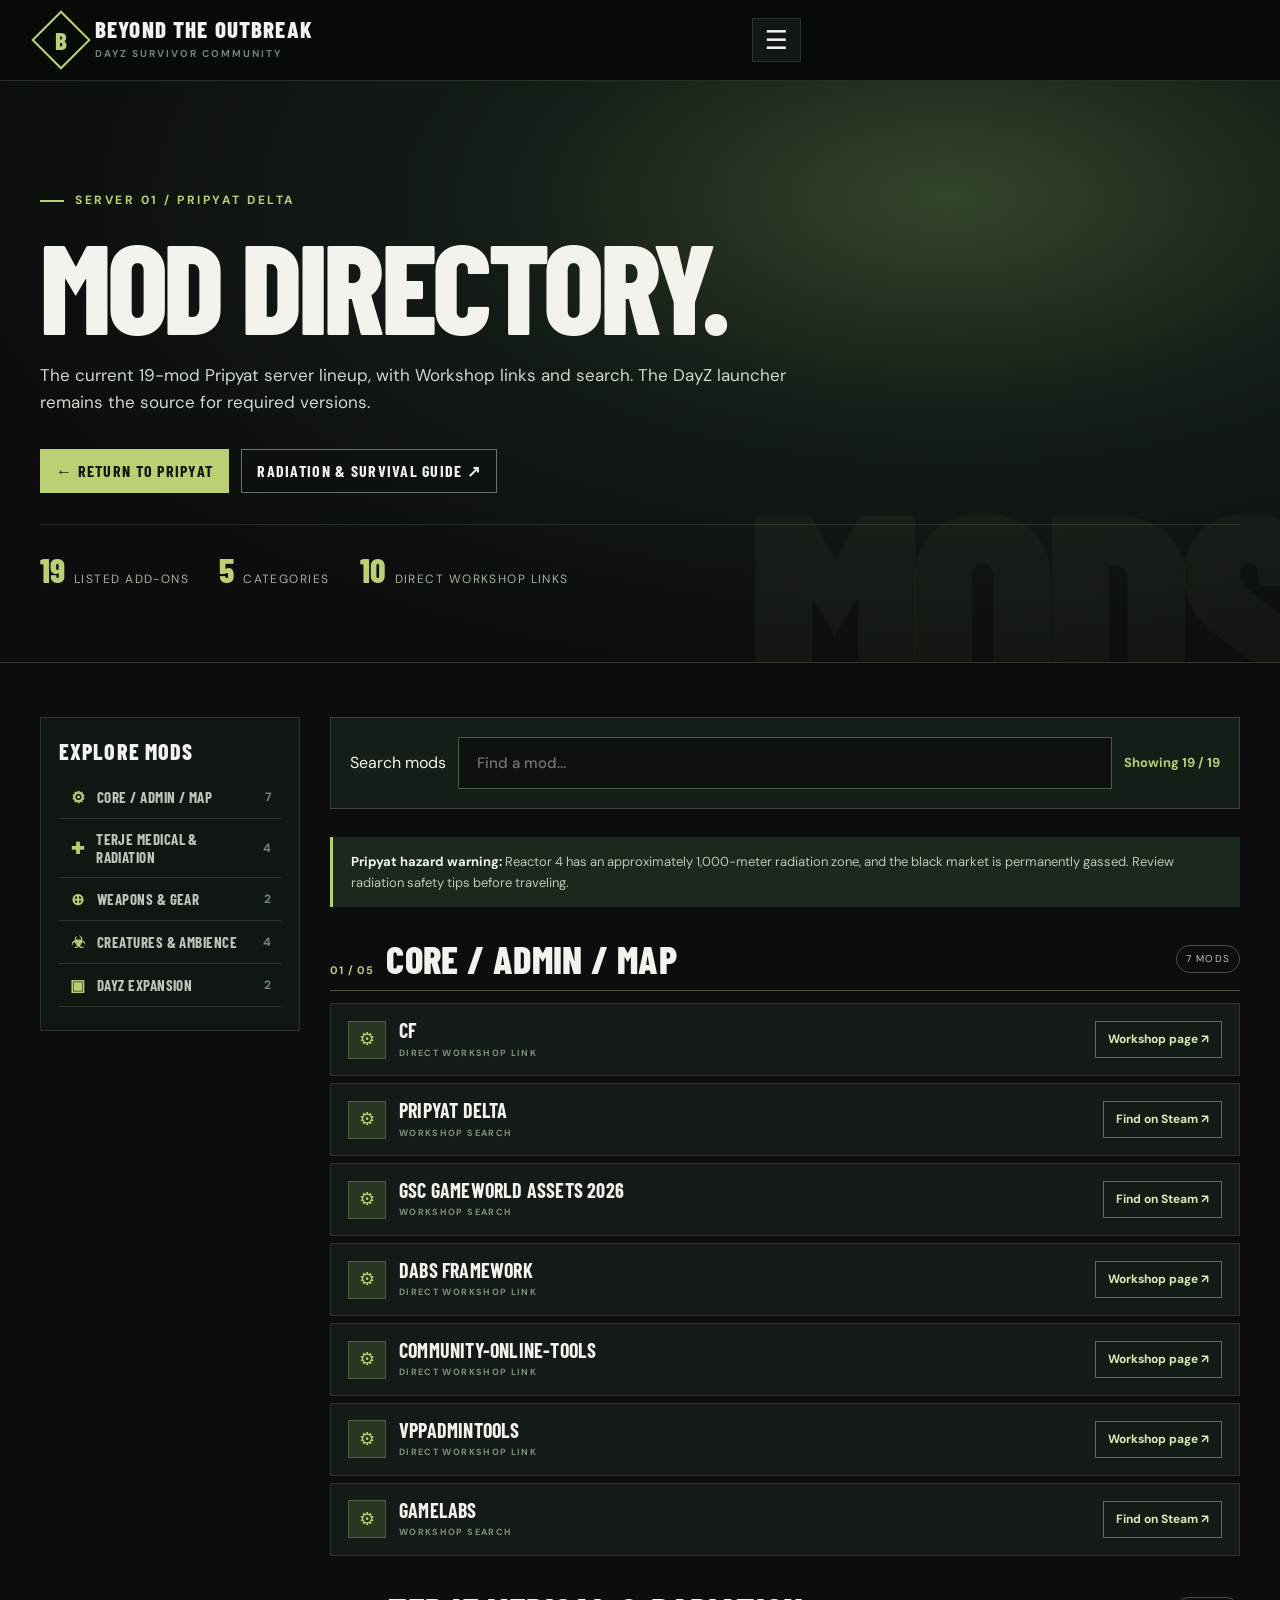
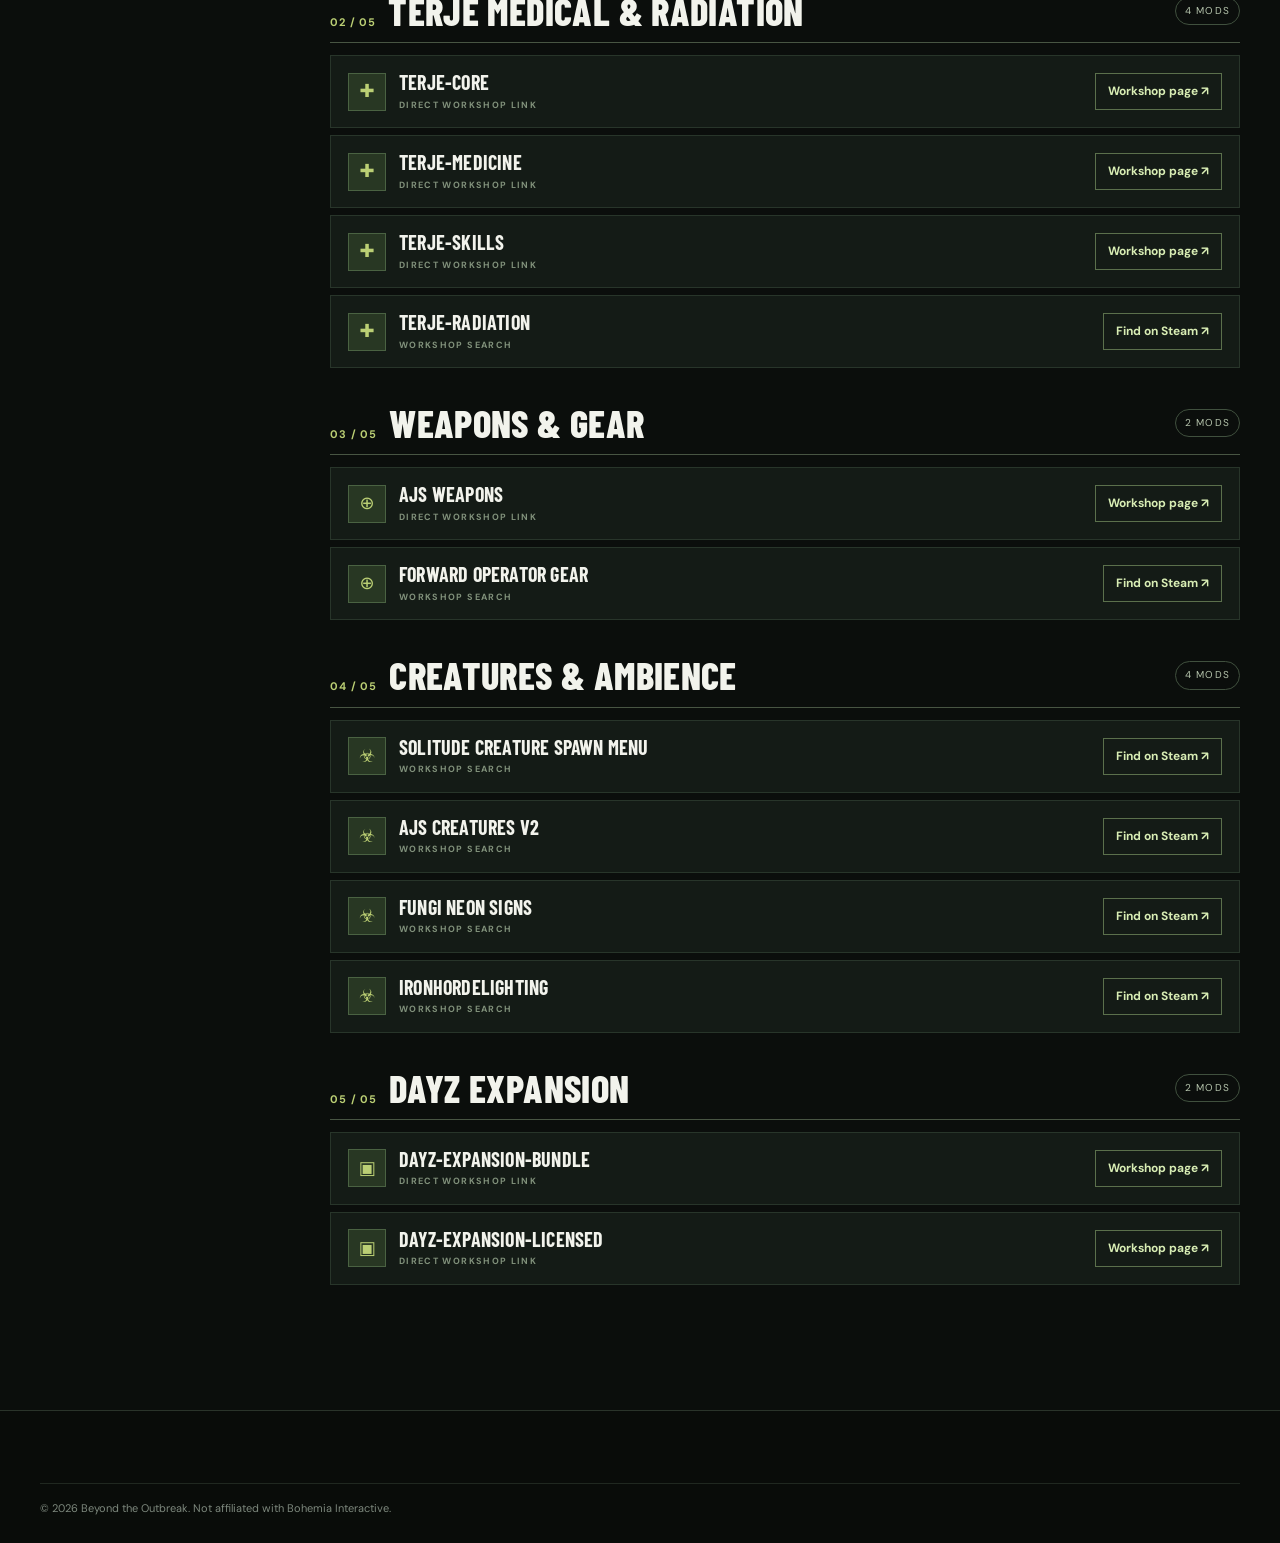
<file: pripyat-mods.html>
<!doctype html><html lang="en"><head><meta charset="utf-8"><meta name="viewport" content="width=device-width,initial-scale=1"><meta name="theme-color" content="#0b0e0c"><meta name="description" content="Pripyat Delta Beyond the Outbreak mod directory: 19 mods, Terje Radiation, Medicine, Skills, creatures, weapons and Expansion."><title>Pripyat Mod Directory | Beyond the Outbreak</title><link rel="stylesheet" href="styles.css"><script defer src="site-settings.js"></script><script defer src="site.js"></script><style>
/* Deer Isle mod directory: scoped styles to avoid changing the rest of the website. */
.mods-hero{position:relative;padding:112px 0 72px;border-bottom:1px solid var(--line);overflow:hidden;background:radial-gradient(ellipse at 74% 20%,#34452c 0%,#141c16 34%,#0b0e0c 74%)}
.mods-hero:after{content:'MODS';pointer-events:none;position:absolute;bottom:-100px;right:-26px;font:900 clamp(130px,24vw,380px)/1 'Barlow Condensed',sans-serif;letter-spacing:-.045em;color:rgba(190,207,135,.045)}
.mods-hero .container{position:relative;z-index:1}.mods-hero h1{font-size:clamp(76px,10vw,145px);line-height:.9;margin:18px 0 20px;letter-spacing:-.035em}
.mods-hero .lead{max-width:750px;color:#d0d7cd;font-size:17px}
.mods-stats{display:flex;gap:30px;flex-wrap:wrap;margin-top:31px;padding-top:24px;border-top:1px solid #52604966}.mods-stats div{display:flex;align-items:baseline;gap:9px}.mods-stats strong{font:800 34px 'Barlow Condensed',sans-serif;color:var(--acid)}.mods-stats span{font-size:12px;color:#a4b0a2;text-transform:uppercase;letter-spacing:.12em}
.mods-layout{display:grid;grid-template-columns:260px minmax(0,1fr);gap:30px;align-items:start;padding:54px 0 90px}
.mods-sidebar{position:sticky;top:20px;border:1px solid var(--line);background:#101712;padding:23px 18px}
.mods-sidebar h2{font-size:22px;letter-spacing:.05em;margin:0 0 15px}.mod-category-link{display:flex;gap:10px;align-items:center;padding:11px 10px;border-bottom:1px solid #2c352d;color:#bec6b9;font:700 15px 'Barlow Condensed',sans-serif;letter-spacing:.03em}
.mod-category-link:hover{background:#202c20;color:var(--acid)}.cat-glyph{color:var(--acid);width:18px;text-align:center;font-size:16px}.cat-count{margin-left:auto;font:700 12px 'DM Sans',sans-serif;color:#768873}
.mod-filterbar{border:1px solid #394637;background:#151d17;padding:19px;display:flex;gap:12px;align-items:center;margin-bottom:28px}
.mod-search{flex:1;min-width:0;color:#f2f6ef;border:1px solid #4b5b45;background:#0d120e;border-radius:0;font:500 15px 'DM Sans',sans-serif;padding:15px 18px;outline:none}
.mod-search:focus{border-color:var(--acid);box-shadow:0 0 0 2px #bbcf7422}.mod-result-count{white-space:nowrap;font-size:13px;color:var(--acid);font-weight:700}
.mod-note{font-size:13px;color:#bcc8b6;border-left:3px solid var(--acid);background:#1c271d;padding:14px 18px;margin-bottom:32px}.mod-note strong{color:#f4f7ec}
.mod-category{scroll-margin-top:80px;margin-bottom:35px}.mod-category-heading{display:flex;justify-content:space-between;align-items:center;border-bottom:1px solid #485543;padding-bottom:11px;gap:12px;margin-bottom:12px}
.category-label{display:flex;align-items:baseline;gap:12px}.mod-category-heading h2{font-size:clamp(28px,3vw,42px);letter-spacing:.01em;line-height:1.05;margin:0}.section-index{font:700 11px 'DM Sans',sans-serif;color:var(--acid);letter-spacing:.08em;white-space:nowrap}.count-pill{border:1px solid #40503e;border-radius:99px;font-size:10px;letter-spacing:.12em;color:#b6c5ad;padding:5px 9px;white-space:nowrap}
.mod-entries{display:grid;gap:7px}.mod-entry{display:flex;align-items:center;justify-content:space-between;gap:12px;padding:15px 17px;background:#141b16;border:1px solid #28352a;transition:background .15s,border-color .15s}
.mod-entry:hover{background:#1d281e;border-color:#4e6445}.mod-entry-info{min-width:0;display:flex;align-items:center;gap:13px}.mod-square{display:flex;align-items:center;justify-content:center;flex:none;width:38px;height:38px;border:1px solid #4a6242;background:#283723;color:var(--acid);font-size:18px}
.mod-entry-title{min-width:0}.mod-entry-title h3{font-size:20px;letter-spacing:.01em;line-height:1.12;margin:0 0 4px;overflow-wrap:anywhere}
.mod-kind{display:block;font-size:9px;font-weight:700;letter-spacing:.15em;color:#81917b}.mod-action{flex:none;color:#d8edb4;border:1px solid #5b704c;padding:10px 12px;font-size:12px;line-height:1.25;font-weight:700;text-align:center}
.mod-action:hover{color:#11170f;background:var(--acid);border-color:var(--acid)}.mod-private{color:#9ba799;border-color:#394539;cursor:default}.mod-private:hover{color:#9ba799;background:transparent;border-color:#394539}
.no-results{display:none;border:1px solid #354533;color:#c5d2bf;padding:30px;text-align:center}.mod-category[hidden],.mod-entry[hidden]{display:none!important}
.mods-footer-note{margin-top:20px;color:#7f907a;font-size:13px}.mods-quick-start{background:#172018;border:1px solid #384939;padding:24px 28px;margin-top:40px}.mods-quick-start h2{font-size:35px;margin-bottom:8px}.mods-quick-start p{font-size:14px;margin-bottom:0}
@media(max-width:960px){.mods-layout{grid-template-columns:1fr}.mods-sidebar{position:static}.mod-sidebar-links{display:grid;grid-template-columns:repeat(2,minmax(0,1fr));gap:0 12px}}
@media(max-width:680px){.mods-hero{padding:82px 0 45px}.mods-hero h1{font-size:clamp(60px,16vw,95px)}.mods-layout{padding:30px 0 60px;gap:20px}.mod-sidebar-links{grid-template-columns:1fr}.mod-filterbar{flex-direction:column;align-items:stretch}.mod-result-count{text-align:right}.mod-category-heading{align-items:flex-end}.category-label{display:block}.mod-category-heading h2{font-size:27px}.mod-entry{flex-wrap:wrap;padding:14px}.mod-action{margin-left:50px}.mod-entry-title h3{font-size:20px}}

</style></head><body><header class="site-header"><div class="container nav-wrap"><a class="brand" href="index.html"><span class="brand-icon"><span>B</span></span><span><span class="brand-name">BEYOND THE OUTBREAK</span><span class="brand-sub">DAYZ SURVIVOR COMMUNITY</span></span></a><button class="nav-toggle" aria-controls="nav-list" aria-expanded="false" aria-label="Toggle navigation">☰</button><nav aria-label="Main navigation"><ul class="nav-list" id="nav-list"><li><a href="index.html" class="nav-link">Home</a></li><li><a href="pripyat.html" class="nav-link" aria-current="page">Pripyat</a></li><li><a href="badlands.html" class="nav-link">Nasdara</a></li><li><a href="rules.html" class="nav-link">Rules</a></li><li><a href="#community" data-link="discord" class="nav-link nav-cta">Join Discord ↗</a></li></ul></nav></div></header><main>
<section class="mods-hero"><div class="container"><div class="eyebrow">SERVER 01 / PRIPYAT DELTA</div><h1>MOD DIRECTORY.</h1><p class="lead">The current 19-mod Pripyat server lineup, with Workshop links and search. The DayZ launcher remains the source for required versions.</p><div class="actions"><a class="button button-primary button-small" href="pripyat.html">← Return to Pripyat</a><a class="button button-outline button-small" href="pripyat-tips.html">Radiation &amp; Survival Guide ↗</a></div><div class="mods-stats"><div><strong>19</strong><span>Listed add-ons</span></div><div><strong>5</strong><span>Categories</span></div><div><strong>10</strong><span>Direct Workshop links</span></div></div></div></section>
<div class="container mods-layout"><aside class="mods-sidebar"><h2>EXPLORE MODS</h2><div class="mod-sidebar-links"><a class="mod-category-link" href="#core"><span class="cat-glyph">⚙</span><span>CORE / ADMIN / MAP</span><span class="cat-count">7</span></a><a class="mod-category-link" href="#terje"><span class="cat-glyph">✚</span><span>TERJE MEDICAL &amp; RADIATION</span><span class="cat-count">4</span></a><a class="mod-category-link" href="#gear"><span class="cat-glyph">⊕</span><span>WEAPONS &amp; GEAR</span><span class="cat-count">2</span></a><a class="mod-category-link" href="#creatures"><span class="cat-glyph">☣</span><span>CREATURES &amp; AMBIENCE</span><span class="cat-count">4</span></a><a class="mod-category-link" href="#expansion"><span class="cat-glyph">▣</span><span>DAYZ EXPANSION</span><span class="cat-count">2</span></a></div></aside><div class="mods-content"><div class="mod-filterbar"><label for="mod-search">Search mods</label><input class="mod-search" type="search" id="mod-search" placeholder="Find a mod..." autocomplete="off"><span class="mod-result-count" id="mod-result-count">Showing 19 / 19</span></div><div class="mod-note"><strong>Pripyat hazard warning:</strong> Reactor 4 has an approximately 1,000-meter radiation zone, and the black market is permanently gassed. Review <a href="pripyat-tips.html">radiation safety tips</a> before traveling.</div><section class="mod-category" id="core" data-mod-category="core"><div class="mod-category-heading"><div class="category-label"><span class="section-index">01 / 05</span><h2>CORE / ADMIN / MAP</h2></div><span class="count-pill">7 MODS</span></div><div class="mod-entries"><article class="mod-entry" data-mod-search="cf" data-mod-kind="direct"><div class="mod-entry-info"><span class="mod-square" aria-hidden="true">⚙</span><div class="mod-entry-title"><h3>CF</h3><span class="mod-kind">DIRECT WORKSHOP LINK</span></div></div><a class="mod-action" href="https://steamcommunity.com/sharedfiles/filedetails/?id=1559212036" target="_blank" rel="noopener noreferrer">Workshop page ↗</a></article><article class="mod-entry" data-mod-search="pripyat delta" data-mod-kind="search"><div class="mod-entry-info"><span class="mod-square" aria-hidden="true">⚙</span><div class="mod-entry-title"><h3>Pripyat Delta</h3><span class="mod-kind">WORKSHOP SEARCH</span></div></div><a class="mod-action" href="https://steamcommunity.com/workshop/browse/?appid=221100&amp;searchtext=Pripyat%20Delta&amp;browsesort=textsearch&amp;section=items" target="_blank" rel="noopener noreferrer">Find on Steam ↗</a></article><article class="mod-entry" data-mod-search="gsc gameworld assets 2026" data-mod-kind="search"><div class="mod-entry-info"><span class="mod-square" aria-hidden="true">⚙</span><div class="mod-entry-title"><h3>GSC Gameworld Assets 2026</h3><span class="mod-kind">WORKSHOP SEARCH</span></div></div><a class="mod-action" href="https://steamcommunity.com/workshop/browse/?appid=221100&amp;searchtext=GSC%20Gameworld%20Assets%202026&amp;browsesort=textsearch&amp;section=items" target="_blank" rel="noopener noreferrer">Find on Steam ↗</a></article><article class="mod-entry" data-mod-search="dabs framework" data-mod-kind="direct"><div class="mod-entry-info"><span class="mod-square" aria-hidden="true">⚙</span><div class="mod-entry-title"><h3>Dabs Framework</h3><span class="mod-kind">DIRECT WORKSHOP LINK</span></div></div><a class="mod-action" href="https://steamcommunity.com/sharedfiles/filedetails/?id=2545327648" target="_blank" rel="noopener noreferrer">Workshop page ↗</a></article><article class="mod-entry" data-mod-search="community-online-tools" data-mod-kind="direct"><div class="mod-entry-info"><span class="mod-square" aria-hidden="true">⚙</span><div class="mod-entry-title"><h3>Community-Online-Tools</h3><span class="mod-kind">DIRECT WORKSHOP LINK</span></div></div><a class="mod-action" href="https://steamcommunity.com/sharedfiles/filedetails/?id=1564026768" target="_blank" rel="noopener noreferrer">Workshop page ↗</a></article><article class="mod-entry" data-mod-search="vppadmintools" data-mod-kind="direct"><div class="mod-entry-info"><span class="mod-square" aria-hidden="true">⚙</span><div class="mod-entry-title"><h3>VPPAdminTools</h3><span class="mod-kind">DIRECT WORKSHOP LINK</span></div></div><a class="mod-action" href="https://steamcommunity.com/sharedfiles/filedetails/?id=1828439124" target="_blank" rel="noopener noreferrer">Workshop page ↗</a></article><article class="mod-entry" data-mod-search="gamelabs" data-mod-kind="search"><div class="mod-entry-info"><span class="mod-square" aria-hidden="true">⚙</span><div class="mod-entry-title"><h3>GameLabs</h3><span class="mod-kind">WORKSHOP SEARCH</span></div></div><a class="mod-action" href="https://steamcommunity.com/workshop/browse/?appid=221100&amp;searchtext=GameLabs&amp;browsesort=textsearch&amp;section=items" target="_blank" rel="noopener noreferrer">Find on Steam ↗</a></article></div></section>
<section class="mod-category" id="terje" data-mod-category="terje"><div class="mod-category-heading"><div class="category-label"><span class="section-index">02 / 05</span><h2>TERJE MEDICAL &amp; RADIATION</h2></div><span class="count-pill">4 MODS</span></div><div class="mod-entries"><article class="mod-entry" data-mod-search="terje-core" data-mod-kind="direct"><div class="mod-entry-info"><span class="mod-square" aria-hidden="true">✚</span><div class="mod-entry-title"><h3>Terje-Core</h3><span class="mod-kind">DIRECT WORKSHOP LINK</span></div></div><a class="mod-action" href="https://steamcommunity.com/sharedfiles/filedetails/?id=3649957186" target="_blank" rel="noopener noreferrer">Workshop page ↗</a></article><article class="mod-entry" data-mod-search="terje-medicine" data-mod-kind="direct"><div class="mod-entry-info"><span class="mod-square" aria-hidden="true">✚</span><div class="mod-entry-title"><h3>Terje-Medicine</h3><span class="mod-kind">DIRECT WORKSHOP LINK</span></div></div><a class="mod-action" href="https://steamcommunity.com/sharedfiles/filedetails/?id=3649957536" target="_blank" rel="noopener noreferrer">Workshop page ↗</a></article><article class="mod-entry" data-mod-search="terje-skills" data-mod-kind="direct"><div class="mod-entry-info"><span class="mod-square" aria-hidden="true">✚</span><div class="mod-entry-title"><h3>Terje-Skills</h3><span class="mod-kind">DIRECT WORKSHOP LINK</span></div></div><a class="mod-action" href="https://steamcommunity.com/sharedfiles/filedetails/?id=3649958397" target="_blank" rel="noopener noreferrer">Workshop page ↗</a></article><article class="mod-entry" data-mod-search="terje-radiation" data-mod-kind="search"><div class="mod-entry-info"><span class="mod-square" aria-hidden="true">✚</span><div class="mod-entry-title"><h3>Terje-Radiation</h3><span class="mod-kind">WORKSHOP SEARCH</span></div></div><a class="mod-action" href="https://steamcommunity.com/workshop/browse/?appid=221100&amp;searchtext=Terje-Radiation&amp;browsesort=textsearch&amp;section=items" target="_blank" rel="noopener noreferrer">Find on Steam ↗</a></article></div></section>
<section class="mod-category" id="gear" data-mod-category="gear"><div class="mod-category-heading"><div class="category-label"><span class="section-index">03 / 05</span><h2>WEAPONS &amp; GEAR</h2></div><span class="count-pill">2 MODS</span></div><div class="mod-entries"><article class="mod-entry" data-mod-search="ajs weapons" data-mod-kind="direct"><div class="mod-entry-info"><span class="mod-square" aria-hidden="true">⊕</span><div class="mod-entry-title"><h3>AJs Weapons</h3><span class="mod-kind">DIRECT WORKSHOP LINK</span></div></div><a class="mod-action" href="https://steamcommunity.com/sharedfiles/filedetails/?id=3571685323" target="_blank" rel="noopener noreferrer">Workshop page ↗</a></article><article class="mod-entry" data-mod-search="forward operator gear" data-mod-kind="search"><div class="mod-entry-info"><span class="mod-square" aria-hidden="true">⊕</span><div class="mod-entry-title"><h3>Forward Operator Gear</h3><span class="mod-kind">WORKSHOP SEARCH</span></div></div><a class="mod-action" href="https://steamcommunity.com/workshop/browse/?appid=221100&amp;searchtext=Forward%20Operator%20Gear&amp;browsesort=textsearch&amp;section=items" target="_blank" rel="noopener noreferrer">Find on Steam ↗</a></article></div></section>
<section class="mod-category" id="creatures" data-mod-category="creatures"><div class="mod-category-heading"><div class="category-label"><span class="section-index">04 / 05</span><h2>CREATURES &amp; AMBIENCE</h2></div><span class="count-pill">4 MODS</span></div><div class="mod-entries"><article class="mod-entry" data-mod-search="solitude creature spawn menu" data-mod-kind="search"><div class="mod-entry-info"><span class="mod-square" aria-hidden="true">☣</span><div class="mod-entry-title"><h3>Solitude Creature Spawn Menu</h3><span class="mod-kind">WORKSHOP SEARCH</span></div></div><a class="mod-action" href="https://steamcommunity.com/workshop/browse/?appid=221100&amp;searchtext=Solitude%20Creature%20Spawn%20Menu&amp;browsesort=textsearch&amp;section=items" target="_blank" rel="noopener noreferrer">Find on Steam ↗</a></article><article class="mod-entry" data-mod-search="ajs creatures v2" data-mod-kind="search"><div class="mod-entry-info"><span class="mod-square" aria-hidden="true">☣</span><div class="mod-entry-title"><h3>AJs Creatures V2</h3><span class="mod-kind">WORKSHOP SEARCH</span></div></div><a class="mod-action" href="https://steamcommunity.com/workshop/browse/?appid=221100&amp;searchtext=AJs%20Creatures%20V2&amp;browsesort=textsearch&amp;section=items" target="_blank" rel="noopener noreferrer">Find on Steam ↗</a></article><article class="mod-entry" data-mod-search="fungi neon signs" data-mod-kind="search"><div class="mod-entry-info"><span class="mod-square" aria-hidden="true">☣</span><div class="mod-entry-title"><h3>Fungi Neon Signs</h3><span class="mod-kind">WORKSHOP SEARCH</span></div></div><a class="mod-action" href="https://steamcommunity.com/workshop/browse/?appid=221100&amp;searchtext=Fungi%20Neon%20Signs&amp;browsesort=textsearch&amp;section=items" target="_blank" rel="noopener noreferrer">Find on Steam ↗</a></article><article class="mod-entry" data-mod-search="ironhordelighting" data-mod-kind="search"><div class="mod-entry-info"><span class="mod-square" aria-hidden="true">☣</span><div class="mod-entry-title"><h3>IronhordeLighting</h3><span class="mod-kind">WORKSHOP SEARCH</span></div></div><a class="mod-action" href="https://steamcommunity.com/workshop/browse/?appid=221100&amp;searchtext=IronhordeLighting&amp;browsesort=textsearch&amp;section=items" target="_blank" rel="noopener noreferrer">Find on Steam ↗</a></article></div></section>
<section class="mod-category" id="expansion" data-mod-category="expansion"><div class="mod-category-heading"><div class="category-label"><span class="section-index">05 / 05</span><h2>DAYZ EXPANSION</h2></div><span class="count-pill">2 MODS</span></div><div class="mod-entries"><article class="mod-entry" data-mod-search="dayz-expansion-bundle" data-mod-kind="direct"><div class="mod-entry-info"><span class="mod-square" aria-hidden="true">▣</span><div class="mod-entry-title"><h3>DayZ-Expansion-Bundle</h3><span class="mod-kind">DIRECT WORKSHOP LINK</span></div></div><a class="mod-action" href="https://steamcommunity.com/sharedfiles/filedetails/?id=2572331007" target="_blank" rel="noopener noreferrer">Workshop page ↗</a></article><article class="mod-entry" data-mod-search="dayz-expansion-licensed" data-mod-kind="direct"><div class="mod-entry-info"><span class="mod-square" aria-hidden="true">▣</span><div class="mod-entry-title"><h3>DayZ-Expansion-Licensed</h3><span class="mod-kind">DIRECT WORKSHOP LINK</span></div></div><a class="mod-action" href="https://steamcommunity.com/sharedfiles/filedetails/?id=2116157322" target="_blank" rel="noopener noreferrer">Workshop page ↗</a></article></div></section><div class="no-results" id="mod-no-results">No matching mods.</div></div></div></main>
<footer class="site-footer" id="community"><div class="container"><div class="footer-bottom">© 2026 Beyond the Outbreak. Not affiliated with Bohemia Interactive.</div></div></footer><script>(()=>{const input=document.getElementById('mod-search'),groups=[...document.querySelectorAll('.mod-category')];input.addEventListener('input',()=>{let total=0;for(const g of groups){let ct=0;for(const x of g.querySelectorAll('.mod-entry')){const show=x.dataset.modSearch.includes(input.value.trim().toLowerCase());x.hidden=!show;if(show){ct++;total++}}g.hidden=ct===0;g.querySelector('.count-pill').textContent=ct+' MODS'}document.getElementById('mod-result-count').textContent='Showing '+total+' / 19';document.getElementById('mod-no-results').style.display=total?'none':'block'})})();</script></body></html>
</file>
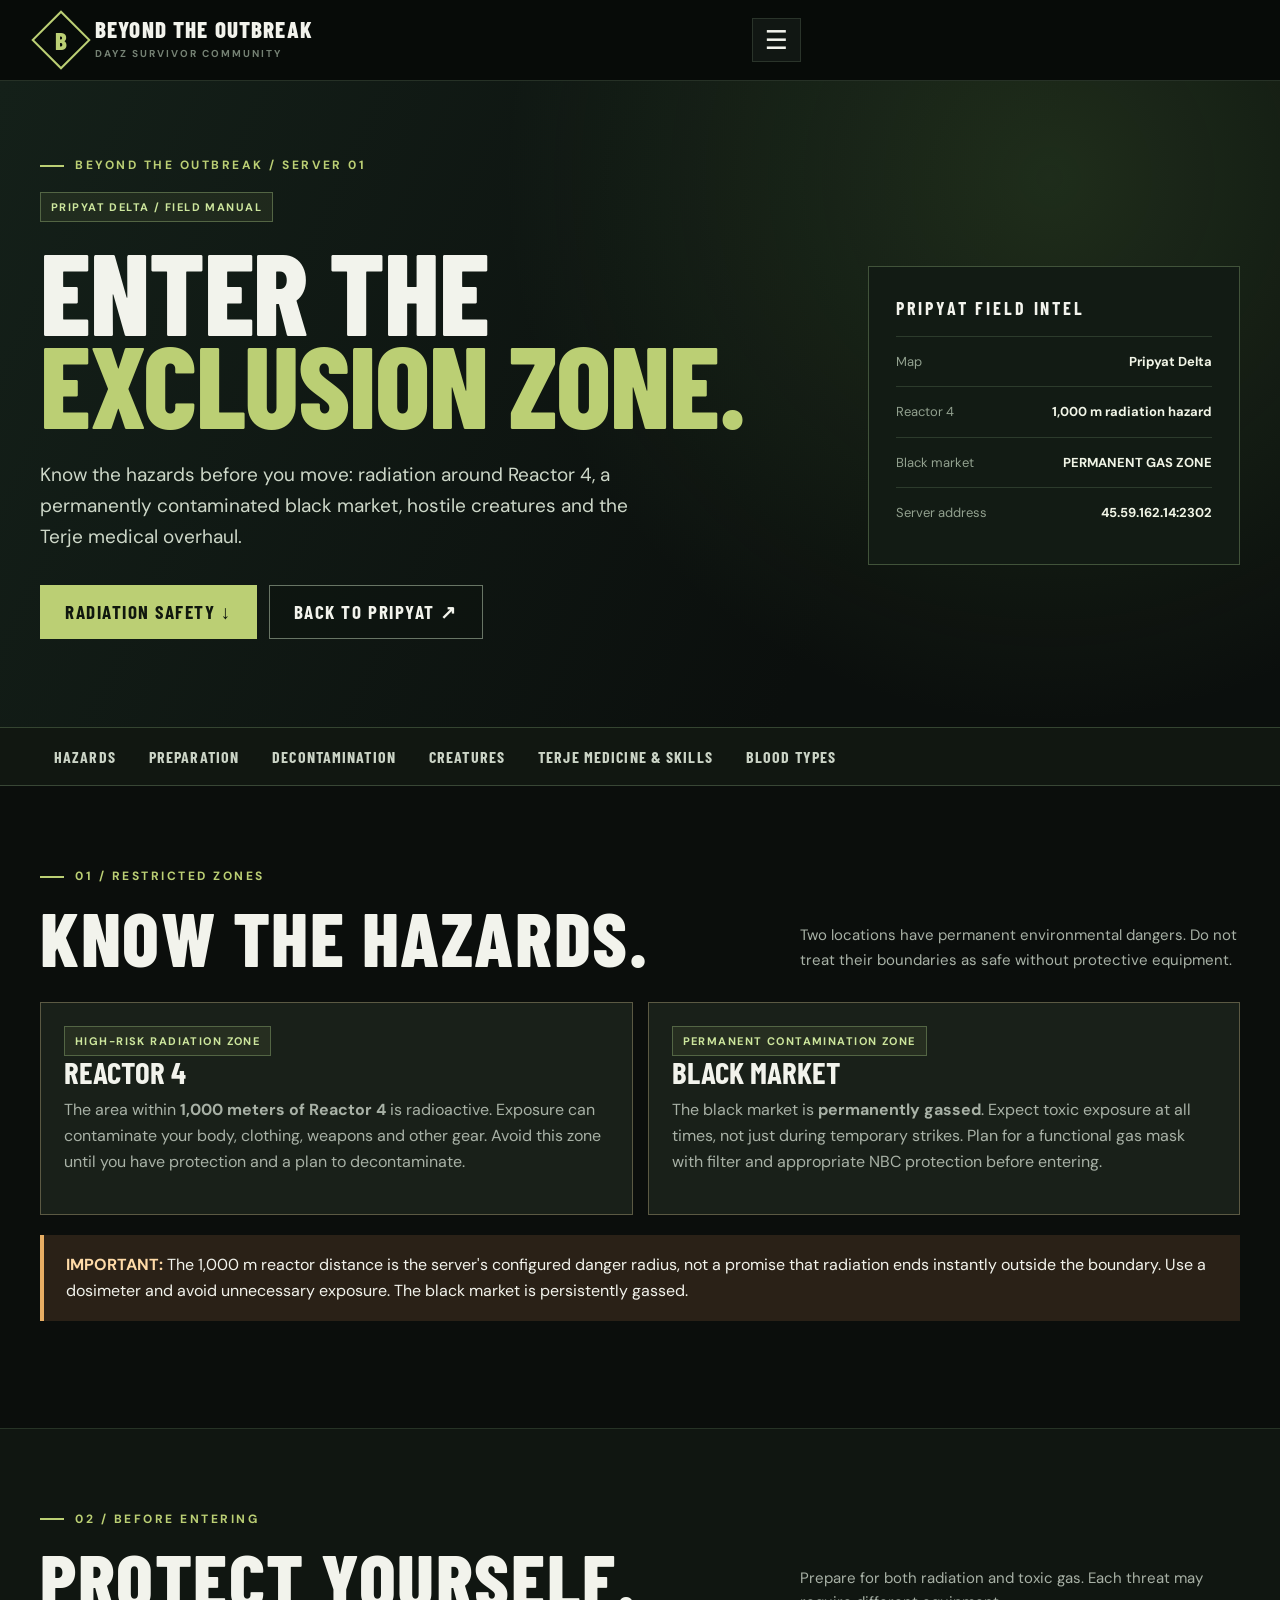
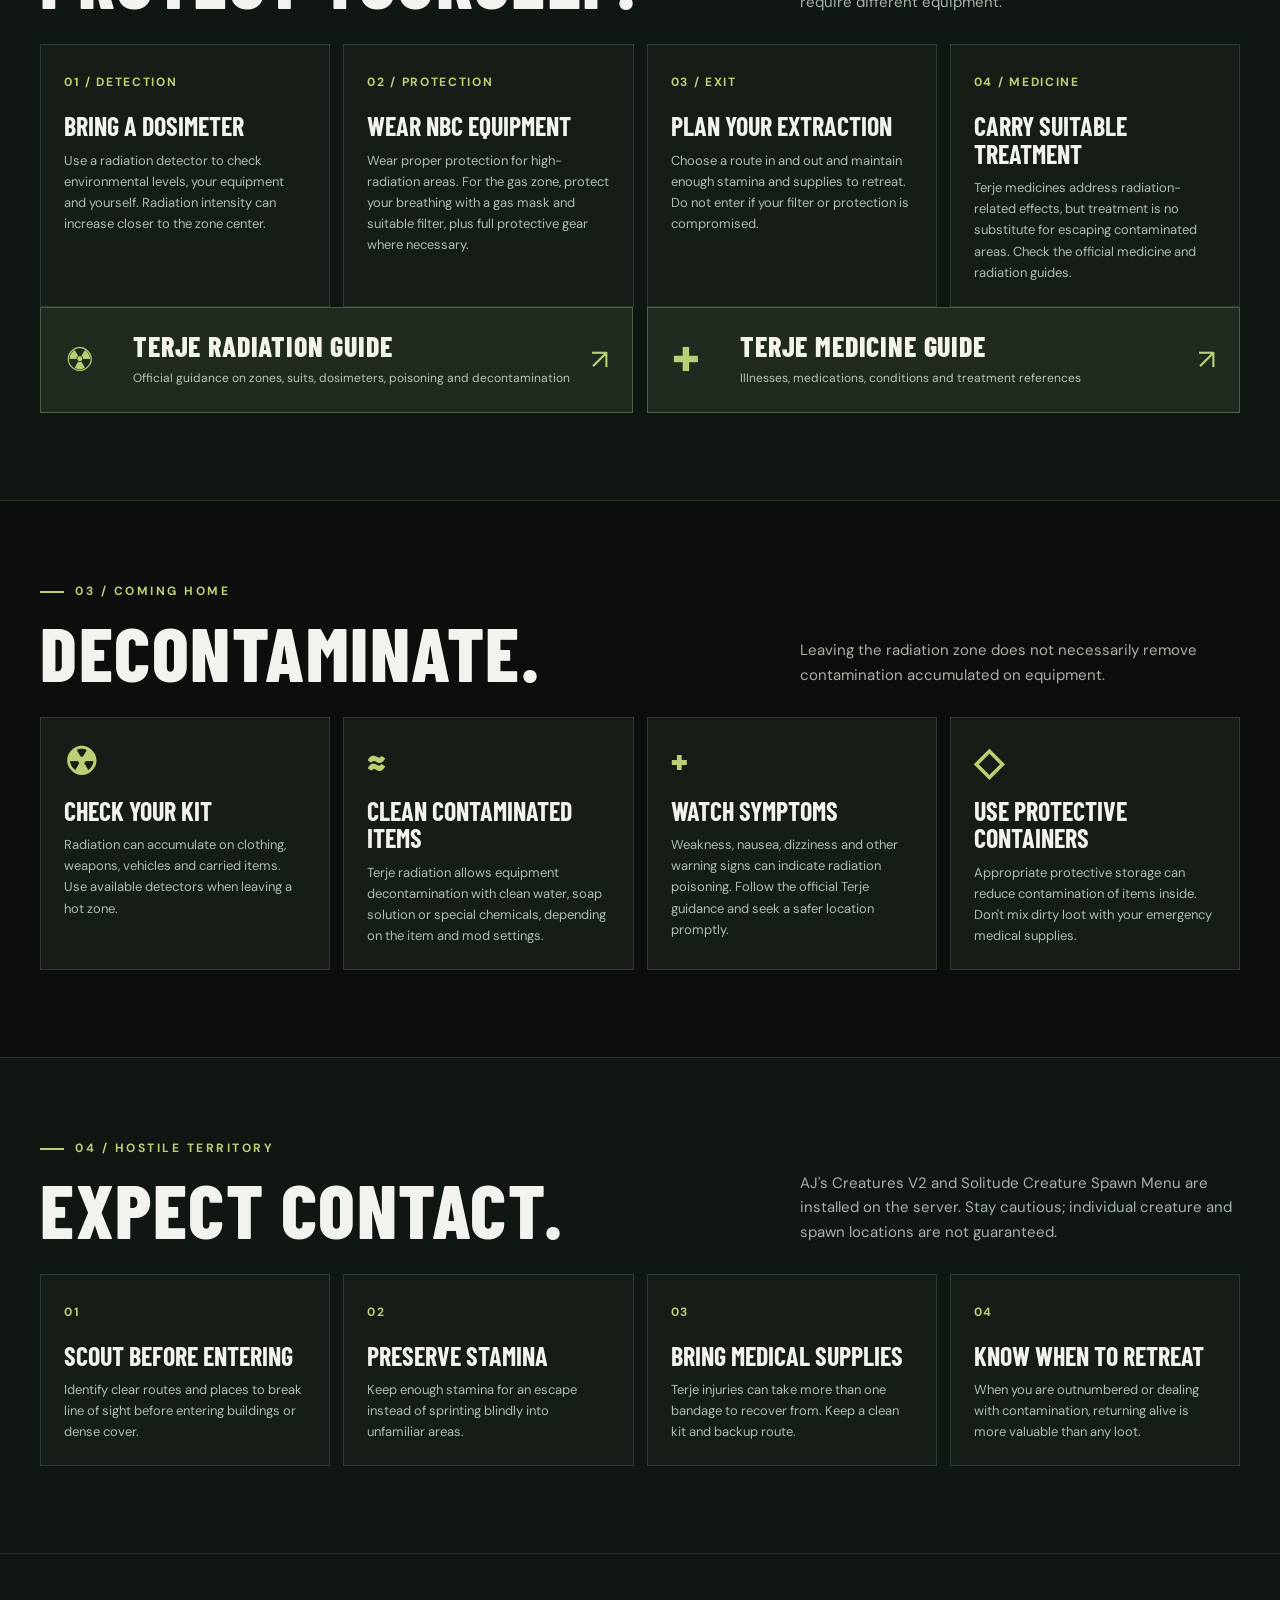
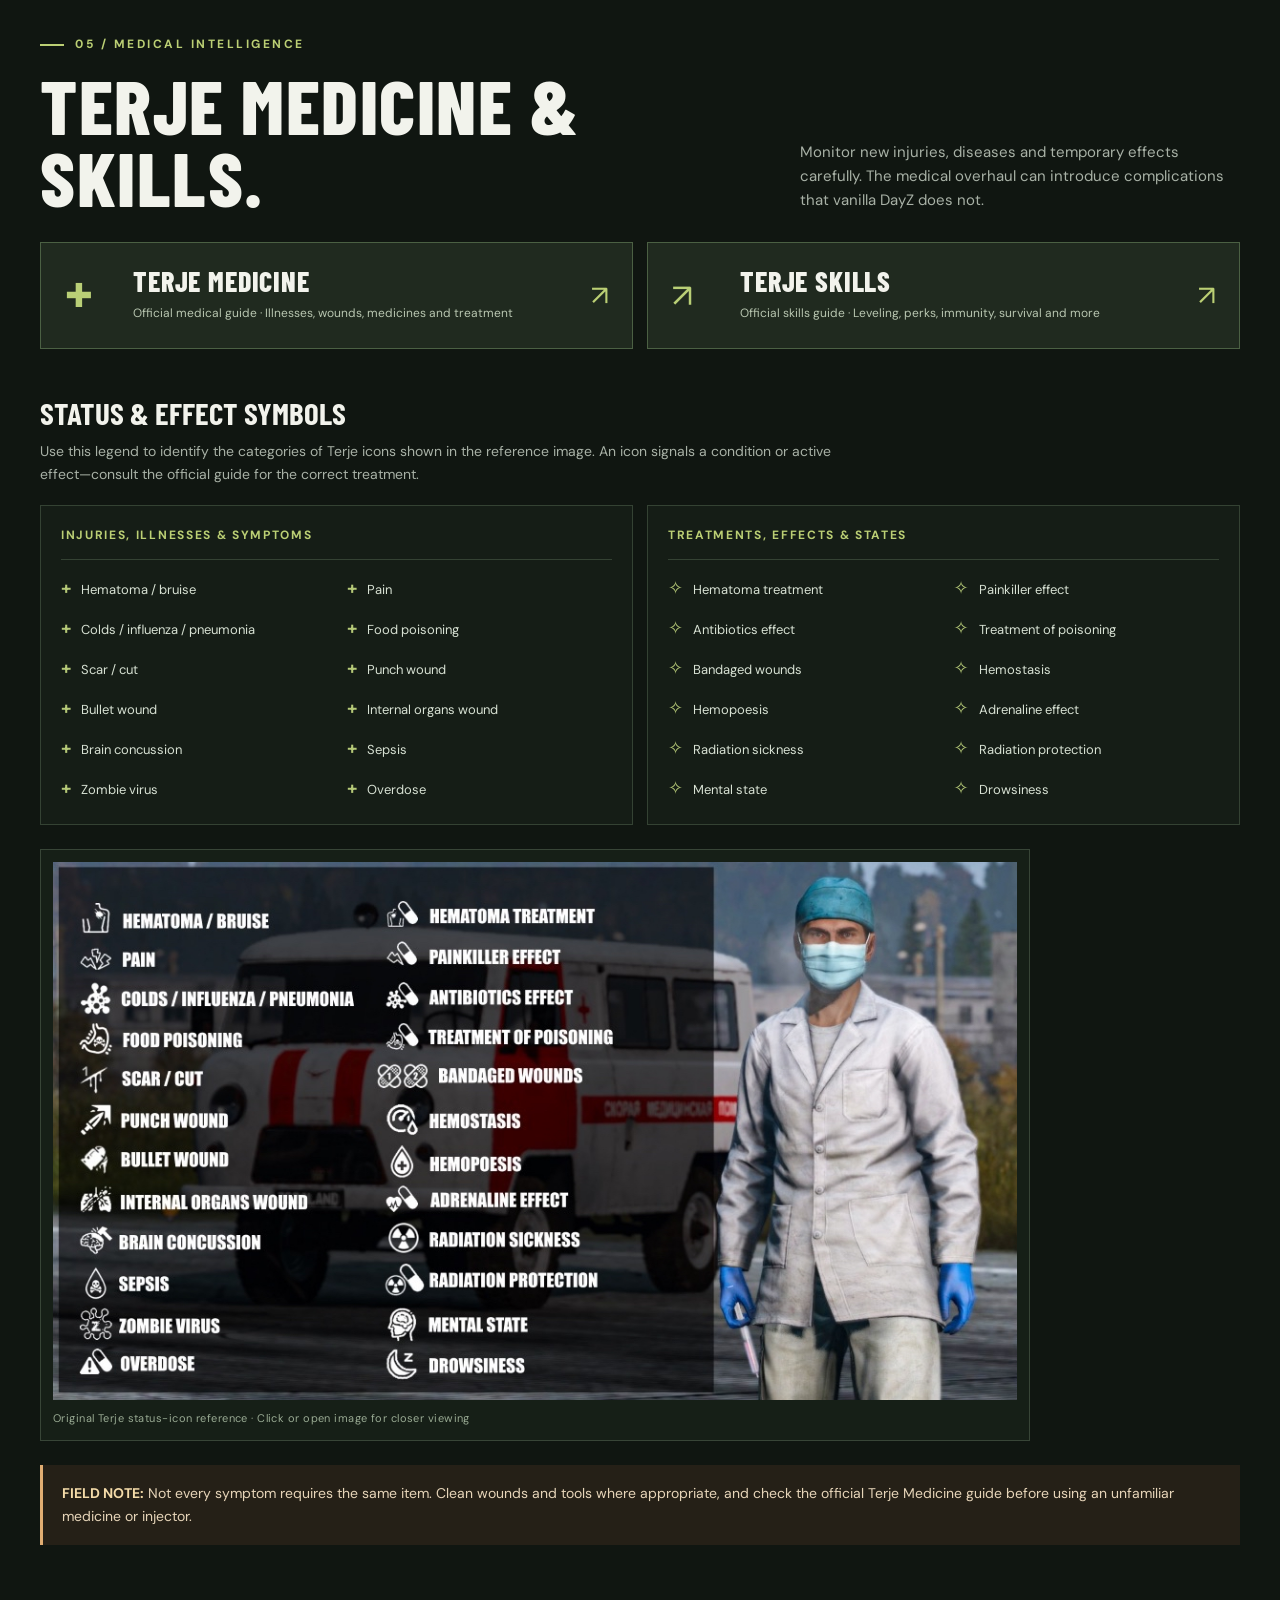
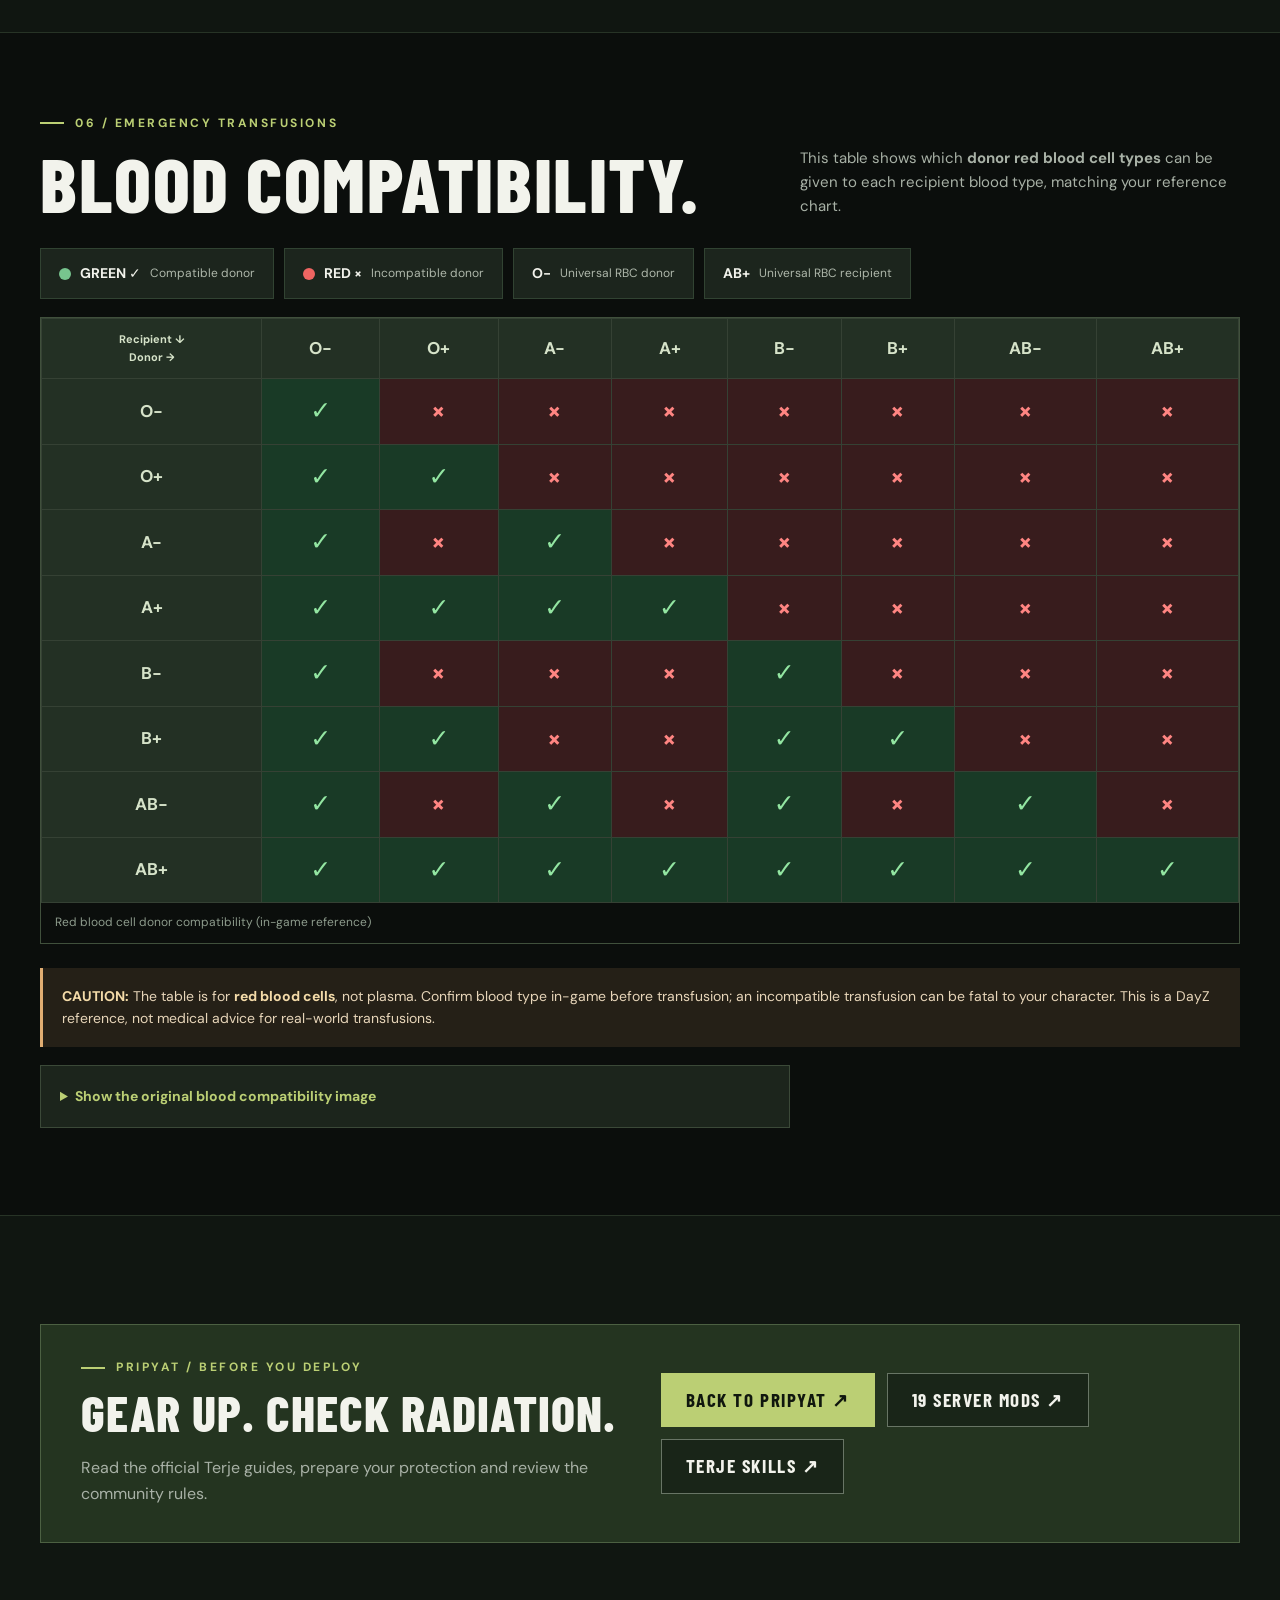
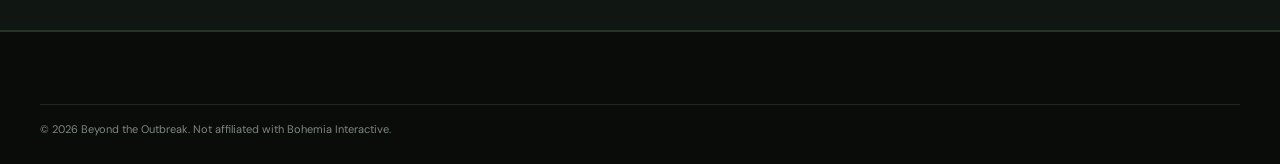
<file: pripyat-tips.html>
<!doctype html><html lang="en"><head><meta charset="utf-8"><meta name="viewport" content="width=device-width,initial-scale=1"><meta name="theme-color" content="#0b0e0c"><meta name="description" content="Pripyat Delta survival guide: Reactor 4 1000m radiation zone, permanently gassed black market, Terje Radiation, Medicine and Skills."><title>Pripyat Field Guide | Beyond the Outbreak</title><link rel="stylesheet" href="styles.css"><link rel="stylesheet" href="deerisle-tips.css"><script defer src="site-settings.js"></script><script defer src="site.js"></script><style>.guide-hero{background:radial-gradient(circle at 82% 15%,rgba(93,140,71,.24),transparent 46%),linear-gradient(115deg,#142019,#0b0f0d 68%)}.guide-tag{color:#cde69d}.hazard{border-left:4px solid #e7ae64;background:#2a2117;padding:17px 22px;margin:20px 0}.hazard strong{color:#ffdba8}.zone-cards{display:grid;grid-template-columns:repeat(2,minmax(0,1fr));gap:15px}.zone-cards article{background:#192019;border:1px solid #5b5943;padding:23px}.zone-cards h3{font-size:31px;margin-bottom:10px}@media(max-width:700px){.zone-cards{grid-template-columns:1fr}}</style></head><body><header class="site-header"><div class="container nav-wrap"><a class="brand" href="index.html"><span class="brand-icon"><span>B</span></span><span><span class="brand-name">BEYOND THE OUTBREAK</span><span class="brand-sub">DAYZ SURVIVOR COMMUNITY</span></span></a><button class="nav-toggle" aria-controls="nav-list" aria-expanded="false" aria-label="Toggle navigation">☰</button><nav aria-label="Main navigation"><ul class="nav-list" id="nav-list"><li><a class="nav-link" href="index.html">Home</a></li><li><a class="nav-link" href="pripyat.html" aria-current="page">Pripyat</a></li><li><a class="nav-link" href="badlands.html">Nasdara</a></li><li><a class="nav-link" href="rules.html">Rules</a></li><li><a class="nav-link nav-cta" data-link="discord" href="#community">Join Discord ↗</a></li></ul></nav></div></header><main>
<section class="guide-hero"><div class="container"><div class="eyebrow">BEYOND THE OUTBREAK / SERVER 01</div><div class="guide-hero-grid"><div><span class="guide-tag">PRIPYAT DELTA / FIELD MANUAL</span><h1>ENTER THE<br><span>EXCLUSION ZONE.</span></h1><p class="lead">Know the hazards before you move: radiation around Reactor 4, a permanently contaminated black market, hostile creatures and the Terje medical overhaul.</p><div class="actions"><a class="button button-primary" href="#radiation">Radiation safety ↓</a><a class="button button-outline" href="pripyat.html">Back to Pripyat ↗</a></div></div><aside class="guide-status"><span class="small-caps">PRIPYAT FIELD INTEL</span><div class="guide-status-row"><span>Map</span><strong>Pripyat Delta</strong></div><div class="guide-status-row"><span>Reactor 4</span><strong>1,000 m radiation hazard</strong></div><div class="guide-status-row"><span>Black market</span><strong>PERMANENT GAS ZONE</strong></div><div class="guide-status-row"><span>Server address</span><strong data-address="pripyat">45.59.162.14:2302</strong></div><button class="button button-primary button-small hide" data-copy-address="pripyat">Copy address</button></aside></div></div></section>
<nav class="guide-nav"><div class="container guide-nav-inner"><a href="#radiation">Hazards</a><a href="#prep">Preparation</a><a href="#decon">Decontamination</a><a href="#creatures">Creatures</a><a href="#terje">Terje Medicine &amp; Skills</a><a href="#blood">Blood types</a></div></nav>
<section class="guide-section" id="radiation"><div class="container"><div class="guide-heading"><div><div class="eyebrow">01 / Restricted zones</div><h2>KNOW THE HAZARDS.</h2></div><p>Two locations have permanent environmental dangers. Do not treat their boundaries as safe without protective equipment.</p></div><div class="zone-cards"><article><span class="guide-tag">HIGH-RISK RADIATION ZONE</span><h3>REACTOR 4</h3><p>The area within <strong>1,000 meters of Reactor 4</strong> is radioactive. Exposure can contaminate your body, clothing, weapons and other gear. Avoid this zone until you have protection and a plan to decontaminate.</p></article><article><span class="guide-tag">PERMANENT CONTAMINATION ZONE</span><h3>BLACK MARKET</h3><p>The black market is <strong>permanently gassed</strong>. Expect toxic exposure at all times, not just during temporary strikes. Plan for a functional gas mask with filter and appropriate NBC protection before entering.</p></article></div><div class="hazard"><strong>IMPORTANT:</strong> The 1,000 m reactor distance is the server's configured danger radius, not a promise that radiation ends instantly outside the boundary. Use a dosimeter and avoid unnecessary exposure. The black market is persistently gassed.</div></div></section>
<section class="guide-section alt" id="prep"><div class="container"><div class="guide-heading"><div><div class="eyebrow">02 / Before entering</div><h2>PROTECT YOURSELF.</h2></div><p>Prepare for both radiation and toxic gas. Each threat may require different equipment.</p></div><div class="advice-grid"><article class="advice"><span>01 / DETECTION</span><h3>Bring a dosimeter</h3><p>Use a radiation detector to check environmental levels, your equipment and yourself. Radiation intensity can increase closer to the zone center.</p></article><article class="advice"><span>02 / PROTECTION</span><h3>Wear NBC equipment</h3><p>Wear proper protection for high-radiation areas. For the gas zone, protect your breathing with a gas mask and suitable filter, plus full protective gear where necessary.</p></article><article class="advice"><span>03 / EXIT</span><h3>Plan your extraction</h3><p>Choose a route in and out and maintain enough stamina and supplies to retreat. Do not enter if your filter or protection is compromised.</p></article><article class="advice"><span>04 / MEDICINE</span><h3>Carry suitable treatment</h3><p>Terje medicines address radiation-related effects, but treatment is no substitute for escaping contaminated areas. Check the official medicine and radiation guides.</p></article></div>
<div class="resource-grid"><a class="resource-card" href="https://github.com/TerjeBruoygard/TerjeMods/tree/master/WIKI/en/Radiation" target="_blank" rel="noopener noreferrer"><span class="resource-symbol">☢</span><span><strong>TERJE RADIATION GUIDE</strong><small>Official guidance on zones, suits, dosimeters, poisoning and decontamination</small></span><span class="resource-arrow">↗</span></a><a class="resource-card" href="https://github.com/TerjeBruoygard/TerjeMods/tree/master/WIKI/en/Medicine" target="_blank" rel="noopener noreferrer"><span class="resource-symbol">✚</span><span><strong>TERJE MEDICINE GUIDE</strong><small>Illnesses, medications, conditions and treatment references</small></span><span class="resource-arrow">↗</span></a></div></div></section>
<section class="guide-section" id="decon"><div class="container"><div class="guide-heading"><div><div class="eyebrow">03 / Coming home</div><h2>DECONTAMINATE.</h2></div><p>Leaving the radiation zone does not necessarily remove contamination accumulated on equipment.</p></div><div class="tactic-grid"><article class="tactic"><div class="tactic-icon">☢</div><h3>Check your kit</h3><p>Radiation can accumulate on clothing, weapons, vehicles and carried items. Use available detectors when leaving a hot zone.</p></article><article class="tactic"><div class="tactic-icon">≈</div><h3>Clean contaminated items</h3><p>Terje radiation allows equipment decontamination with clean water, soap solution or special chemicals, depending on the item and mod settings.</p></article><article class="tactic"><div class="tactic-icon">+</div><h3>Watch symptoms</h3><p>Weakness, nausea, dizziness and other warning signs can indicate radiation poisoning. Follow the official Terje guidance and seek a safer location promptly.</p></article><article class="tactic"><div class="tactic-icon">◇</div><h3>Use protective containers</h3><p>Appropriate protective storage can reduce contamination of items inside. Don't mix dirty loot with your emergency medical supplies.</p></article></div></div></section>
<section class="guide-section alt" id="creatures"><div class="container"><div class="guide-heading"><div><div class="eyebrow">04 / Hostile territory</div><h2>EXPECT CONTACT.</h2></div><p>AJ's Creatures V2 and Solitude Creature Spawn Menu are installed on the server. Stay cautious; individual creature and spawn locations are not guaranteed.</p></div><div class="advice-grid"><article class="advice"><span>01</span><h3>Scout before entering</h3><p>Identify clear routes and places to break line of sight before entering buildings or dense cover.</p></article><article class="advice"><span>02</span><h3>Preserve stamina</h3><p>Keep enough stamina for an escape instead of sprinting blindly into unfamiliar areas.</p></article><article class="advice"><span>03</span><h3>Bring medical supplies</h3><p>Terje injuries can take more than one bandage to recover from. Keep a clean kit and backup route.</p></article><article class="advice"><span>04</span><h3>Know when to retreat</h3><p>When you are outnumbered or dealing with contamination, returning alive is more valuable than any loot.</p></article></div></div></section>
<section id="terje" class="guide-section alt"><div class="container"><div class="guide-heading"><div><div class="eyebrow">05 / Medical intelligence</div><h2>TERJE MEDICINE &amp; SKILLS.</h2></div><p>Monitor new injuries, diseases and temporary effects carefully. The medical overhaul can introduce complications that vanilla DayZ does not.</p></div>
<div class="resource-grid"><a class="resource-card" href="https://github.com/TerjeBruoygard/TerjeMods/tree/master/WIKI/en/Medicine" target="_blank" rel="noopener noreferrer"><span class="resource-symbol">✚</span><span><strong>TERJE MEDICINE</strong><small>Official medical guide · Illnesses, wounds, medicines and treatment</small></span><span class="resource-arrow">↗</span></a><a class="resource-card" href="https://github.com/TerjeBruoygard/TerjeMods/tree/master/WIKI/en/Skills" target="_blank" rel="noopener noreferrer"><span class="resource-symbol">↗</span><span><strong>TERJE SKILLS</strong><small>Official skills guide · Leveling, perks, immunity, survival and more</small></span><span class="resource-arrow">↗</span></a></div>
<div class="guide-subhead"><h3>STATUS &amp; EFFECT SYMBOLS</h3><p>Use this legend to identify the categories of Terje icons shown in the reference image. An icon signals a condition or active effect—consult the official guide for the correct treatment.</p></div>
<div class="legend-grid"><div class="legend-panel"><div class="legend-label">Injuries, illnesses &amp; symptoms</div><ul class="icon-legend"><li><span class="legend-cross" aria-hidden="true">+</span>Hematoma / bruise</li><li><span class="legend-cross" aria-hidden="true">+</span>Pain</li><li><span class="legend-cross" aria-hidden="true">+</span>Colds / influenza / pneumonia</li><li><span class="legend-cross" aria-hidden="true">+</span>Food poisoning</li><li><span class="legend-cross" aria-hidden="true">+</span>Scar / cut</li><li><span class="legend-cross" aria-hidden="true">+</span>Punch wound</li><li><span class="legend-cross" aria-hidden="true">+</span>Bullet wound</li><li><span class="legend-cross" aria-hidden="true">+</span>Internal organs wound</li><li><span class="legend-cross" aria-hidden="true">+</span>Brain concussion</li><li><span class="legend-cross" aria-hidden="true">+</span>Sepsis</li><li><span class="legend-cross" aria-hidden="true">+</span>Zombie virus</li><li><span class="legend-cross" aria-hidden="true">+</span>Overdose</li></ul></div><div class="legend-panel"><div class="legend-label">Treatments, effects &amp; states</div><ul class="icon-legend"><li><span class="legend-symbol" aria-hidden="true">✧</span>Hematoma treatment</li><li><span class="legend-symbol" aria-hidden="true">✧</span>Painkiller effect</li><li><span class="legend-symbol" aria-hidden="true">✧</span>Antibiotics effect</li><li><span class="legend-symbol" aria-hidden="true">✧</span>Treatment of poisoning</li><li><span class="legend-symbol" aria-hidden="true">✧</span>Bandaged wounds</li><li><span class="legend-symbol" aria-hidden="true">✧</span>Hemostasis</li><li><span class="legend-symbol" aria-hidden="true">✧</span>Hemopoesis</li><li><span class="legend-symbol" aria-hidden="true">✧</span>Adrenaline effect</li><li><span class="legend-symbol" aria-hidden="true">✧</span>Radiation sickness</li><li><span class="legend-symbol" aria-hidden="true">✧</span>Radiation protection</li><li><span class="legend-symbol" aria-hidden="true">✧</span>Mental state</li><li><span class="legend-symbol" aria-hidden="true">✧</span>Drowsiness</li></ul></div></div>
<div class="reference wide-reference"><img src="assets/guides/terje-status-reference.png" alt="Original Terje medical status icon reference depicting all listed injuries, diseases, treatments and effects" loading="lazy"><div class="reference-caption">Original Terje status-icon reference · Click or open image for closer viewing</div></div>
<div class="guide-alert"><strong>FIELD NOTE:</strong> Not every symptom requires the same item. Clean wounds and tools where appropriate, and check the official Terje Medicine guide before using an unfamiliar medicine or injector.</div></div></section>


<section id="blood" class="guide-section"><div class="container"><div class="guide-heading"><div><div class="eyebrow">06 / Emergency transfusions</div><h2>BLOOD COMPATIBILITY.</h2></div><p>This table shows which <strong>donor red blood cell types</strong> can be given to each recipient blood type, matching your reference chart.</p></div>
<div class="blood-notes"><div><span class="good-dot"></span><strong>GREEN ✓</strong><small>Compatible donor</small></div><div><span class="bad-dot"></span><strong>RED ×</strong><small>Incompatible donor</small></div><div><strong>O−</strong><small>Universal RBC donor</small></div><div><strong>AB+</strong><small>Universal RBC recipient</small></div></div>
<div class="table-scroll"><table class="blood-table"><caption>Red blood cell donor compatibility (in-game reference)</caption><thead><tr><th scope="col" class="corner">Recipient ↓<br>Donor →</th><th scope="col">O−</th><th scope="col">O+</th><th scope="col">A−</th><th scope="col">A+</th><th scope="col">B−</th><th scope="col">B+</th><th scope="col">AB−</th><th scope="col">AB+</th></tr></thead><tbody><tr><th scope="row">O−</th><td class="good" aria-label="O− to O−: compatible"><span aria-hidden="true">✓</span></td><td class="bad" aria-label="O+ to O−: not compatible"><span aria-hidden="true">×</span></td><td class="bad" aria-label="A− to O−: not compatible"><span aria-hidden="true">×</span></td><td class="bad" aria-label="A+ to O−: not compatible"><span aria-hidden="true">×</span></td><td class="bad" aria-label="B− to O−: not compatible"><span aria-hidden="true">×</span></td><td class="bad" aria-label="B+ to O−: not compatible"><span aria-hidden="true">×</span></td><td class="bad" aria-label="AB− to O−: not compatible"><span aria-hidden="true">×</span></td><td class="bad" aria-label="AB+ to O−: not compatible"><span aria-hidden="true">×</span></td></tr><tr><th scope="row">O+</th><td class="good" aria-label="O− to O+: compatible"><span aria-hidden="true">✓</span></td><td class="good" aria-label="O+ to O+: compatible"><span aria-hidden="true">✓</span></td><td class="bad" aria-label="A− to O+: not compatible"><span aria-hidden="true">×</span></td><td class="bad" aria-label="A+ to O+: not compatible"><span aria-hidden="true">×</span></td><td class="bad" aria-label="B− to O+: not compatible"><span aria-hidden="true">×</span></td><td class="bad" aria-label="B+ to O+: not compatible"><span aria-hidden="true">×</span></td><td class="bad" aria-label="AB− to O+: not compatible"><span aria-hidden="true">×</span></td><td class="bad" aria-label="AB+ to O+: not compatible"><span aria-hidden="true">×</span></td></tr><tr><th scope="row">A−</th><td class="good" aria-label="O− to A−: compatible"><span aria-hidden="true">✓</span></td><td class="bad" aria-label="O+ to A−: not compatible"><span aria-hidden="true">×</span></td><td class="good" aria-label="A− to A−: compatible"><span aria-hidden="true">✓</span></td><td class="bad" aria-label="A+ to A−: not compatible"><span aria-hidden="true">×</span></td><td class="bad" aria-label="B− to A−: not compatible"><span aria-hidden="true">×</span></td><td class="bad" aria-label="B+ to A−: not compatible"><span aria-hidden="true">×</span></td><td class="bad" aria-label="AB− to A−: not compatible"><span aria-hidden="true">×</span></td><td class="bad" aria-label="AB+ to A−: not compatible"><span aria-hidden="true">×</span></td></tr><tr><th scope="row">A+</th><td class="good" aria-label="O− to A+: compatible"><span aria-hidden="true">✓</span></td><td class="good" aria-label="O+ to A+: compatible"><span aria-hidden="true">✓</span></td><td class="good" aria-label="A− to A+: compatible"><span aria-hidden="true">✓</span></td><td class="good" aria-label="A+ to A+: compatible"><span aria-hidden="true">✓</span></td><td class="bad" aria-label="B− to A+: not compatible"><span aria-hidden="true">×</span></td><td class="bad" aria-label="B+ to A+: not compatible"><span aria-hidden="true">×</span></td><td class="bad" aria-label="AB− to A+: not compatible"><span aria-hidden="true">×</span></td><td class="bad" aria-label="AB+ to A+: not compatible"><span aria-hidden="true">×</span></td></tr><tr><th scope="row">B−</th><td class="good" aria-label="O− to B−: compatible"><span aria-hidden="true">✓</span></td><td class="bad" aria-label="O+ to B−: not compatible"><span aria-hidden="true">×</span></td><td class="bad" aria-label="A− to B−: not compatible"><span aria-hidden="true">×</span></td><td class="bad" aria-label="A+ to B−: not compatible"><span aria-hidden="true">×</span></td><td class="good" aria-label="B− to B−: compatible"><span aria-hidden="true">✓</span></td><td class="bad" aria-label="B+ to B−: not compatible"><span aria-hidden="true">×</span></td><td class="bad" aria-label="AB− to B−: not compatible"><span aria-hidden="true">×</span></td><td class="bad" aria-label="AB+ to B−: not compatible"><span aria-hidden="true">×</span></td></tr><tr><th scope="row">B+</th><td class="good" aria-label="O− to B+: compatible"><span aria-hidden="true">✓</span></td><td class="good" aria-label="O+ to B+: compatible"><span aria-hidden="true">✓</span></td><td class="bad" aria-label="A− to B+: not compatible"><span aria-hidden="true">×</span></td><td class="bad" aria-label="A+ to B+: not compatible"><span aria-hidden="true">×</span></td><td class="good" aria-label="B− to B+: compatible"><span aria-hidden="true">✓</span></td><td class="good" aria-label="B+ to B+: compatible"><span aria-hidden="true">✓</span></td><td class="bad" aria-label="AB− to B+: not compatible"><span aria-hidden="true">×</span></td><td class="bad" aria-label="AB+ to B+: not compatible"><span aria-hidden="true">×</span></td></tr><tr><th scope="row">AB−</th><td class="good" aria-label="O− to AB−: compatible"><span aria-hidden="true">✓</span></td><td class="bad" aria-label="O+ to AB−: not compatible"><span aria-hidden="true">×</span></td><td class="good" aria-label="A− to AB−: compatible"><span aria-hidden="true">✓</span></td><td class="bad" aria-label="A+ to AB−: not compatible"><span aria-hidden="true">×</span></td><td class="good" aria-label="B− to AB−: compatible"><span aria-hidden="true">✓</span></td><td class="bad" aria-label="B+ to AB−: not compatible"><span aria-hidden="true">×</span></td><td class="good" aria-label="AB− to AB−: compatible"><span aria-hidden="true">✓</span></td><td class="bad" aria-label="AB+ to AB−: not compatible"><span aria-hidden="true">×</span></td></tr><tr><th scope="row">AB+</th><td class="good" aria-label="O− to AB+: compatible"><span aria-hidden="true">✓</span></td><td class="good" aria-label="O+ to AB+: compatible"><span aria-hidden="true">✓</span></td><td class="good" aria-label="A− to AB+: compatible"><span aria-hidden="true">✓</span></td><td class="good" aria-label="A+ to AB+: compatible"><span aria-hidden="true">✓</span></td><td class="good" aria-label="B− to AB+: compatible"><span aria-hidden="true">✓</span></td><td class="good" aria-label="B+ to AB+: compatible"><span aria-hidden="true">✓</span></td><td class="good" aria-label="AB− to AB+: compatible"><span aria-hidden="true">✓</span></td><td class="good" aria-label="AB+ to AB+: compatible"><span aria-hidden="true">✓</span></td></tr></tbody></table></div>
<div class="guide-alert"><strong>CAUTION:</strong> The table is for <strong>red blood cells</strong>, not plasma. Confirm blood type in-game before transfusion; an incompatible transfusion can be fatal to your character. This is a DayZ reference, not medical advice for real-world transfusions.</div>
<details class="original-graphic"><summary>Show the original blood compatibility image</summary><img src="assets/guides/blood-compatibility-reference.png" alt="Red blood cell compatibility reference with O negative, O positive, A negative, A positive, B negative, B positive, AB negative and AB positive recipient and donor types" loading="lazy"></details>
</div></section>



<section class="guide-section alt" id="community"><div class="container"><div class="end-cta"><div><div class="eyebrow">Pripyat / Before you deploy</div><h2>GEAR UP. CHECK RADIATION.</h2><p>Read the official Terje guides, prepare your protection and review the community rules.</p></div><div class="actions"><a class="button button-primary" href="pripyat.html">Back to Pripyat ↗</a><a class="button button-outline" href="pripyat-mods.html">19 Server Mods ↗</a><a class="button button-outline" href="https://github.com/TerjeBruoygard/TerjeMods/tree/master/WIKI/en/Skills" target="_blank" rel="noopener noreferrer">Terje Skills ↗</a></div></div></div></section>
</main><footer class="site-footer"><div class="container"><div class="footer-bottom">© 2026 Beyond the Outbreak. Not affiliated with Bohemia Interactive.</div></div></footer></body></html>
</file>
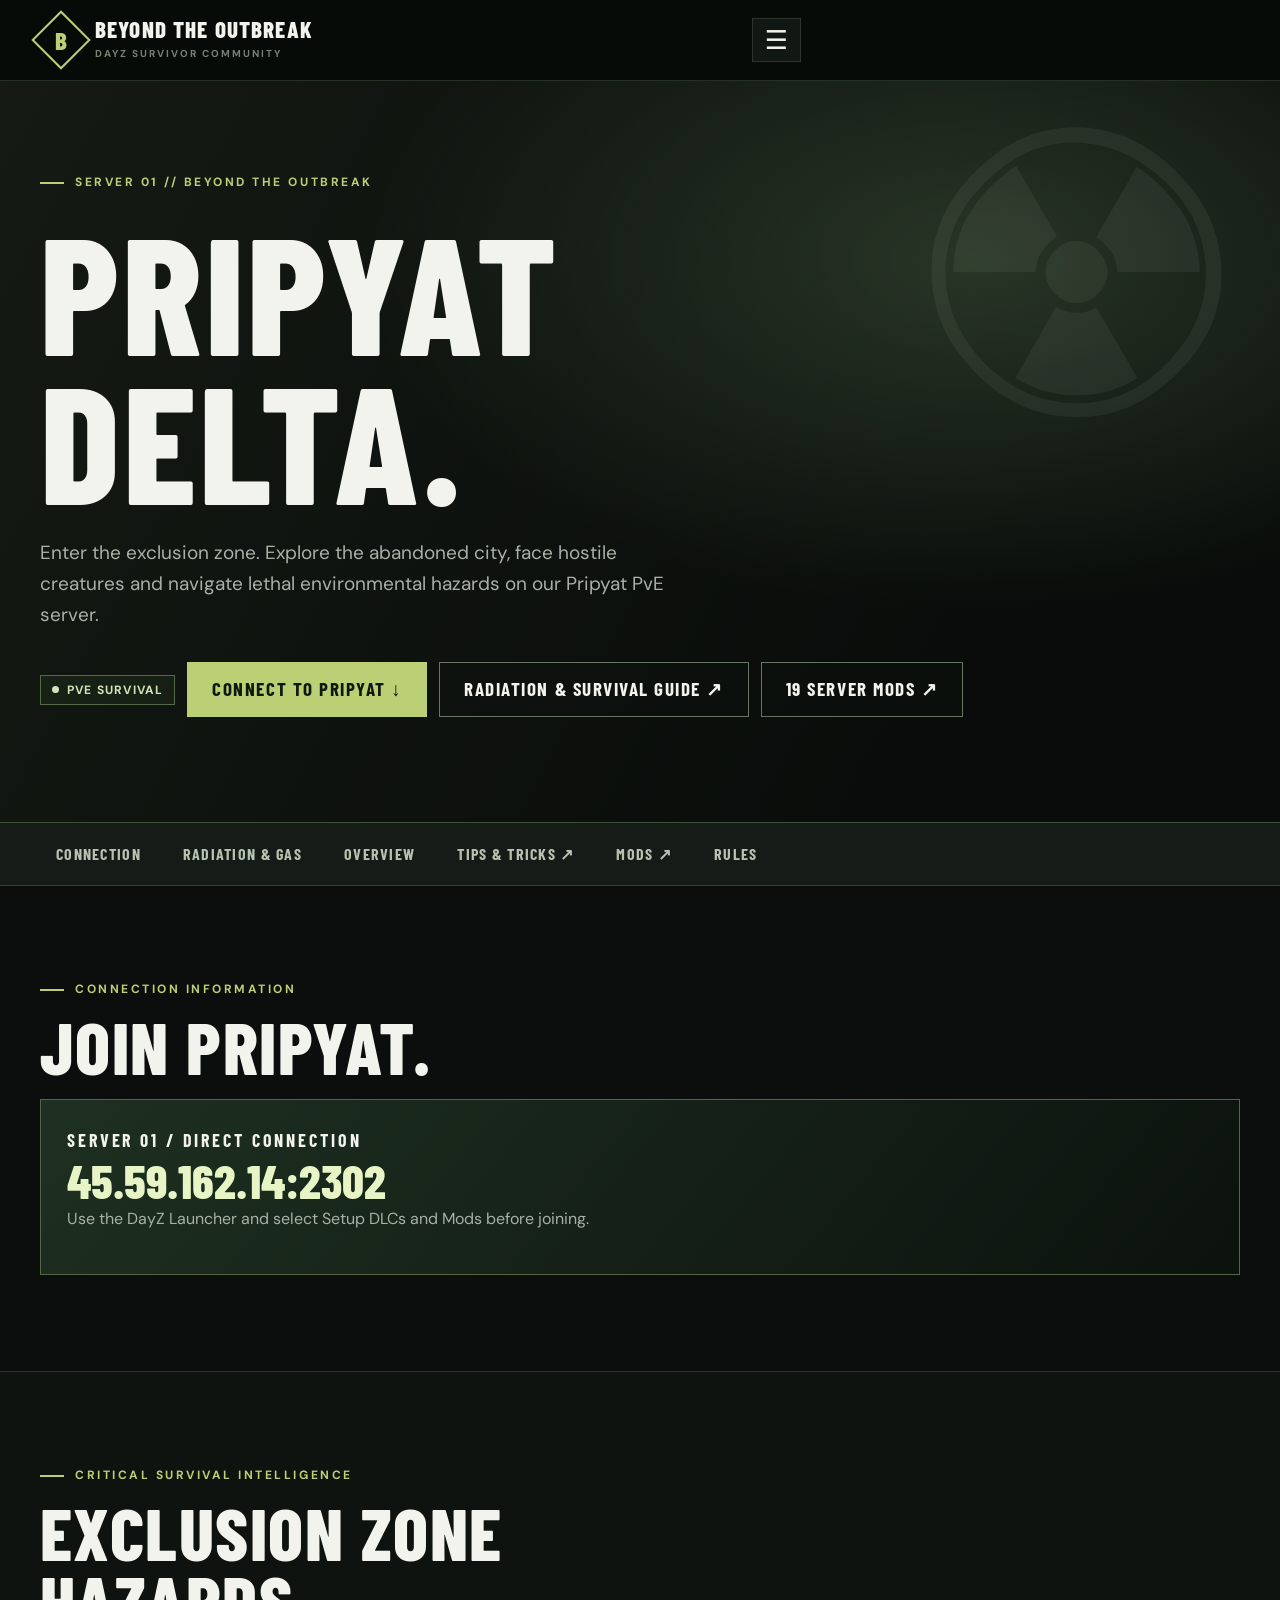
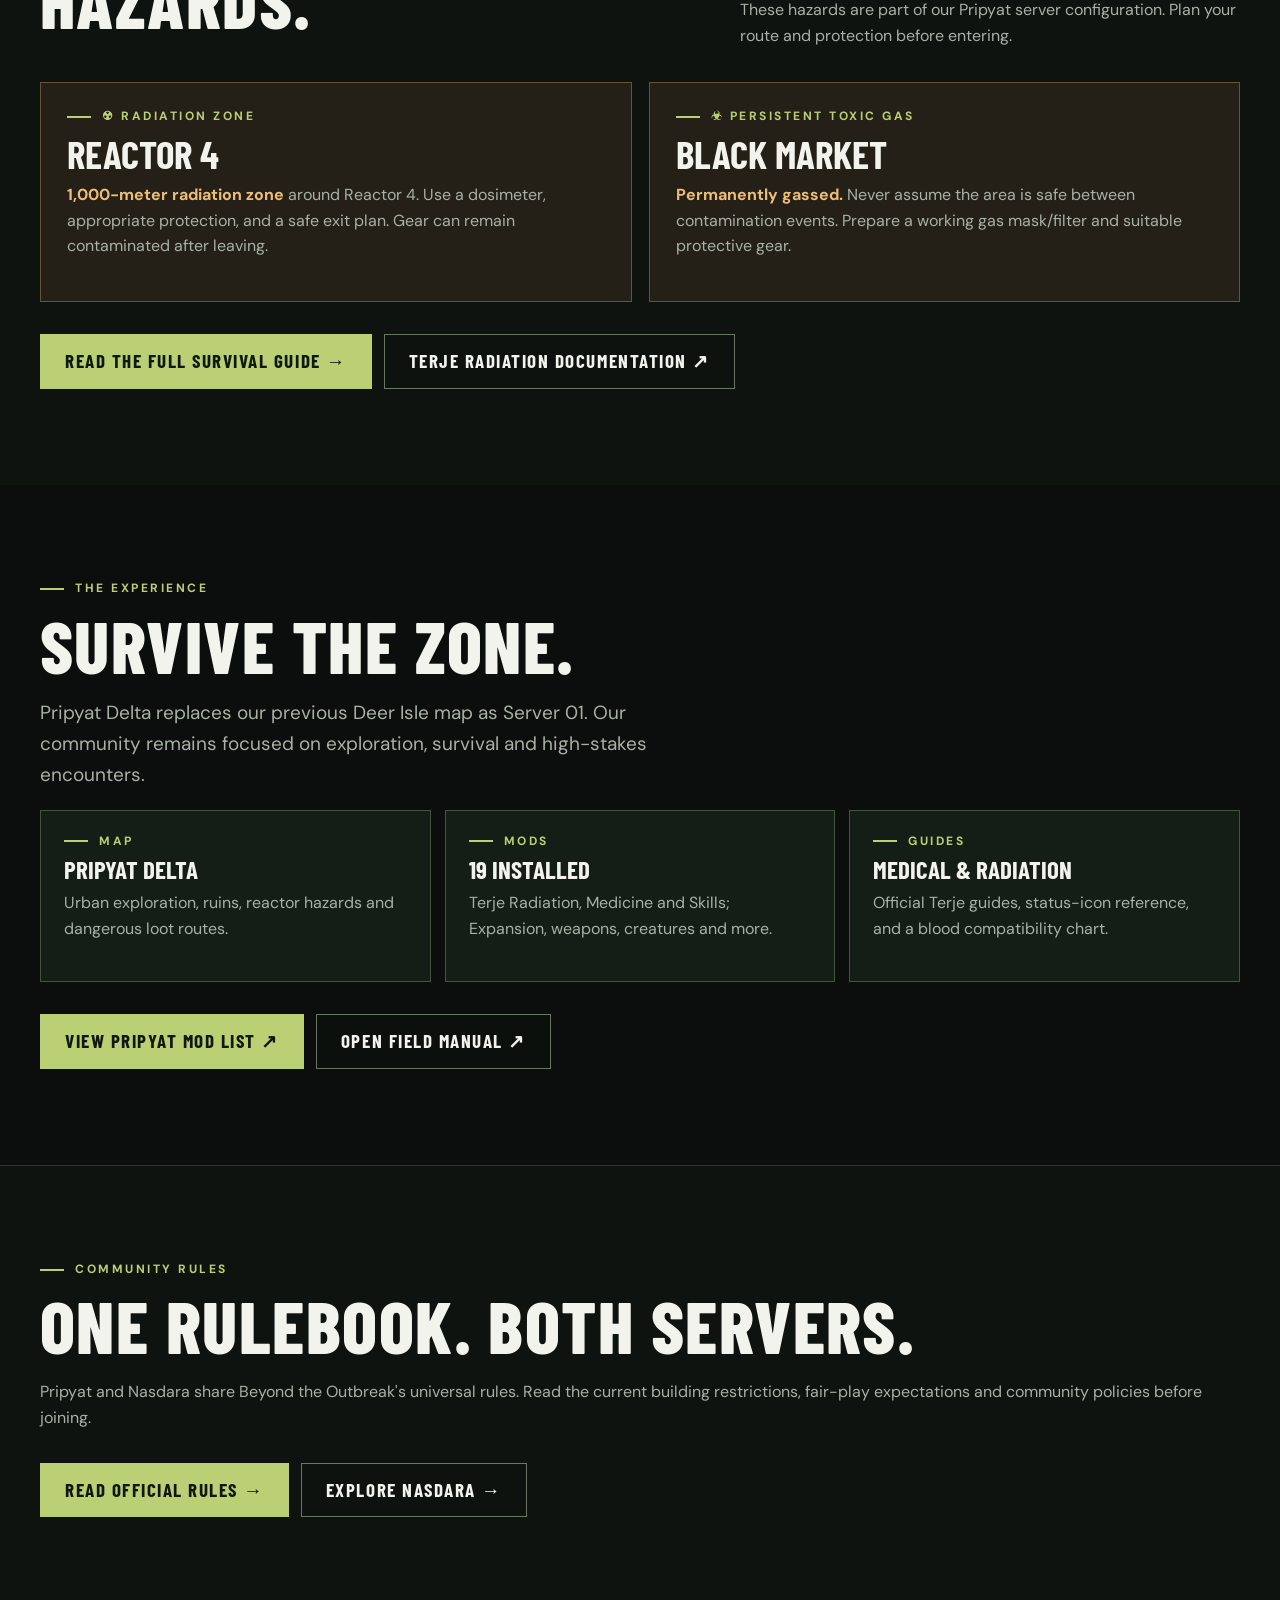
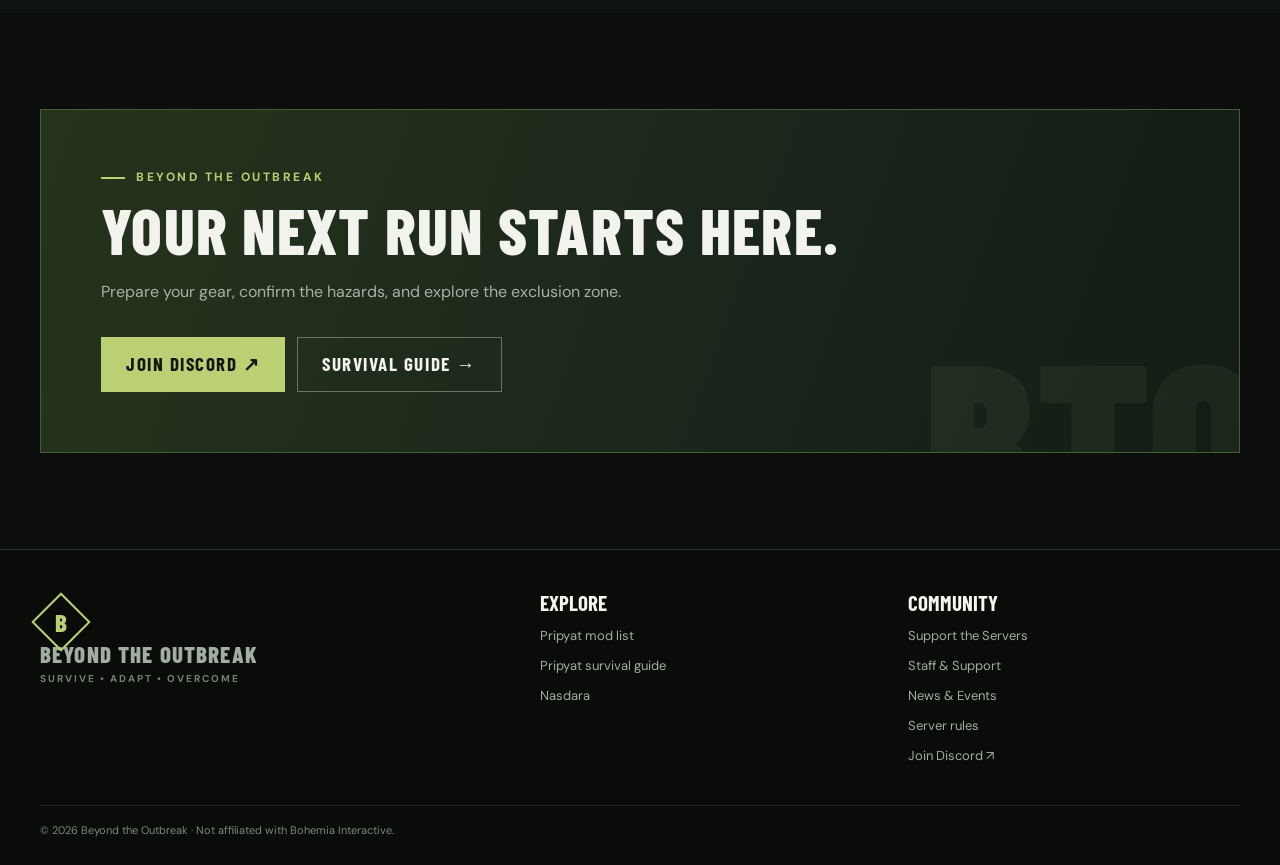
<file: pripyat.html>
<!doctype html><html lang="en"><head><meta charset="utf-8"><meta name="viewport" content="width=device-width,initial-scale=1"><meta name="theme-color" content="#0b0e0c"><meta name="description" content="Beyond the Outbreak Pripyat Delta DayZ PvE server: connection info, Reactor 4 radiation, black-market gas hazards, 19 mods and Terje survival guide."><title>Pripyat Delta | Beyond the Outbreak</title><link rel="stylesheet" href="styles.css"><script defer src="site-settings.js"></script><script defer src="site.js"></script><style>.pripyat-hero{background:radial-gradient(ellipse at 76% 24%,#283626 0%,transparent 44%),linear-gradient(118deg,#151a14,#090c0a 76%);border-bottom:1px solid #40513b;padding:94px 0 105px;position:relative;overflow:hidden}.pripyat-hero:after{content:"☢";position:absolute;font-size:clamp(240px,31vw,540px);right:2%;top:-120px;opacity:.055;pointer-events:none}.pripyat-hero .container{position:relative;z-index:1}.pripyat-hero h1{font-size:clamp(92px,13vw,178px);line-height:.9}.hazard-grid{display:grid;grid-template-columns:repeat(2,1fr);gap:17px}.hazard-panel{background:#252017;border:1px solid #685234;padding:26px}.hazard-panel h3{font-size:39px;margin:9px 0}.hazard-panel strong{color:#edbe79}.address-panel{border:1px solid #556446;background:linear-gradient(130deg,#1e3021,#0c120e);padding:26px;display:flex;align-items:center;justify-content:space-between;gap:20px;flex-wrap:wrap}.address-panel strong{font:800 clamp(29px,4vw,48px)/1 'Barlow Condensed',sans-serif;color:#e6f4c6}.detail-grid{display:grid;grid-template-columns:repeat(3,1fr);gap:14px}.detail-grid>div{border:1px solid #42543e;background:#151e16;padding:23px}.detail-grid h3{font-size:25px;margin:8px 0}@media(max-width:720px){.hazard-grid,.detail-grid{grid-template-columns:1fr}.pripyat-hero{padding:70px 0}}</style></head><body><header class="site-header"><div class="container nav-wrap"><a class="brand" href="index.html"><span class="brand-icon"><span>B</span></span><span><span class="brand-name">BEYOND THE OUTBREAK</span><span class="brand-sub">DAYZ SURVIVOR COMMUNITY</span></span></a><button class="nav-toggle" aria-controls="nav-list" aria-expanded="false" aria-label="Toggle navigation">☰</button><nav aria-label="Main navigation"><ul class="nav-list" id="nav-list"><li><a class="nav-link" href="index.html">Home</a></li><li><a class="nav-link" aria-current="page" href="pripyat.html">Pripyat</a></li><li><a class="nav-link" href="badlands.html">Nasdara</a></li><li><a class="nav-link" href="rules.html">Rules</a></li><li><a class="nav-link nav-cta" href="#community" data-link="discord">Join Discord ↗</a></li></ul></nav></div></header>
<main><section class="pripyat-hero"><div class="container"><div class="eyebrow">SERVER 01 // BEYOND THE OUTBREAK</div><h1>PRIPYAT<br>DELTA.</h1><p class="lead">Enter the exclusion zone. Explore the abandoned city, face hostile creatures and navigate lethal environmental hazards on our Pripyat PvE server.</p><div class="actions"><span class="chip"><span class="dot"></span> PVE SURVIVAL</span><a class="button button-primary" href="#connect">Connect to Pripyat ↓</a><a class="button button-outline" href="pripyat-tips.html">Radiation &amp; Survival Guide ↗</a><a class="button button-outline" href="pripyat-mods.html">19 Server Mods ↗</a></div></div></section>
<nav class="subnav"><div class="container subnav-inner"><a href="#connect">Connection</a><a href="#hazards">Radiation &amp; Gas</a><a href="#overview">Overview</a><a href="pripyat-tips.html">Tips &amp; Tricks ↗</a><a href="pripyat-mods.html">Mods ↗</a><a href="#rules">Rules</a></div></nav>
<section class="section" id="connect"><div class="container"><div class="eyebrow">Connection information</div><h2>JOIN PRIPYAT.</h2><div class="address-panel"><div><div class="small-caps">SERVER 01 / DIRECT CONNECTION</div><strong data-address="pripyat">45.59.162.14:2302</strong><p>Use the DayZ Launcher and select Setup DLCs and Mods before joining.</p></div><button class="button button-primary hide" type="button" data-copy-address="pripyat">Copy connection address</button></div></div></section>
<section class="section section-dark section-rule" id="hazards"><div class="container"><div class="section-heading-line"><div><div class="eyebrow">Critical survival intelligence</div><h2>EXCLUSION ZONE HAZARDS.</h2></div><p>These hazards are part of our Pripyat server configuration. Plan your route and protection before entering.</p></div><div class="hazard-grid"><article class="hazard-panel"><div class="eyebrow">☢ Radiation zone</div><h3>REACTOR 4</h3><p><strong>1,000-meter radiation zone</strong> around Reactor 4. Use a dosimeter, appropriate protection, and a safe exit plan. Gear can remain contaminated after leaving.</p></article><article class="hazard-panel"><div class="eyebrow">☣ Persistent toxic gas</div><h3>BLACK MARKET</h3><p><strong>Permanently gassed.</strong> Never assume the area is safe between contamination events. Prepare a working gas mask/filter and suitable protective gear.</p></article></div><div class="actions"><a class="button button-primary" href="pripyat-tips.html">Read the full survival guide →</a><a class="button button-outline" href="https://github.com/TerjeBruoygard/TerjeMods/tree/master/WIKI/en/Radiation" target="_blank" rel="noopener noreferrer">Terje Radiation documentation ↗</a></div></div></section>
<section class="section" id="overview"><div class="container"><div class="eyebrow">The experience</div><h2>SURVIVE THE ZONE.</h2><p class="lead">Pripyat Delta replaces our previous Deer Isle map as Server 01. Our community remains focused on exploration, survival and high-stakes encounters.</p><div class="detail-grid"><div><span class="eyebrow">MAP</span><h3>PRIPYAT DELTA</h3><p>Urban exploration, ruins, reactor hazards and dangerous loot routes.</p></div><div><span class="eyebrow">MODS</span><h3>19 INSTALLED</h3><p>Terje Radiation, Medicine and Skills; Expansion, weapons, creatures and more.</p></div><div><span class="eyebrow">GUIDES</span><h3>MEDICAL &amp; RADIATION</h3><p>Official Terje guides, status-icon reference, and a blood compatibility chart.</p></div></div><div class="actions"><a class="button button-primary" href="pripyat-mods.html">View Pripyat mod list ↗</a><a class="button button-outline" href="pripyat-tips.html">Open field manual ↗</a></div></div></section>
<section class="section section-dark section-rule" id="rules"><div class="container"><div class="eyebrow">Community rules</div><h2>ONE RULEBOOK. BOTH SERVERS.</h2><p>Pripyat and Nasdara share Beyond the Outbreak's universal rules. Read the current building restrictions, fair-play expectations and community policies before joining.</p><div class="actions"><a class="button button-primary" href="rules.html">Read official rules →</a><a class="button button-outline" href="badlands.html">Explore Nasdara →</a></div></div></section>
<section class="section" id="community"><div class="container"><div class="community-panel"><div class="eyebrow">Beyond the Outbreak</div><h2>YOUR NEXT RUN STARTS HERE.</h2><p>Prepare your gear, confirm the hazards, and explore the exclusion zone.</p><div class="actions"><a class="button button-primary hide" data-link="discord" href="#community">Join Discord ↗</a><a class="button button-outline" href="pripyat-tips.html">Survival Guide →</a></div></div></div></section></main>
<footer class="site-footer"><div class="container"><div class="footer-grid"><div><a class="brand" href="index.html"><span class="brand-icon"><span>B</span></span><span><span class="brand-name">BEYOND THE OUTBREAK</span><span class="brand-sub">SURVIVE • ADAPT • OVERCOME</span></span></a></div><div><h3>EXPLORE</h3><a href="pripyat-mods.html">Pripyat mod list</a><a href="pripyat-tips.html">Pripyat survival guide</a><a href="badlands.html">Nasdara</a></div><div><h3>COMMUNITY</h3><a href="rules.html">Server rules</a><a class="hide" data-link="discord" href="#community">Join Discord ↗</a></div></div><div class="footer-bottom">© 2026 Beyond the Outbreak · Not affiliated with Bohemia Interactive.</div></div></footer>
</body></html>
</file>
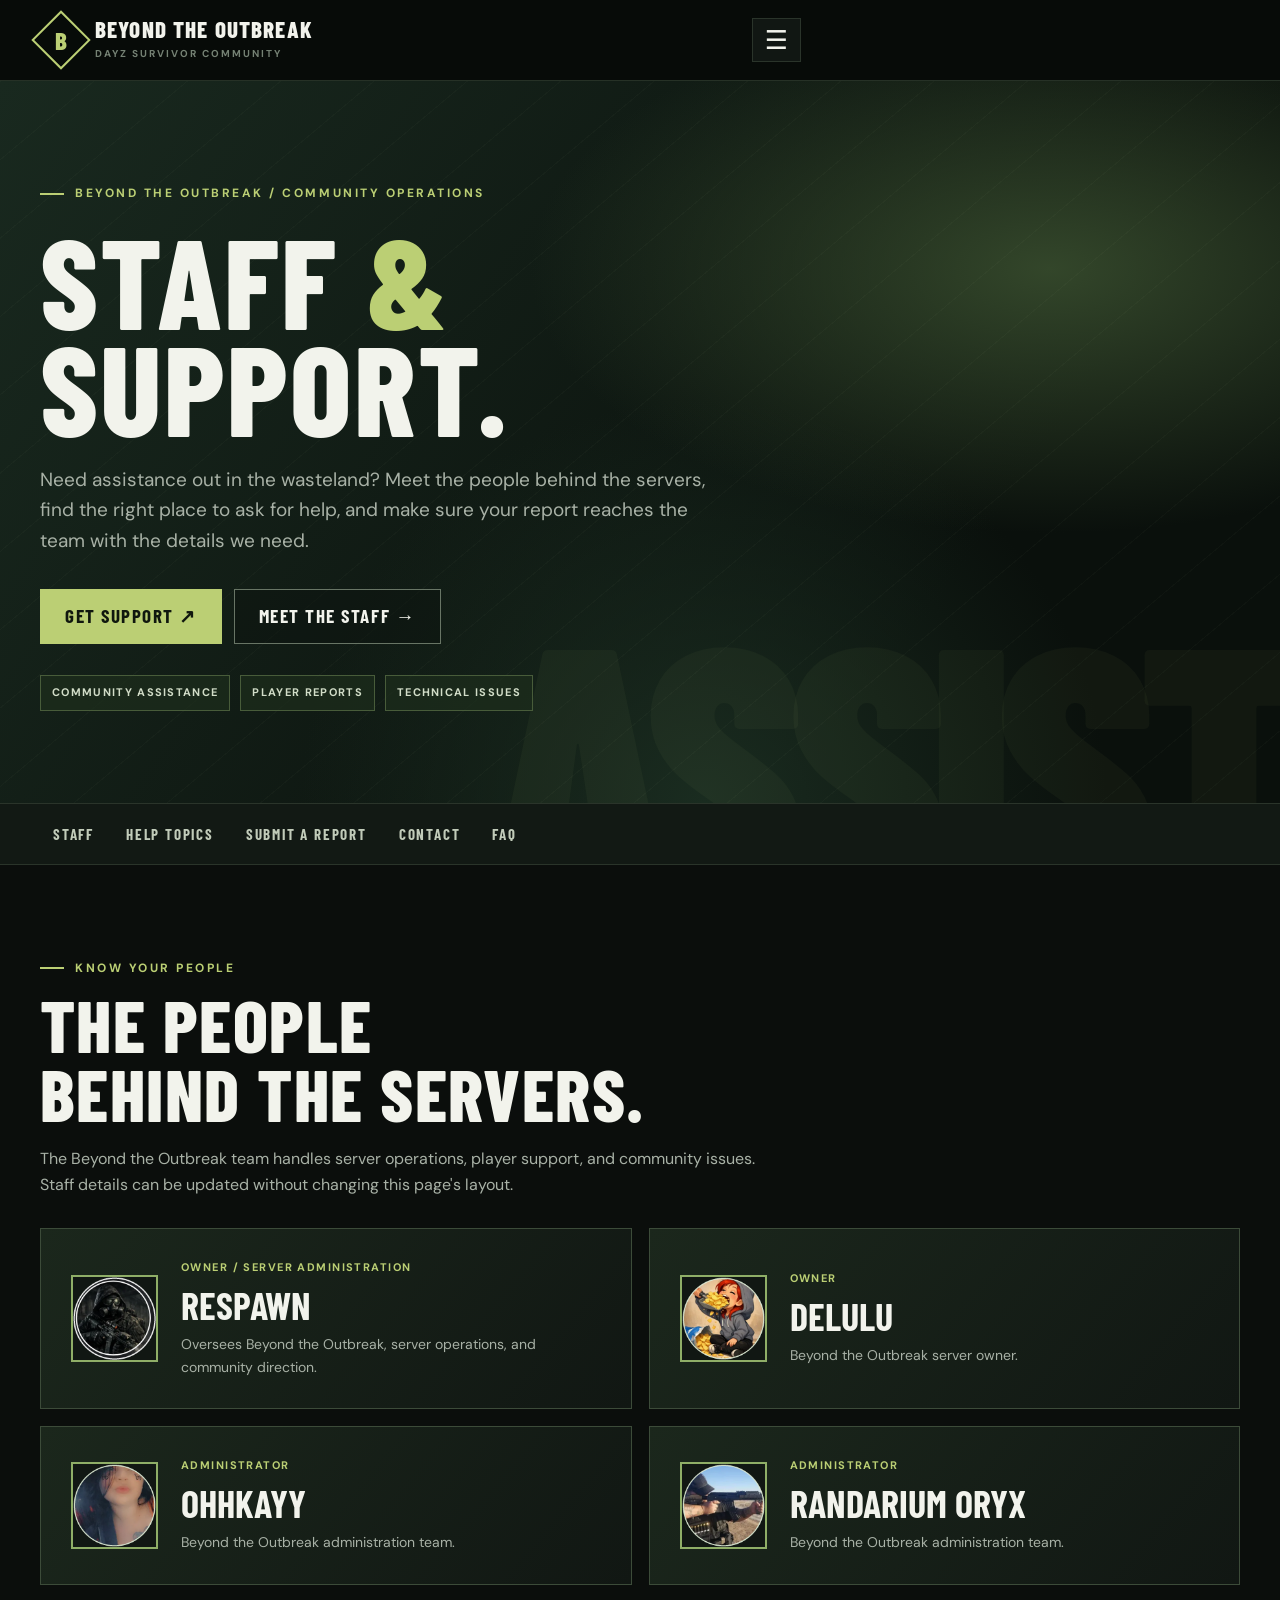
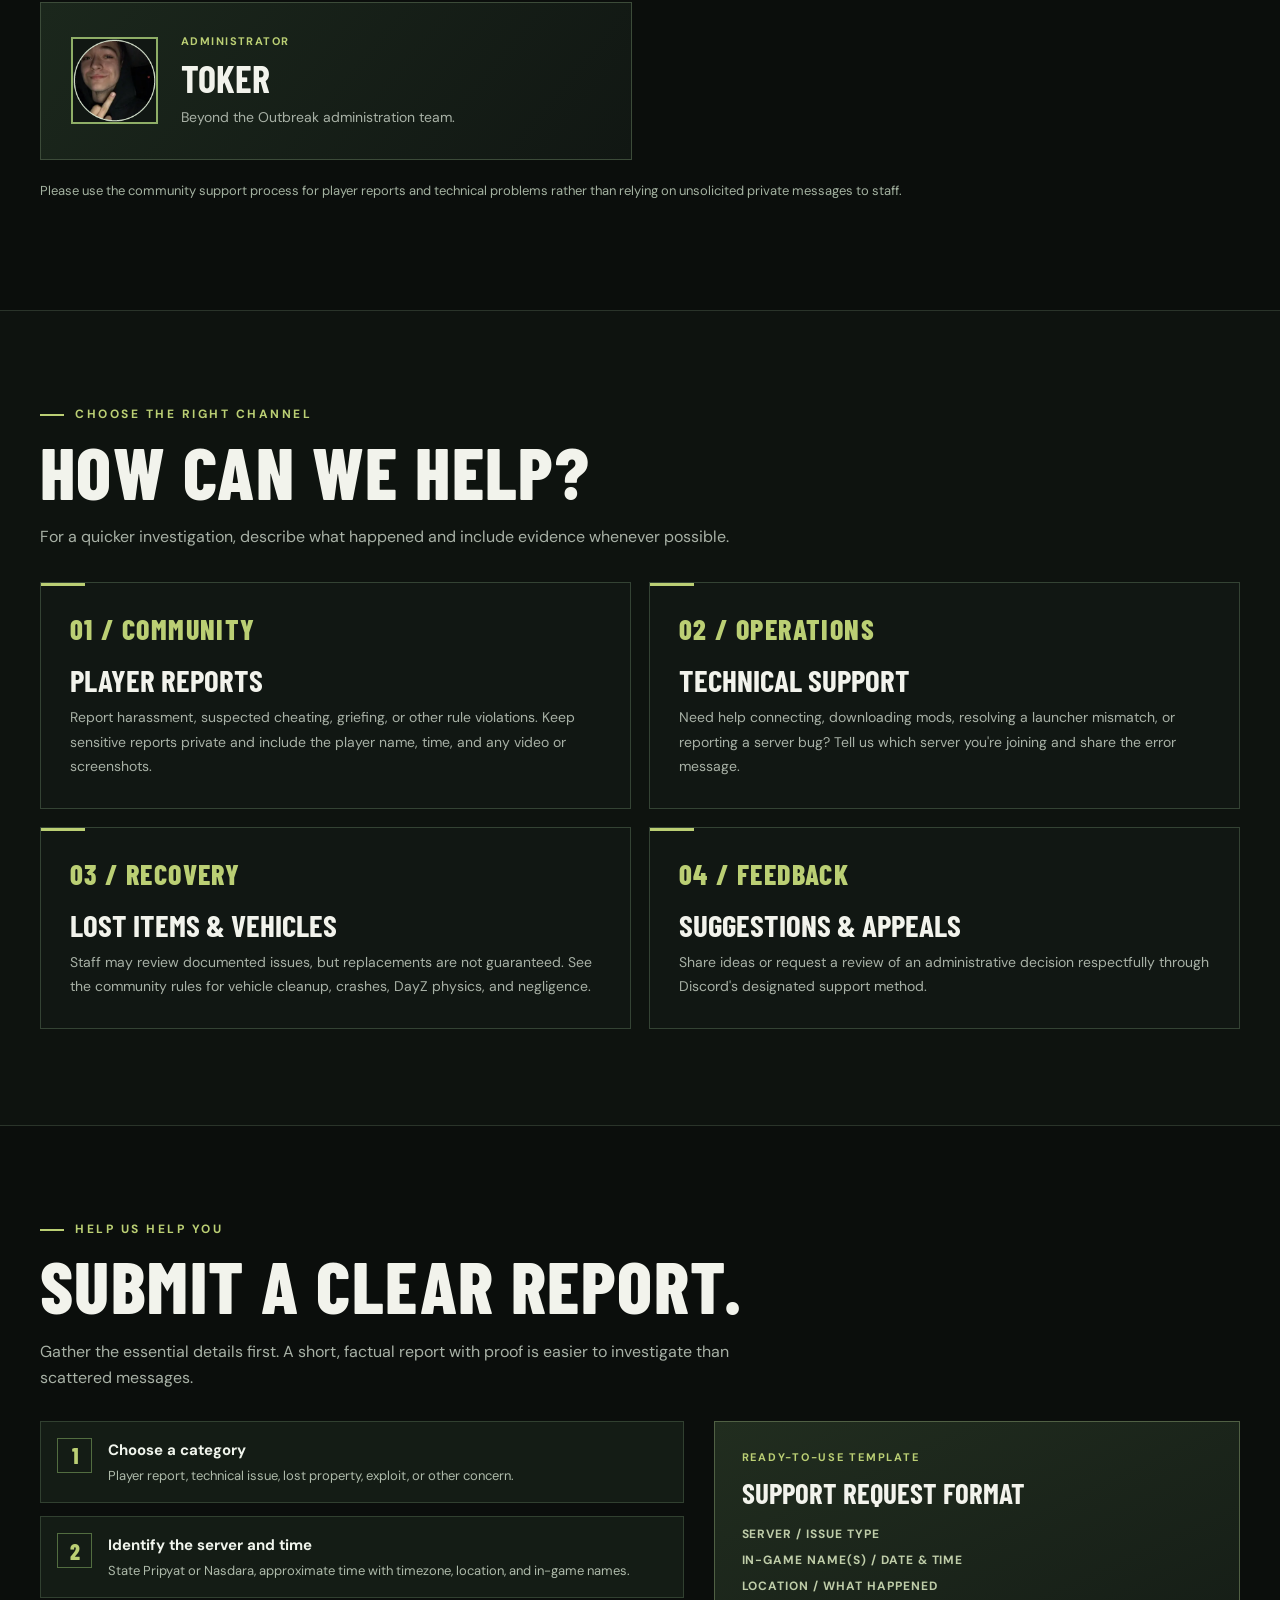
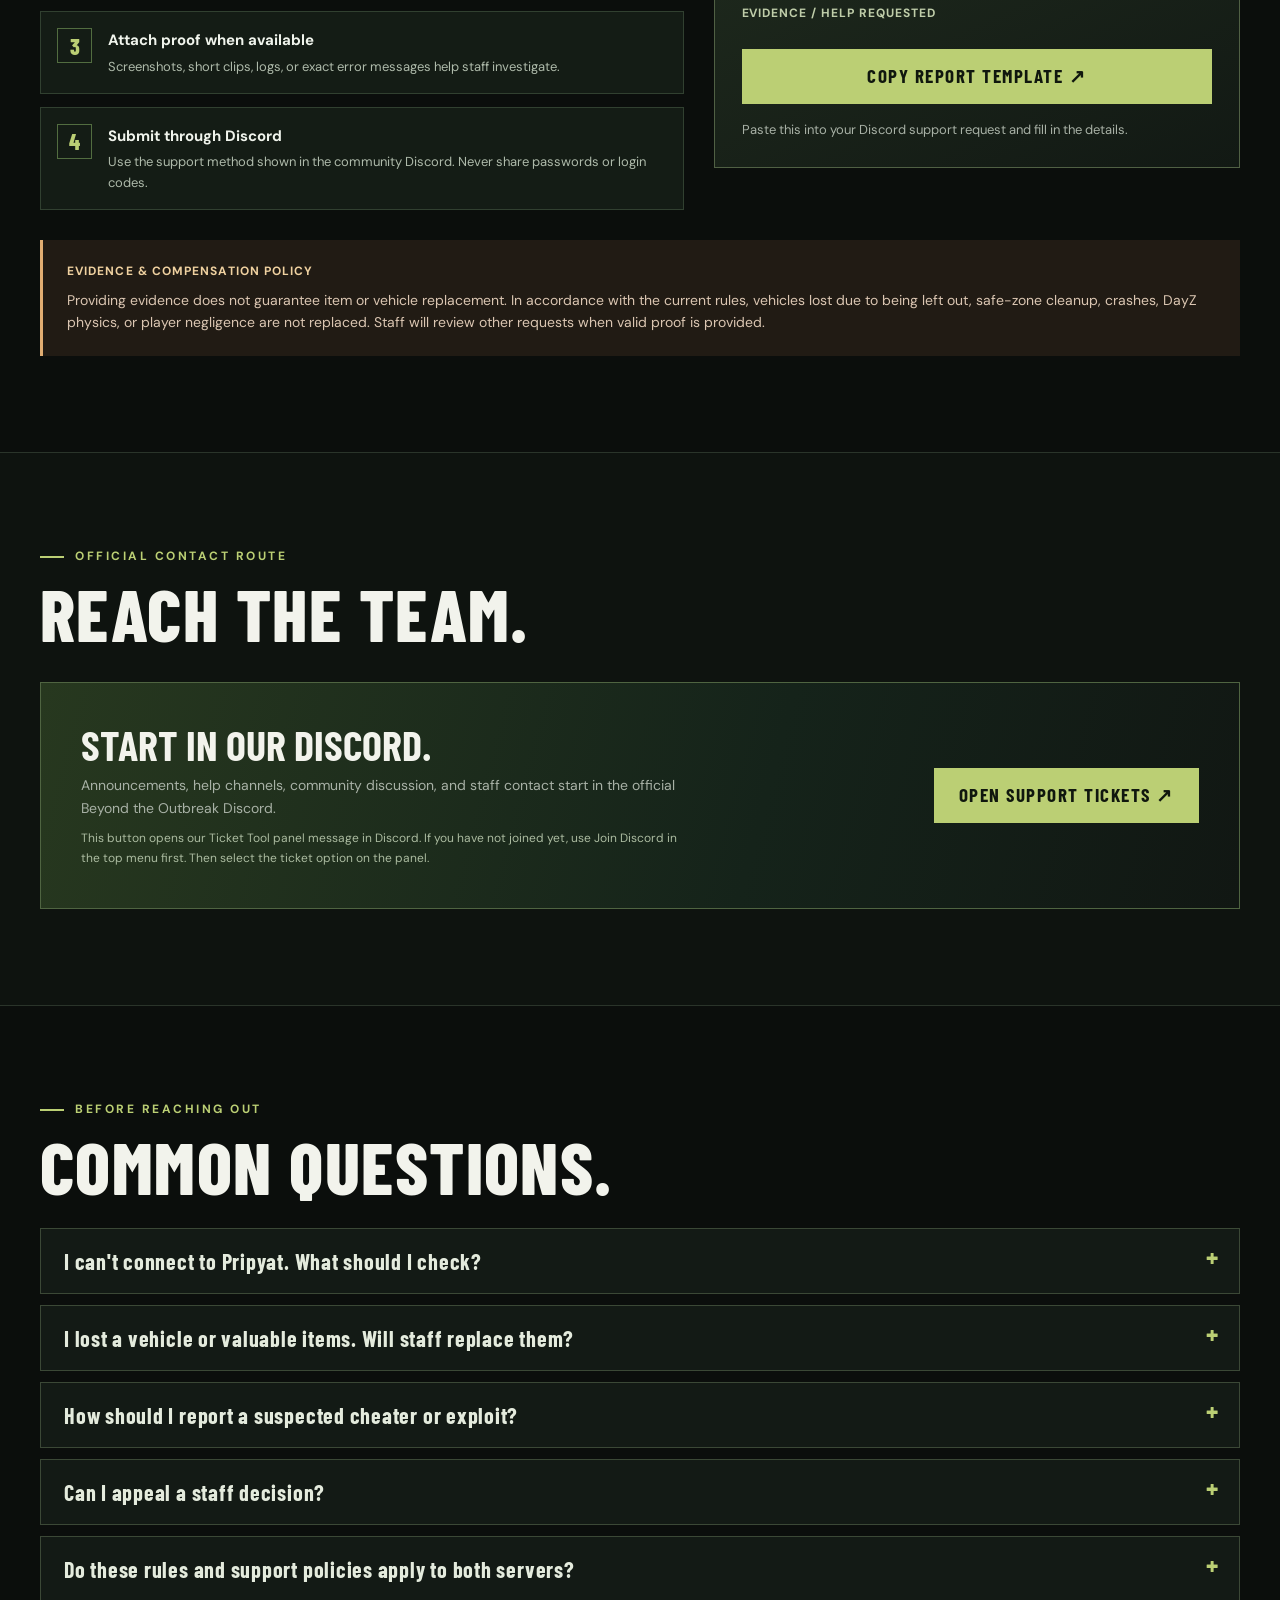
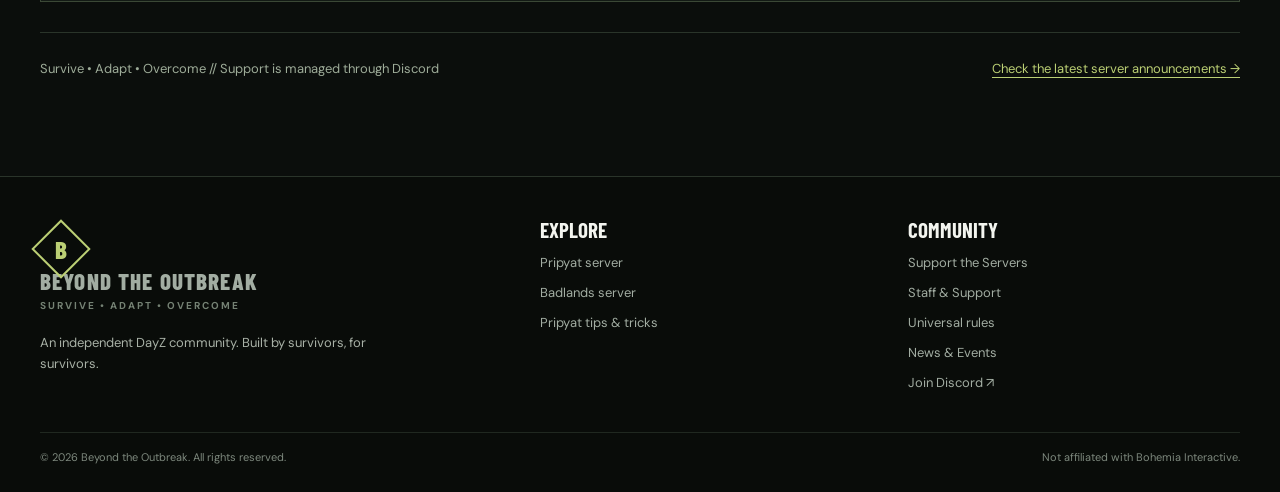
<file: staff.html>
<!doctype html>
<html lang="en">
<head>
<meta charset="utf-8"><meta name="viewport" content="width=device-width, initial-scale=1">
<meta name="theme-color" content="#0b0e0c"><meta name="description" content="Meet Beyond the Outbreak staff, get help, report players, and find DayZ technical support.">
<title>Staff &amp; Support | Beyond the Outbreak</title>
<link rel="stylesheet" href="styles.css"><link rel="stylesheet" href="news.css"><link rel="stylesheet" href="staff.css">
<script defer src="site-settings.js"></script><script defer src="staff-settings.js"></script><script defer src="site.js"></script><script defer src="staff.js"></script>
</head>
<body>
<header class="site-header"><div class="container nav-wrap">
  <a class="brand" href="index.html" aria-label="Beyond the Outbreak home"><span class="brand-icon"><span>B</span></span><span><span class="brand-name">BEYOND THE OUTBREAK</span><span class="brand-sub">DAYZ SURVIVOR COMMUNITY</span></span></a>
  <button class="nav-toggle" aria-controls="nav-list" aria-expanded="false" aria-label="Toggle navigation">☰</button>
  <nav aria-label="Main navigation"><ul class="nav-list" id="nav-list">
    <li><a class="nav-link" href="index.html">Home</a></li>
    <li><a class="nav-link" href="pripyat.html">Pripyat</a></li>
    <li><a class="nav-link" href="badlands.html">Badlands</a></li>
    <li><a class="nav-link" href="rules.html">Rules</a></li>
    <li><a class="nav-link nav-cta" data-link="discord" href="#contact">Join Discord ↗</a></li>
  </ul></nav>
</div></header>
<main>
<section class="support-hero"><div class="container">
  <div class="eyebrow">Beyond the Outbreak / Community Operations</div>
  <h1>STAFF <span>&amp;</span><br>SUPPORT.</h1>
  <p class="lead">Need assistance out in the wasteland? Meet the people behind the servers, find the right place to ask for help, and make sure your report reaches the team with the details we need.</p>
  <div class="actions"><a class="button button-primary" href="#contact">Get support ↗</a><a class="button button-outline" href="#staff">Meet the staff →</a></div>
  <div class="hero-micro"><span>Community assistance</span><span>Player reports</span><span>Technical issues</span></div>
</div></section>
<nav class="support-subnav" aria-label="Staff and support sections"><div class="container"><a href="#staff">Staff</a><a href="#help">Help topics</a><a href="#report">Submit a report</a><a href="#contact">Contact</a><a href="#faq">FAQ</a></div></nav>
<section class="section" id="staff"><div class="container">
  <div class="eyebrow">Know your people</div>
  <h2>THE PEOPLE<br>BEHIND THE SERVERS.</h2>
  <p class="support-lead">The Beyond the Outbreak team handles server operations, player support, and community issues. Staff details can be updated without changing this page's layout.</p>
  <div class="staff-roster" id="staff-roster" aria-live="polite"><article class="staff-person"><span class="staff-emblem" aria-hidden="true">R</span><div class="staff-person-copy"><div class="staff-role">Owner / Server Administration</div><h3>Respawn</h3><p>Oversees Beyond the Outbreak, server operations, and community direction.</p></div></article></div>
  <p class="staff-side-note">Please use the community support process for player reports and technical problems rather than relying on unsolicited private messages to staff.</p>
</div></section>
<section class="section section-dark section-rule" id="help"><div class="container">
  <div class="eyebrow">Choose the right channel</div>
  <h2>HOW CAN WE HELP?</h2>
  <p class="support-lead">For a quicker investigation, describe what happened and include evidence whenever possible.</p>
  <div class="help-grid">
    <article class="help-card"><div class="help-num">01 / COMMUNITY</div><h3>PLAYER REPORTS</h3><p>Report harassment, suspected cheating, griefing, or other rule violations. Keep sensitive reports private and include the player name, time, and any video or screenshots.</p></article>
    <article class="help-card"><div class="help-num">02 / OPERATIONS</div><h3>TECHNICAL SUPPORT</h3><p>Need help connecting, downloading mods, resolving a launcher mismatch, or reporting a server bug? Tell us which server you're joining and share the error message.</p></article>
    <article class="help-card"><div class="help-num">03 / RECOVERY</div><h3>LOST ITEMS &amp; VEHICLES</h3><p>Staff may review documented issues, but replacements are not guaranteed. See the community rules for vehicle cleanup, crashes, DayZ physics, and negligence.</p></article>
    <article class="help-card"><div class="help-num">04 / FEEDBACK</div><h3>SUGGESTIONS &amp; APPEALS</h3><p>Share ideas or request a review of an administrative decision respectfully through Discord's designated support method.</p></article>
  </div>
</div></section>
<section class="section section-rule" id="report"><div class="container">
  <div class="eyebrow">Help us help you</div><h2>SUBMIT A CLEAR REPORT.</h2>
  <p class="support-lead">Gather the essential details first. A short, factual report with proof is easier to investigate than scattered messages.</p>
  <div class="support-process">
    <ol class="support-steps">
      <li><span class="step-count">1</span><span><strong>Choose a category</strong><span>Player report, technical issue, lost property, exploit, or other concern.</span></span></li>
      <li><span class="step-count">2</span><span><strong>Identify the server and time</strong><span>State Pripyat or Nasdara, approximate time with timezone, location, and in-game names.</span></span></li>
      <li><span class="step-count">3</span><span><strong>Attach proof when available</strong><span>Screenshots, short clips, logs, or exact error messages help staff investigate.</span></span></li>
      <li><span class="step-count">4</span><span><strong>Submit through Discord</strong><span>Use the support method shown in the community Discord. Never share passwords or login codes.</span></span></li>
    </ol>
    <aside class="support-template"><div class="staff-label">Ready-to-use template</div><h3>SUPPORT REQUEST FORMAT</h3>
      <div class="label-stack">Server / Issue type<br>In-game name(s) / Date &amp; time<br>Location / What happened<br>Evidence / Help requested</div>
      <button class="button button-primary" type="button" data-copy-report>Copy report template ↗</button>
      <p style="margin:15px 0 0;font-size:13px">Paste this into your Discord support request and fill in the details.</p>
    </aside>
  </div>
  <div class="support-policy"><strong>Evidence &amp; compensation policy</strong><p>Providing evidence does not guarantee item or vehicle replacement. In accordance with the current rules, vehicles lost due to being left out, safe-zone cleanup, crashes, DayZ physics, or player negligence are not replaced. Staff will review other requests when valid proof is provided.</p></div>
</div></section>
<section class="section section-dark section-rule" id="contact"><div class="container">
  <div class="eyebrow">Official contact route</div><h2>REACH THE TEAM.</h2>
  <div class="support-cta"><div>
    <h3>START IN OUR DISCORD.</h3>
    <p>Announcements, help channels, community discussion, and staff contact start in the official Beyond the Outbreak Discord.</p>
    <p id="staff-discord-note">Open our Discord and use the support method listed there.</p>
  </div><a class="button button-primary hide" data-staff-support-link href="#contact">Join Our Discord ↗</a></div>
</div></section>
<section class="section section-rule" id="faq"><div class="container">
  <div class="eyebrow">Before reaching out</div><h2>COMMON QUESTIONS.</h2>
  <div class="staff-faq">
    <details><summary>I can't connect to Pripyat. What should I check?</summary><p>Make sure DayZ and your mods are up to date, then connect using <strong data-address="deerisle">45.59.162.14:2302</strong>. Open the <a href="pripyat-mods.html">Pripyat mod directory</a> for your current mod list. If the launcher shows an error, copy or screenshot the exact wording for support.</p></details>
    <details><summary>I lost a vehicle or valuable items. Will staff replace them?</summary><p>Replacements are not automatic. Items or vehicles lost to player negligence, DayZ physics, crashes, or vehicle cleanup are not replaced under current rules. For other incidents, submit a support request with valid evidence. <a href="rules.html">Read the universal rules.</a></p></details>
    <details><summary>How should I report a suspected cheater or exploit?</summary><p>Report it privately through the designated Discord support method. Include proof if available. Do not publicly distribute exploit instructions or harass players you suspect of rule-breaking.</p></details>
    <details><summary>Can I appeal a staff decision?</summary><p>Yes. Open a support request with a clear explanation and evidence where applicable. Please don't argue about active staff decisions in game chat or public channels.</p></details>
    <details><summary>Do these rules and support policies apply to both servers?</summary><p>Yes. <a href="rules.html">Universal rules</a> cover Beyond the Outbreak servers. Map-specific tips and mod information remain on each server's own page. Rules may change, so check the current version.</p></details>
  </div>
  <div class="staff-final"><span>Survive • Adapt • Overcome // Support is managed through Discord</span><a href="news.html">Check the latest server announcements →</a></div>
</div></section>
</main>
<footer class="site-footer"><div class="container"><div class="footer-grid"><div><a class="brand" href="index.html"><span class="brand-icon"><span>B</span></span><span><span class="brand-name">BEYOND THE OUTBREAK</span><span class="brand-sub">SURVIVE • ADAPT • OVERCOME</span></span></a><p style="max-width:330px;margin-top:18px">An independent DayZ community. Built by survivors, for survivors.</p></div><div><h3>EXPLORE</h3><a href="pripyat.html">Pripyat server</a><a href="badlands.html">Badlands server</a><a href="pripyat-tips.html">Pripyat tips &amp; tricks</a></div><div><h3>COMMUNITY</h3><a href="rules.html">Universal rules</a><a href="news.html">News &amp; Events</a><a data-link="discord" class="hide" href="#contact">Join Discord ↗</a></div></div><div class="footer-bottom"><span>© 2026 Beyond the Outbreak. All rights reserved.</span><span>Not affiliated with Bohemia Interactive.</span></div></div></footer>
</body></html>
</file>
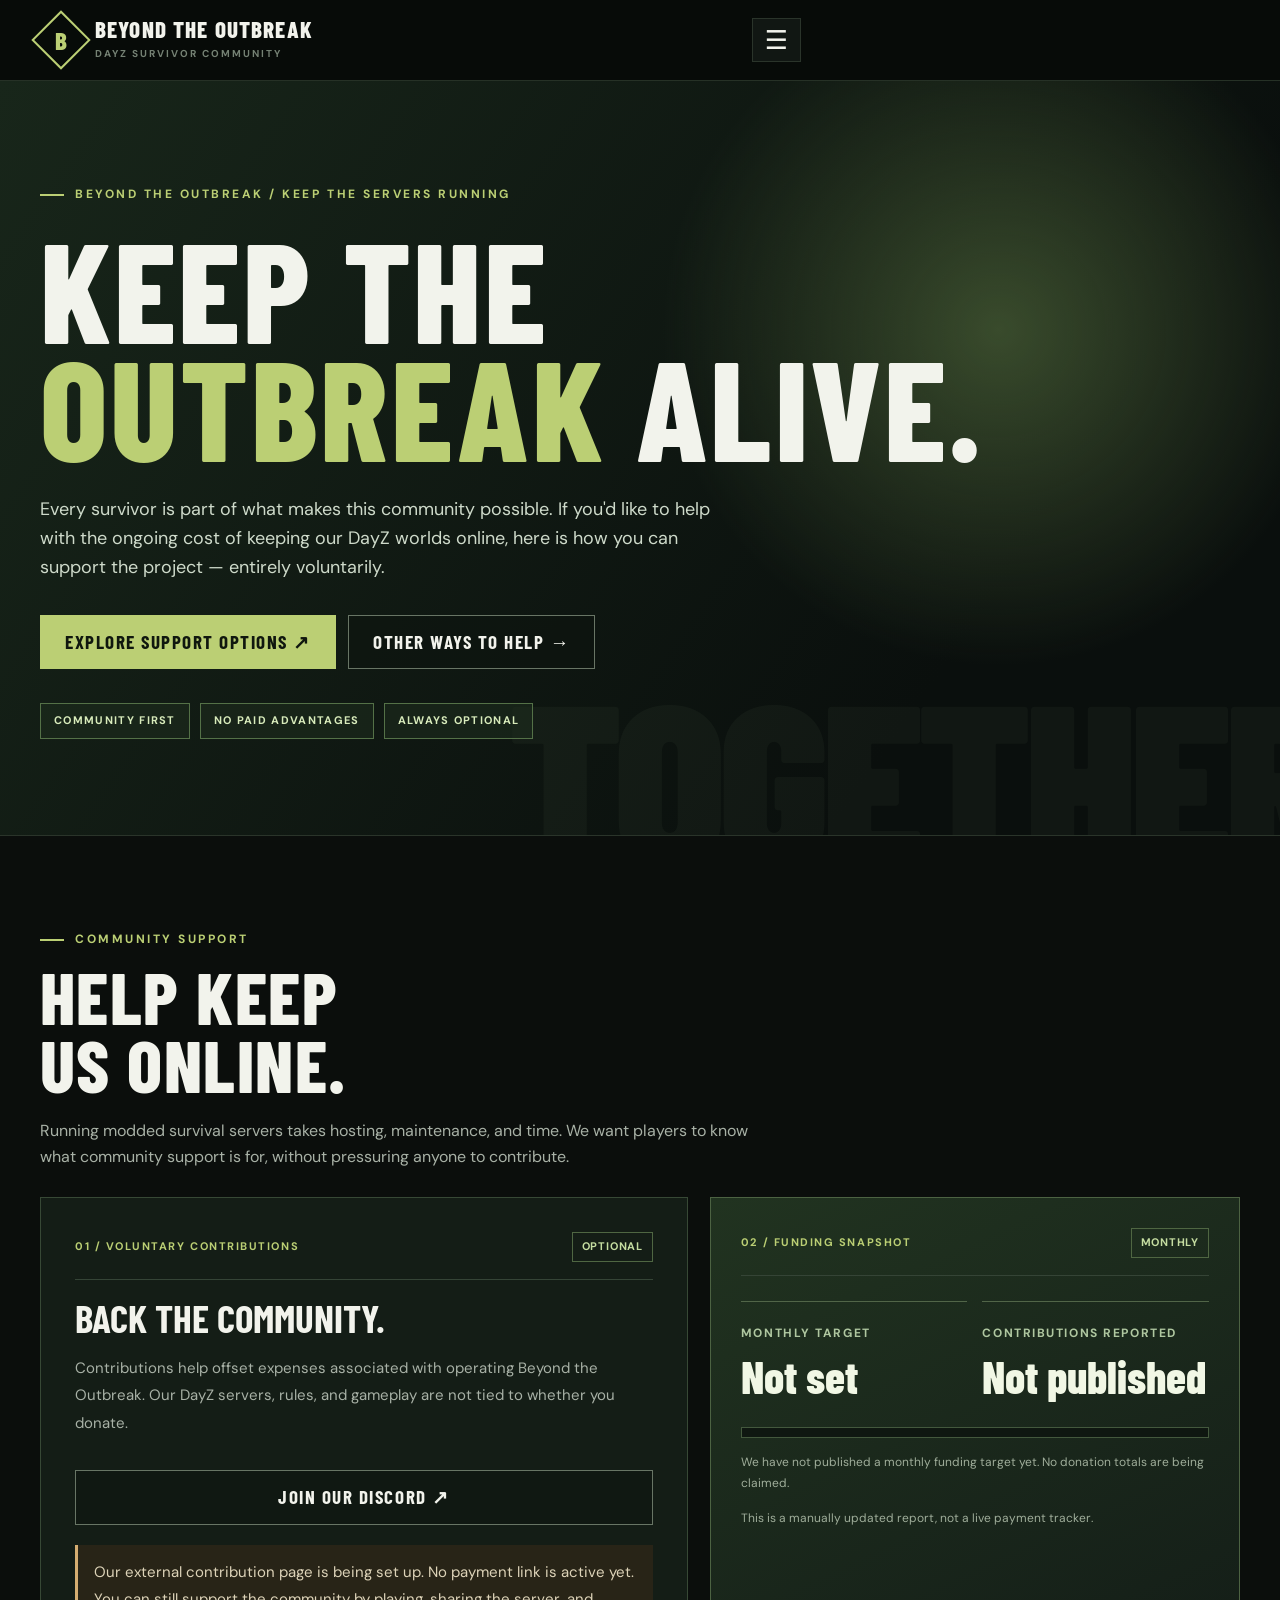
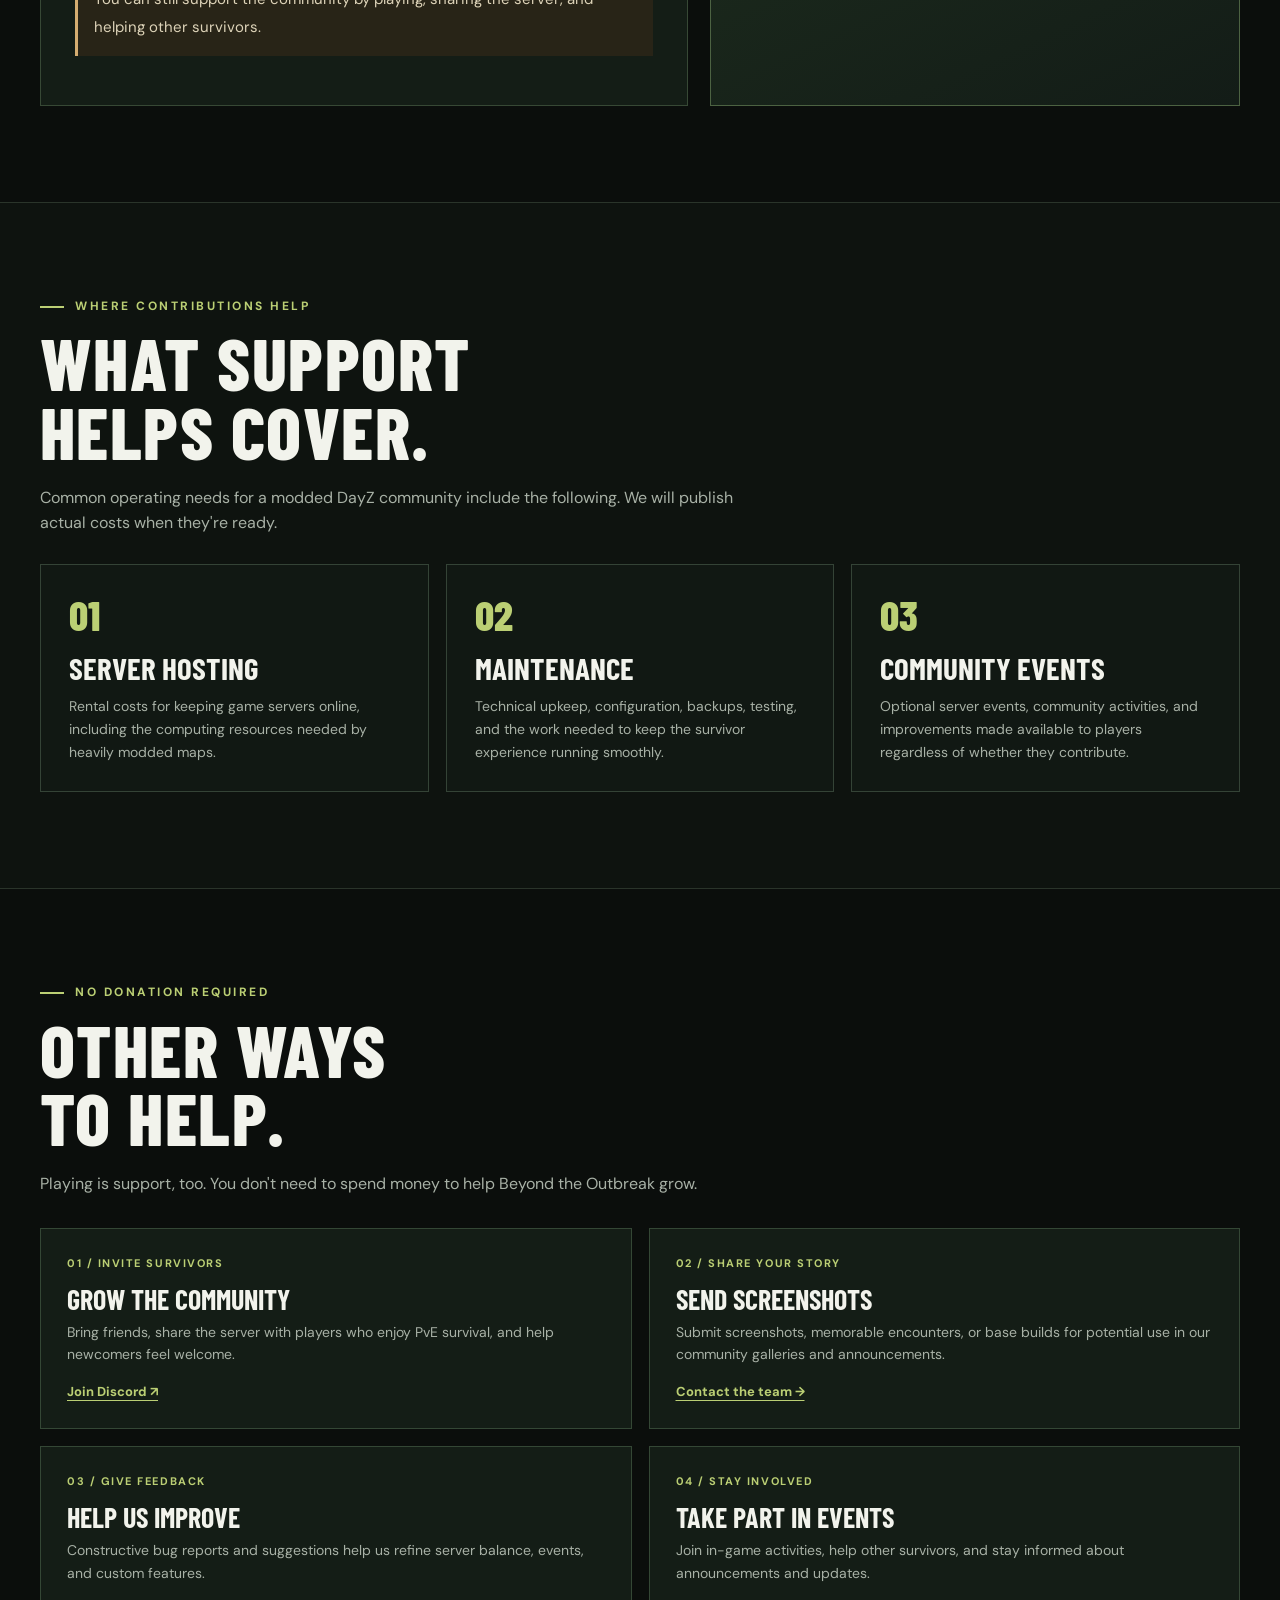
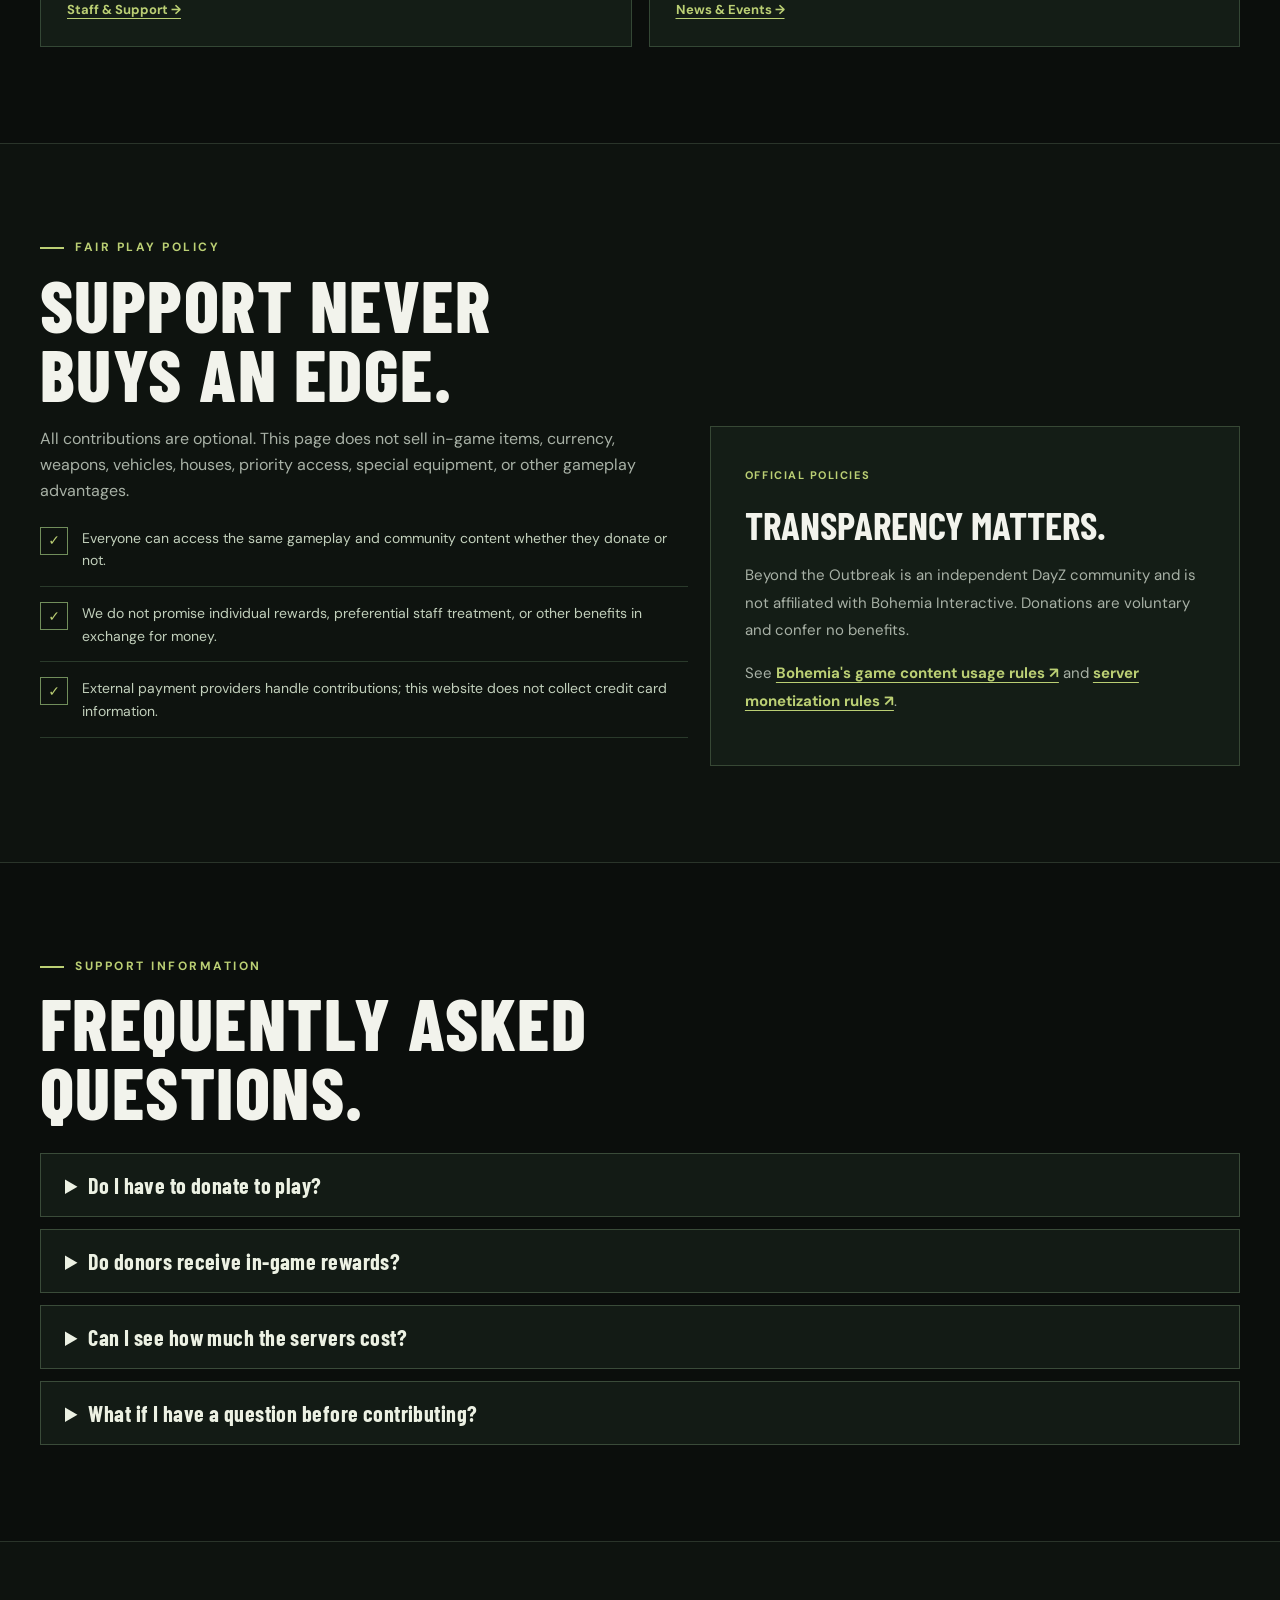
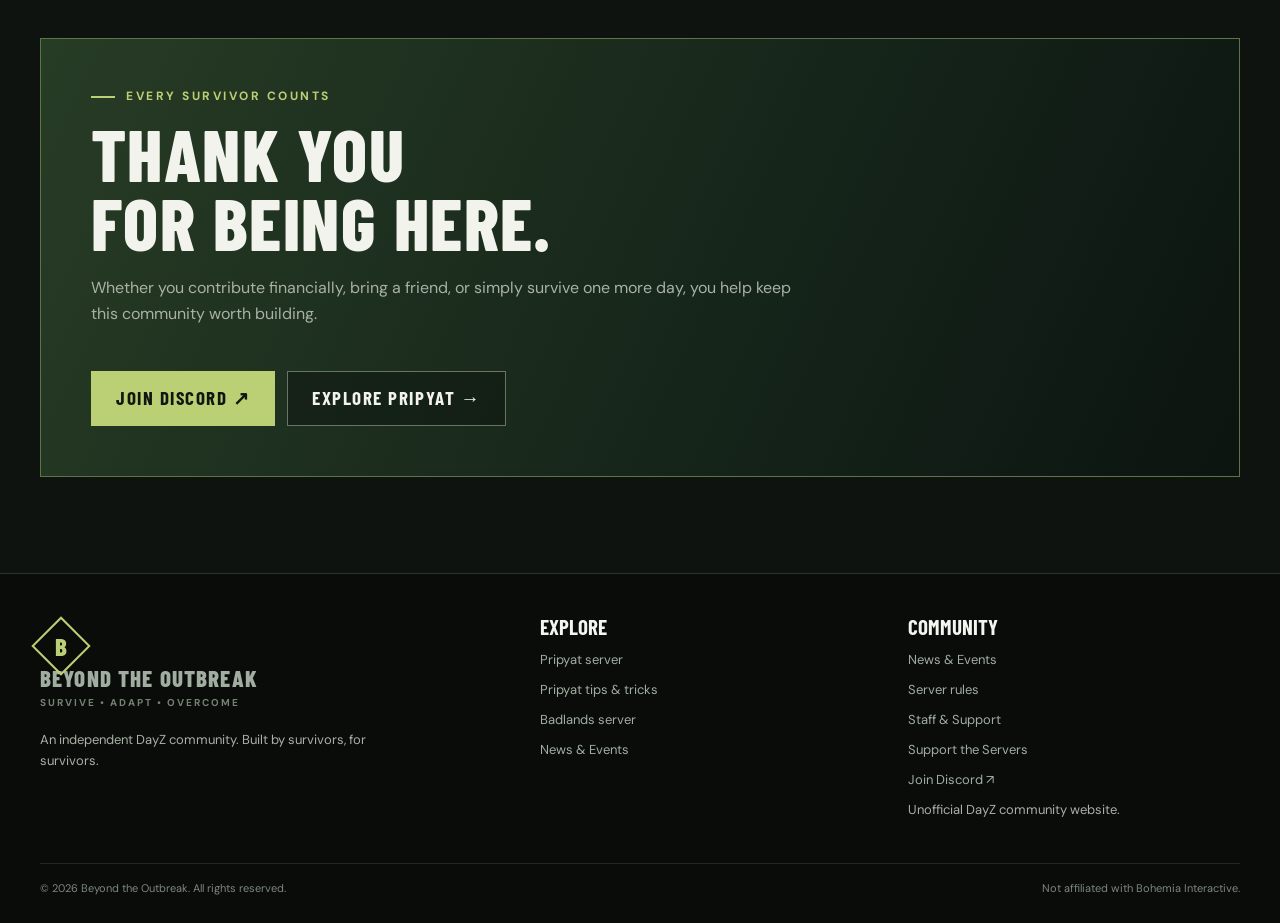
<file: support.html>
<!doctype html>
<html lang="en">
<head>
<meta charset="utf-8"><meta name="viewport" content="width=device-width,initial-scale=1">
<meta name="theme-color" content="#0b0e0c"><meta name="description" content="Support the Beyond the Outbreak DayZ community. Learn how voluntary donations help with hosting, maintenance, and community events.">
<title>Support the Servers | Beyond the Outbreak</title>
<link rel="stylesheet" href="styles.css"><link rel="stylesheet" href="support.css"><link rel="stylesheet" href="support-nav.css">
<script defer src="site-settings.js"></script><script defer src="support-settings.js"></script><script defer src="site.js"></script><script defer src="support.js"></script>
</head>
<body>
<header class="site-header"><div class="container nav-wrap">
<a class="brand" href="index.html" aria-label="Beyond the Outbreak home"><span class="brand-icon"><span>B</span></span><span><span class="brand-name">BEYOND THE OUTBREAK</span><span class="brand-sub">DAYZ SURVIVOR COMMUNITY</span></span></a>
<button class="nav-toggle" aria-controls="nav-list" aria-expanded="false" aria-label="Toggle navigation">☰</button>
<nav aria-label="Main navigation"><ul class="nav-list" id="nav-list">
<li><a class="nav-link" href="index.html">Home</a></li>
<li><a class="nav-link" href="pripyat.html">Pripyat</a></li>
<li><a class="nav-link" href="badlands.html">Badlands</a></li>
<li><a class="nav-link" href="rules.html">Rules</a></li>
<li><a class="nav-link" href="support.html" aria-current="page">Support Us</a></li>
<li><a class="nav-link nav-cta" data-link="discord" href="#contact">Join Discord ↗</a></li>
</ul></nav></div></header>
<main>
<section class="support-hero"><div class="container">
<div class="eyebrow">Beyond the Outbreak / Keep the servers running</div>
<h1>KEEP THE<br><span>OUTBREAK</span> ALIVE.</h1>
<p>Every survivor is part of what makes this community possible. If you'd like to help with the ongoing cost of keeping our DayZ worlds online, here is how you can support the project — entirely voluntarily.</p>
<div class="actions"><a class="button button-primary" href="#contribute">Explore support options ↗</a><a class="button button-outline" href="#other-ways">Other ways to help →</a></div>
<div class="support-hero-notes"><span>Community first</span><span>No paid advantages</span><span>Always optional</span></div>
</div></section>
<section class="section" id="contribute"><div class="container">
<div class="eyebrow">Community support</div><h2>HELP KEEP<br>US ONLINE.</h2>
<p class="support-section-intro">Running modded survival servers takes hosting, maintenance, and time. We want players to know what community support is for, without pressuring anyone to contribute.</p>
<div class="support-twocol">
<div class="support-panel"><div class="support-panel-head"><span class="support-kicker">01 / Voluntary contributions</span><span class="support-stamp">Optional</span></div>
<h3>BACK THE COMMUNITY.</h3>
<p>Contributions help offset expenses associated with operating Beyond the Outbreak. Our DayZ servers, rules, and gameplay are not tied to whether you donate.</p>
<div class="actions"><a class="button button-primary hide" id="support-donate" href="#contribute">Contribute securely ↗</a><a class="button button-outline hide" data-link="discord" href="#contact">Join our Discord ↗</a></div>
<p class="support-pending" id="support-pending">Our external contribution page is being set up. No payment link is active yet. You can still support the community by playing, sharing the server, and helping other survivors.</p>
</div>
<div class="support-snapshot" aria-label="Monthly community funding information">
<div class="support-panel-head"><span class="support-kicker">02 / Funding snapshot</span><span class="support-stamp" id="support-period">Monthly</span></div>
<div class="support-figures"><div class="support-figure"><span class="support-snapshot-label">Monthly target</span><strong id="support-goal">Not set</strong></div><div class="support-figure"><span class="support-snapshot-label">Contributions reported</span><strong id="support-raised">Not published</strong></div></div>
<div class="support-track" id="support-meter" aria-label="Monthly goal not configured"><div class="support-fill" id="support-progress"></div></div>
<p class="support-fine" id="support-progress-note">Funding totals will appear here when verified figures are supplied.</p>
<p class="support-fine" id="support-updated">This is a manually updated report, not a live payment tracker.</p>
</div></div>
</div></section>
<section class="section section-dark section-rule" id="expenses"><div class="container">
<div class="eyebrow">Where contributions help</div><h2>WHAT SUPPORT<br>HELPS COVER.</h2><p class="support-section-intro">Common operating needs for a modded DayZ community include the following. We will publish actual costs when they're ready.</p>
<div class="support-breakdown">
<article class="support-use"><div class="support-use-number">01</div><h3>SERVER HOSTING</h3><p>Rental costs for keeping game servers online, including the computing resources needed by heavily modded maps.</p></article>
<article class="support-use"><div class="support-use-number">02</div><h3>MAINTENANCE</h3><p>Technical upkeep, configuration, backups, testing, and the work needed to keep the survivor experience running smoothly.</p></article>
<article class="support-use"><div class="support-use-number">03</div><h3>COMMUNITY EVENTS</h3><p>Optional server events, community activities, and improvements made available to players regardless of whether they contribute.</p></article>
</div>
</div></section>
<section class="section section-rule" id="other-ways"><div class="container">
<div class="eyebrow">No donation required</div><h2>OTHER WAYS<br>TO HELP.</h2>
<p class="support-section-intro">Playing is support, too. You don't need to spend money to help Beyond the Outbreak grow.</p>
<div class="support-community-grid">
<article class="support-community-card"><span class="support-kicker">01 / Invite survivors</span><h3>GROW THE COMMUNITY</h3><p>Bring friends, share the server with players who enjoy PvE survival, and help newcomers feel welcome.</p><a data-link="discord" class="hide" href="#contact">Join Discord ↗</a></article>
<article class="support-community-card"><span class="support-kicker">02 / Share your story</span><h3>SEND SCREENSHOTS</h3><p>Submit screenshots, memorable encounters, or base builds for potential use in our community galleries and announcements.</p><a href="staff.html">Contact the team →</a></article>
<article class="support-community-card"><span class="support-kicker">03 / Give feedback</span><h3>HELP US IMPROVE</h3><p>Constructive bug reports and suggestions help us refine server balance, events, and custom features.</p><a href="staff.html">Staff &amp; Support →</a></article>
<article class="support-community-card"><span class="support-kicker">04 / Stay involved</span><h3>TAKE PART IN EVENTS</h3><p>Join in-game activities, help other survivors, and stay informed about announcements and updates.</p><a href="news.html">News &amp; Events →</a></article>
</div>
</div></section>
<section class="section section-dark section-rule" id="policy"><div class="container">
<div class="eyebrow">Fair play policy</div><h2>SUPPORT NEVER<br>BUYS AN EDGE.</h2>
<div class="support-twocol"><div>
<p>All contributions are optional. This page does not sell in-game items, currency, weapons, vehicles, houses, priority access, special equipment, or other gameplay advantages.</p>
<ul class="support-list">
<li><span class="support-check">✓</span><span>Everyone can access the same gameplay and community content whether they donate or not.</span></li>
<li><span class="support-check">✓</span><span>We do not promise individual rewards, preferential staff treatment, or other benefits in exchange for money.</span></li>
<li><span class="support-check">✓</span><span>External payment providers handle contributions; this website does not collect credit card information.</span></li>
</ul></div><div class="support-panel">
<span class="support-kicker">Official policies</span><h3>TRANSPARENCY MATTERS.</h3>
<p>Beyond the Outbreak is an independent DayZ community and is not affiliated with Bohemia Interactive. Donations are voluntary and confer no benefits.</p>
<p>See <a class="text-link" href="https://www.bohemia.net/en/community/game-content-usage-rules" target="_blank" rel="noopener noreferrer">Bohemia's game content usage rules ↗</a> and <a class="text-link" href="https://old.bohemia.net/monetization" target="_blank" rel="noopener noreferrer">server monetization rules ↗</a>.</p>
</div></div></div></section>
<section class="section section-rule" id="faq"><div class="container">
<div class="eyebrow">Support information</div><h2>FREQUENTLY ASKED<br>QUESTIONS.</h2>
<div class="support-faq">
<details><summary>Do I have to donate to play?</summary><p>No. Supporting the community is always voluntary. No contribution is required to join our public community servers or access the site's guides.</p></details>
<details><summary>Do donors receive in-game rewards?</summary><p>No. Donations here are voluntary and do not provide currency, gear, vehicles, special access, gameplay perks, or other rewards.</p></details>
<details><summary>Can I see how much the servers cost?</summary><p>We'll post a funding goal once the actual monthly costs are confirmed. Until then, no target or contribution totals are claimed.</p></details>
<details><summary>What if I have a question before contributing?</summary><p>Join the official Discord and use the <a href="staff.html">Staff &amp; Support</a> page to find our Ticket Tool panel.</p></details>
</div></div></section>
<section class="section section-dark section-rule" id="contact"><div class="container">
<div class="support-cta-panel"><div class="eyebrow">Every survivor counts</div><h2>THANK YOU<br>FOR BEING HERE.</h2>
<p>Whether you contribute financially, bring a friend, or simply survive one more day, you help keep this community worth building.</p>
<div class="actions"><a class="button button-primary hide" data-link="discord" href="#contact">Join Discord ↗</a><a class="button button-outline" href="pripyat.html">Explore Pripyat →</a></div>
</div></div></section>
</main>
<footer class="site-footer"><div class="container"><div class="footer-grid"><div><a class="brand" href="index.html"><span class="brand-icon"><span>B</span></span><span><span class="brand-name">BEYOND THE OUTBREAK</span><span class="brand-sub">SURVIVE • ADAPT • OVERCOME</span></span></a><p style="max-width:330px;margin-top:18px">An independent DayZ community. Built by survivors, for survivors.</p></div><div><h3>EXPLORE</h3><a href="pripyat.html">Pripyat server</a><a href="pripyat-tips.html">Pripyat tips &amp; tricks</a><a href="badlands.html">Badlands server</a><a href="news.html">News &amp; Events</a></div><div><h3>COMMUNITY</h3><a href="rules.html">Server rules</a><a href="staff.html">Staff &amp; Support</a><a href="support.html">Support the Servers</a><a class="hide" data-link="discord" href="#contact">Join Discord ↗</a><p>Unofficial DayZ community website.</p></div></div><div class="footer-bottom"><span>© 2026 Beyond the Outbreak. All rights reserved.</span><span>Not affiliated with Bohemia Interactive.</span></div></div></footer>
</body></html>
</file>
<file: styles.css>
@import url('https://fonts.googleapis.com/css2?family=Barlow+Condensed:wght@400;500;600;700;800;900&family=DM+Sans:wght@400;500;600;700&display=swap');
:root{--bg:#0b0e0c;--panel:#111713;--panel2:#172018;--line:#2a342a;--muted:#a8b1a6;--dim:#758274;--white:#f2f3ec;--acid:#bbcf74;--warm:#e0ad72;--container:1200px}
*{box-sizing:border-box}html{scroll-behavior:smooth;scroll-padding-top:100px}body{margin:0;background:var(--bg);color:var(--white);font-family:'DM Sans',system-ui,sans-serif;line-height:1.62}a{color:inherit;text-decoration:none}button{font:inherit}img{max-width:100%}::selection{background:var(--acid);color:var(--bg)}
.container{width:min(calc(100% - 48px),var(--container));margin:0 auto}.eyebrow{display:flex;align-items:center;gap:11px;color:var(--acid);font:700 12px/1.3 'DM Sans',sans-serif;letter-spacing:.21em;text-transform:uppercase}.eyebrow:before{content:'';width:24px;height:2px;background:var(--acid)}h1,h2,h3,h4,.brand-name,.display,.button,.nav-link,.tag,.small-caps{font-family:'Barlow Condensed','Arial Narrow',Impact,sans-serif}h1,h2,h3,p{margin-top:0}h1{font-size:clamp(66px,10.5vw,154px);font-weight:800;line-height:.84;letter-spacing:.018em;text-transform:uppercase;margin:24px 0}h2{font-size:clamp(42px,5.7vw,78px);font-weight:800;line-height:.94;text-transform:uppercase;letter-spacing:.02em;margin:14px 0 19px}h3{font-size:32px;font-weight:700;text-transform:uppercase;line-height:1;margin-bottom:12px}p{color:var(--muted)}.lead{font-size:clamp(16px,1.55vw,19px);max-width:650px}.small-caps{font-size:18px;font-weight:700;letter-spacing:.16em;text-transform:uppercase}.section{padding:96px 0}.section-dark{background:#0e130f}.section-rule{border-top:1px solid var(--line)}
/* Nav */
.site-header{position:relative;z-index:20;background:rgba(8,12,9,.97);border-bottom:1px solid #263126}.nav-wrap{min-height:80px;display:flex;align-items:center;justify-content:space-between;gap:20px}.brand{display:flex;align-items:center;gap:13px;min-width:0}.brand-icon{width:42px;height:42px;display:grid;place-items:center;flex:none;border:2px solid var(--acid);transform:rotate(45deg);color:var(--acid);font:800 25px 'Barlow Condensed',sans-serif}.brand-icon span{transform:rotate(-45deg)}.brand-name{display:block;font-size:23px;line-height:1;font-weight:800;letter-spacing:.05em}.brand-sub{display:block;color:var(--dim);font-size:10px;letter-spacing:.2em;font-weight:700;margin-top:5px}.nav-list{list-style:none;display:flex;gap:29px;align-items:center;padding:0;margin:0}.nav-link{font-size:17px;letter-spacing:.08em;text-transform:uppercase;font-weight:700;color:#c1c7ba;transition:color .2s}.nav-link:hover,.nav-link[aria-current='page']{color:var(--acid)}.nav-cta{border:1px solid var(--acid);padding:9px 15px;color:var(--acid)}.nav-toggle{display:none;border:1px solid var(--line);color:var(--white);background:var(--panel);padding:8px 12px;font-size:26px;line-height:1;cursor:pointer}
/* Buttons */
.actions{display:flex;gap:12px;flex-wrap:wrap;align-items:center;margin-top:32px}.button{display:inline-flex;justify-content:center;align-items:center;gap:12px;min-height:49px;padding:11px 24px;font-size:19px;font-weight:700;letter-spacing:.08em;text-transform:uppercase;transition:transform .15s,background .15s,border-color .15s;border:1px solid transparent;cursor:pointer}.button:hover{transform:translateY(-2px)}.button-primary{background:var(--acid);color:#10170e}.button-primary:hover{background:#d0e18a}.button-outline{background:rgba(13,18,14,.45);border-color:#687565;color:var(--white)}.button-outline:hover{border-color:var(--acid)}.button-small{font-size:16px;min-height:39px;padding:8px 15px}.text-link{color:var(--acid);font-weight:700;text-decoration:underline;text-underline-offset:4px}.chip{display:inline-flex;align-items:center;gap:8px;border:1px solid #536947;background:rgba(31,45,27,.48);color:#d6e2b8;padding:6px 11px;text-transform:uppercase;font:700 12px 'DM Sans',sans-serif;letter-spacing:.10em}.chip-warm{border-color:#745a3c;color:#efce9c;background:rgba(71,45,23,.3)}.dot{width:7px;height:7px;border-radius:50%;background:currentColor;display:inline-block}
/* Photo support: local photos replace these fallback visuals automatically */
.photo-frame{position:relative;overflow:hidden;isolation:isolate;background-color:#1e291e;background-image:radial-gradient(circle at 80% 25%,#4d5a40 0,transparent 29%),radial-gradient(circle at 10% 80%,#283c31 0,transparent 50%),linear-gradient(130deg,#29382d,#0e1714 76%)}.photo-frame:before{content:'';z-index:-1;position:absolute;inset:0;background:repeating-linear-gradient(145deg,transparent 0,transparent 28px,rgba(220,238,174,.025) 28px,rgba(220,238,174,.025) 30px);pointer-events:none}.photo-frame:after{content:'';z-index:0;position:absolute;inset:0;background:linear-gradient(to top,rgba(6,12,8,.82),rgba(8,17,11,.15) 65%,rgba(7,11,9,.28));pointer-events:none}.photo-frame.has-photo:before{display:none}.photo-frame.has-photo{background-position:center;background-size:cover}.photo-label{z-index:1;position:relative}.photo-frame .watermark{position:absolute;z-index:0;right:-22px;bottom:-50px;transform:rotate(-12deg);color:rgba(230,242,212,.055);font:900 180px/.75 'Barlow Condensed',sans-serif;letter-spacing:-.05em;pointer-events:none}
/* Hero */
.hero{position:relative;min-height:660px;display:flex;align-items:center;border-bottom:1px solid #283628}.hero:after{content:'';position:absolute;inset:0;z-index:0;background:linear-gradient(90deg,rgba(6,11,8,.88) 0,rgba(7,12,8,.64) 53%,rgba(7,12,8,.24) 100%);pointer-events:none}.hero .container{position:relative;z-index:2;padding:102px 0 100px}.hero h1{max-width:900px}.hero h1 .accent{color:var(--acid)}.hero p{max-width:600px;color:#d2d8ce}.hero-status{display:flex;gap:24px;flex-wrap:wrap;margin-top:64px;max-width:800px}.hero-status div{border-left:2px solid var(--acid);padding-left:14px}.hero-status strong{font:700 24px 'Barlow Condensed',sans-serif;letter-spacing:.06em;display:block}.hero-status span{font-size:12px;color:#acb6a5;letter-spacing:.12em;text-transform:uppercase}.hero-coords{position:absolute;bottom:27px;right:36px;z-index:2;color:#b3bfb0;font:700 11px 'DM Sans',sans-serif;letter-spacing:.23em}.side-word{position:absolute;z-index:1;right:1.4%;top:44%;transform:rotate(90deg) translateX(50%);transform-origin:right center;color:rgba(225,235,215,.1);font:800 98px/1 'Barlow Condensed',sans-serif;white-space:nowrap;pointer-events:none}
/* Sections */
.section-top{display:flex;align-items:end;justify-content:space-between;gap:30px;margin-bottom:32px}.section-intro{max-width:550px}.section-intro p{margin:0}.section-note{font-size:12px;letter-spacing:.12em;text-transform:uppercase;color:var(--dim);text-align:right}.server-grid{display:grid;grid-template-columns:1fr 1fr;gap:23px}.server-card{position:relative;min-height:510px;border:1px solid #344134;overflow:hidden;display:flex;align-items:end;background:#182218;transition:border-color .2s}.server-card:hover{border-color:var(--acid)}.server-card>.photo-frame{position:absolute;inset:0;z-index:0;transition:transform .5s}.server-card:hover>.photo-frame{transform:scale(1.035)}.server-card-inner{position:relative;z-index:1;width:100%;padding:35px}.server-topline{display:flex;justify-content:space-between;align-items:center;gap:10px;position:absolute;z-index:2;top:25px;left:31px;right:31px}.server-number{font:800 24px 'Barlow Condensed',sans-serif;color:rgba(255,255,255,.75)}.server-card h3{font-size:clamp(55px,6.2vw,85px);line-height:.88;margin:13px 0}.server-card p{color:#e2e7de;max-width:400px;font-size:15px}.card-footer{display:flex;justify-content:space-between;align-items:center;border-top:1px solid #a0a99a4d;padding-top:17px;margin-top:26px;text-transform:uppercase;letter-spacing:.1em;font-weight:700;font-size:12px}.arrow{font:600 28px/1 'Barlow Condensed',sans-serif;color:var(--acid)}
.feature-grid{display:grid;grid-template-columns:repeat(3,1fr);gap:15px;margin-top:34px}.feature{border:1px solid var(--line);background:var(--panel);padding:28px;min-height:185px}.feature .feature-num{display:block;color:var(--acid);font:700 13px 'DM Sans';letter-spacing:.15em;margin-bottom:20px}.feature h3{font-size:29px}.feature p{font-size:14px;margin-bottom:0}
/* Server page */
.page-hero{position:relative;min-height:505px;display:flex;align-items:end;border-bottom:1px solid var(--line)}.page-hero:after{content:'';position:absolute;inset:0;background:linear-gradient(90deg,rgba(6,11,8,.93),rgba(8,12,8,.64) 65%,rgba(11,15,11,.18));pointer-events:none}.page-hero .container{position:relative;z-index:1;padding:94px 0 70px}.page-hero h1{font-size:clamp(80px,12vw,165px);margin:22px 0 14px}.page-hero p{color:#d4d8d1}.subnav{background:#151b16;border-bottom:1px solid #344033;position:sticky;top:0;z-index:10}.subnav-inner{display:flex;gap:10px;flex-wrap:wrap;padding:10px 0}.subnav a{font:700 16px 'Barlow Condensed',sans-serif;letter-spacing:.08em;text-transform:uppercase;padding:11px 16px;color:#b7c2b3}.subnav a:hover{background:#273227;color:var(--acid)}.section-heading-line{display:flex;justify-content:space-between;align-items:end;gap:20px;margin-bottom:28px}.section-heading-line p{max-width:500px;margin-bottom:5px}.overview-grid{display:grid;grid-template-columns:1.3fr .8fr;gap:26px;align-items:start}.overview-copy{font-size:17px}.specs{background:var(--panel);border:1px solid var(--line);padding:25px 28px}.specs .spec{display:flex;justify-content:space-between;gap:12px;border-bottom:1px solid #303a30;padding:13px 0;font-size:13px}.specs .spec:last-child{border-bottom:0}.spec-label{color:#889687}.spec-value{text-align:right;color:#e0e7dc;font-weight:700}.callout{margin-top:20px;padding:18px 20px;background:#202b1d;border-left:3px solid var(--acid);color:#d9e3ce;font-size:14px}.tip-grid{display:grid;grid-template-columns:repeat(2,1fr);gap:16px}.tip{background:var(--panel);border:1px solid var(--line);padding:28px;display:flex;gap:19px;min-height:160px}.tip-num{color:var(--acid);font:800 32px/1 'Barlow Condensed',sans-serif;flex:none}.tip h3{font-size:26px;letter-spacing:.02em}.tip p{font-size:14px;margin:0}.gallery{display:grid;grid-template-columns:repeat(3,1fr);gap:14px}.gallery figure{margin:0;min-width:0}.gallery .gallery-image{min-height:240px;display:flex;align-items:center;justify-content:center;border:1px solid var(--line)}.gallery .gallery-image .photo-placeholder{z-index:1;color:rgba(243,248,237,.75);font:700 14px 'Barlow Condensed',sans-serif;text-transform:uppercase;letter-spacing:.16em;border:1px dashed rgba(246,255,243,.45);padding:12px 18px}.gallery .gallery-image.has-photo .photo-placeholder{display:none}.gallery figcaption{font-size:12px;color:var(--dim);padding-top:8px}.rules-grid{display:grid;grid-template-columns:repeat(2,1fr);gap:18px}.rule{background:var(--panel);border:1px solid var(--line);padding:24px}.rule h3{font-size:24px}.rule p{font-size:14px;margin-bottom:0}.warning{border-left:3px solid var(--warm);background:#241d15;color:#e6cdae;padding:14px 19px;margin-top:22px;font-size:14px}.warning strong{color:#f5dbb5}
/* Community banner */
.community-panel{position:relative;background:linear-gradient(110deg,#26341d,#19251a 62%,#121c15);border:1px solid #485b35;overflow:hidden;padding:60px}.community-panel:after{content:'BTO';position:absolute;right:-20px;bottom:-75px;font:900 230px/.8 'Barlow Condensed',sans-serif;color:rgba(202,229,161,.06);pointer-events:none}.community-panel>*{position:relative;z-index:1}.community-panel p{max-width:550px}.community-panel .button-outline{background:transparent}.community-panel h2{font-size:clamp(45px,5vw,70px)}
/* Footer */
.site-footer{border-top:1px solid var(--line);padding:42px 0 25px;background:#090c09}.footer-grid{display:grid;grid-template-columns:1.4fr 1fr 1fr;gap:35px}.footer-grid h3{font-size:21px;color:#f3f5ef}.footer-grid a{display:block;margin:9px 0;color:#a2ada2;font-size:13px}.footer-grid a:hover{color:var(--acid)}.footer-grid p{font-size:13px}.footer-bottom{border-top:1px solid #202820;margin-top:30px;padding-top:16px;display:flex;justify-content:space-between;flex-wrap:wrap;gap:10px;font-size:11px;color:#7d887d}.muted{color:var(--dim)}.coming{color:#efc88b}.hide{display:none!important}
@media(max-width:900px){.nav-list{gap:16px}.nav-link{font-size:15px}.hero{min-height:620px}.server-card{min-height:435px}.server-card-inner{padding:25px}.feature-grid{grid-template-columns:repeat(2,1fr)}.overview-grid{grid-template-columns:1fr}.gallery{grid-template-columns:repeat(2,1fr)}}
@media(max-width:680px){.container{width:min(calc(100% - 32px),var(--container))}.nav-wrap{min-height:70px}.brand-name{font-size:20px}.brand-icon{height:36px;width:36px;font-size:21px}.nav-toggle{display:block}.nav-list{display:none;position:absolute;top:70px;left:0;right:0;background:#0d130e;border-bottom:1px solid var(--line);padding:12px 20px 24px;flex-direction:column;align-items:stretch;gap:0}.nav-list.open{display:flex}.nav-list li{border-bottom:1px solid #283128}.nav-link{display:block;padding:12px 8px;font-size:19px}.nav-cta{margin-top:8px;text-align:center}.hero{min-height:600px}.hero .container{padding:78px 0}.hero h1{font-size:clamp(62px,16vw,105px)}.hero-status{gap:17px;margin-top:42px}.hero-status strong{font-size:20px}.hero-coords,.side-word{display:none}.section{padding:65px 0}.section-top,.section-heading-line{display:block}.section-note{display:none}.server-grid,.feature-grid,.tip-grid,.rules-grid,.footer-grid{grid-template-columns:1fr}.server-card{min-height:415px}.server-card h3{font-size:68px}.gallery{grid-template-columns:1fr}.gallery .gallery-image{min-height:260px}.page-hero{min-height:430px}.page-hero .container{padding:65px 0}.page-hero h1{font-size:clamp(76px,19vw,120px)}.subnav-inner{gap:0}.subnav a{padding:9px 10px;font-size:15px}.community-panel{padding:35px 24px}.footer-grid{gap:15px}.footer-grid h3{margin-bottom:5px}.actions{align-items:stretch}.actions .button{width:100%}}
@media(prefers-reduced-motion:reduce){html{scroll-behavior:auto}*,*:before,*:after{transition:none!important}}
</file>
<file: deerisle-tips.css>
/* Deer Isle field guide — scoped to this page only. Does not change Badlands, universal rules or mods. */
.guide-hero{background:radial-gradient(ellipse at 86% 24%,rgba(106,131,74,.24),transparent 35%),linear-gradient(128deg,#19251b,#0c100d 57%,#141a14);border-bottom:1px solid #354531;overflow:hidden}
.guide-hero .container{padding:77px 0 88px}.guide-hero-grid{display:grid;grid-template-columns:minmax(0,1.55fr) minmax(290px,.75fr);gap:60px;align-items:center;margin-top:18px}.guide-hero h1{font-size:clamp(74px,9vw,132px);line-height:.81;margin:22px 0 30px;letter-spacing:-.01em}.guide-hero h1 span{color:var(--acid)}.guide-hero .lead{max-width:610px;color:#cdd7c8}.guide-tag{display:inline-block;color:#cddd95;background:rgba(187,207,116,.08);border:1px solid #536544;padding:7px 10px;font:700 11px 'DM Sans',sans-serif;letter-spacing:.13em}.guide-status{background:#121b14;border:1px solid #41533a;padding:27px}.guide-status .small-caps{display:block;margin-bottom:13px}.guide-status-row{display:flex;align-items:start;justify-content:space-between;gap:12px;border-top:1px solid #2c3b2c;padding:14px 0;font-size:13px}.guide-status-row>span{color:#92a18f}.guide-status-row strong{text-align:right;color:#f1f5e7;word-break:break-word}.guide-status .button{margin-top:13px;width:100%}.tiny-note{font-size:12px!important;color:#91a08e;margin:14px 0 0}.tiny-note a,.guide-alert a{color:var(--acid);text-decoration:underline;text-underline-offset:3px}
.guide-nav{position:sticky;top:0;background:rgba(18,24,18,.98);z-index:10;border-bottom:1px solid #394736}.guide-nav-inner{display:flex;gap:5px;overflow-x:auto;white-space:nowrap;scrollbar-width:thin;padding:7px 0}.guide-nav a{color:#cbd4c6;font:700 16px 'Barlow Condensed',sans-serif;letter-spacing:.07em;text-transform:uppercase;padding:12px 14px}.guide-nav a:hover,.guide-nav a:focus-visible{background:#29382a;color:var(--acid)}
.guide-section{padding:83px 0 87px;border-bottom:1px solid #273326}.guide-section.alt{background:#101611}.guide-heading{display:flex;align-items:end;justify-content:space-between;gap:40px;margin-bottom:30px}.guide-heading>div{flex:1}.guide-heading h2{font-size:clamp(49px,6vw,78px);margin:15px 0 0}.guide-heading>p{max-width:440px;font-size:15px;margin:0}.guide-subhead{margin:48px 0 20px}.guide-subhead h3{font-size:31px}.guide-subhead p{max-width:800px;font-size:14px}.priority-strip{display:flex;flex-wrap:wrap;gap:12px;align-items:center;background:#223021;border:1px solid #485c41;padding:18px 22px;margin:12px 0 22px}.priority-strip span{font-size:11px;letter-spacing:.14em;font-weight:700;color:#b1cd8e;margin-right:8px}.priority-strip strong{font-size:13px;color:#f0f5e8}.priority-strip em{font-style:normal;color:#afc474}
.advice-grid,.tactic-grid,.field-grid{display:grid;grid-template-columns:repeat(4,1fr);gap:13px}.advice,.tactic,.field-grid article{background:#151d16;border:1px solid #2e3b2e;padding:23px;min-width:0}.advice>span,.field-grid article>span{font:700 12px 'DM Sans',sans-serif;letter-spacing:.14em;color:var(--acid)}.advice h3,.tactic h3,.field-grid h3{font-size:26px;line-height:1.06;margin:18px 0 10px}.advice p,.tactic p,.field-grid p{font-size:13px;color:#afbcac;margin:0}.advice p strong{color:#d4e3b7}.tactic-icon{font:800 38px 'Barlow Condensed',sans-serif;line-height:1;color:var(--acid)}.guide-alert{border-left:3px solid var(--warm);padding:17px 19px;background:#252017;margin-top:24px;color:#e7d5b9;font-size:14px}.guide-alert strong{color:#f4dba9}
.radio-layout{display:grid;grid-template-columns:1.1fr 0.9fr;gap:28px;align-items:start}.radio-steps>div{display:flex;gap:19px;padding:14px 0;border-bottom:1px solid #283628}.radio-steps>div:first-child{padding-top:0}.radio-steps>div>span{font:800 29px 'Barlow Condensed',sans-serif;color:var(--acid)}.radio-steps h3{font-size:23px;margin:2px 0 8px}.radio-steps p{font-size:14px;margin:0}.reference{background:#161f17;border:1px solid #384537;overflow:hidden;padding:12px}.reference img{width:100%;height:auto;display:block}.reference-caption{font-size:11px;color:#99aa93;margin-top:10px;letter-spacing:.04em}.wide-reference{max-width:990px;margin:24px 0 0}
.resource-grid{display:grid;grid-template-columns:1fr 1fr;gap:14px}.resource-card{display:grid;grid-template-columns:52px 1fr auto;gap:16px;align-items:center;border:1px solid #4b6043;background:#202a1f;padding:24px;min-width:0;transition:background .15s}.resource-card:hover{background:#293726}.resource-symbol{font-size:33px;color:#b9cf76}.resource-card strong{display:block;font:800 28px/1 'Barlow Condensed',sans-serif;letter-spacing:.03em}.resource-card small{display:block;color:#b8c6b0;font-size:12px;margin-top:9px}.resource-arrow{font-size:28px;color:var(--acid)}.legend-grid{display:grid;grid-template-columns:1fr 1fr;gap:14px}.legend-panel{border:1px solid #344233;background:#151d16;padding:20px}.legend-label{text-transform:uppercase;color:var(--acid);font-weight:700;font-size:12px;letter-spacing:.14em;border-bottom:1px solid #344233;padding-bottom:13px}.icon-legend{display:grid;grid-template-columns:1fr 1fr;list-style:none;padding:0;margin:14px 0 0;gap:11px 20px}.icon-legend li{display:flex;gap:10px;align-items:baseline;font-size:13px;color:#d7e1d3}.legend-cross,.legend-symbol{color:#b5c977;font-weight:700;font-size:18px}
.blood-notes{display:flex;flex-wrap:wrap;gap:10px;margin-bottom:18px}.blood-notes>div{display:flex;gap:9px;align-items:center;background:#1c251d;padding:13px 18px;border:1px solid #314332}.blood-notes strong{font-size:14px}.blood-notes small{font-size:12px;color:#aeb7aa}.good-dot,.bad-dot{width:12px;height:12px;background:#77c48e;border-radius:50%;display:inline-block}.bad-dot{background:#ef6562}.table-scroll{overflow-x:auto;scrollbar-width:thin;border:1px solid #40503c}.table-scroll table{border-collapse:collapse;width:100%;min-width:700px}.table-scroll caption{caption-side:bottom;padding:10px 14px;color:#8d9b8c;font-size:12px;text-align:left}.table-scroll th,.table-scroll td{border:1px solid #354134;text-align:center;padding:12px 13px}.table-scroll th{background:#233024;font-size:14px;color:#d6e3c9}.comparison td{color:#f0f4ea;font-weight:700;background:#141c15}.comparison th:first-child{text-align:left;min-width:165px}.comparison tbody tr:nth-child(2n) td{background:#1c261d}.blood-table th{font-size:17px}.blood-table th.corner{white-space:nowrap;font-size:11px;line-height:1.6}.blood-table td{font-size:25px;font-weight:800}.blood-table td.good{background:#193a26;color:#93e6a2}.blood-table td.bad{background:#381c1d;color:#ff8582}.original-graphic{margin-top:18px;border:1px solid #3b4938;padding:12px;background:#1c251c;max-width:750px}.original-graphic summary{cursor:pointer;color:var(--acid);font-size:14px;font-weight:700;padding:7px}.original-graphic img{display:block;width:100%;margin-top:12px}
.build-tool{background:radial-gradient(circle at right top,#253422,#161f17 64%);border:1px solid #485843;padding:26px;margin:12px 0 38px}.build-tool-head{display:flex;justify-content:space-between;gap:24px;align-items:center;margin-bottom:19px}.build-tool-head h3{font-size:34px;margin:0 0 8px}.build-tool-head p{font-size:13px;margin:0}.build-select-wrap{display:grid;gap:6px;min-width:230px}.build-select-wrap label{font-size:12px;color:#b5c9ac}.build-select-wrap select{background:#0d140e;border:1px solid #5b7752;color:#f3f6ed;border-radius:0;padding:12px 38px 12px 12px;font:700 16px 'DM Sans',sans-serif}.materials-result{display:grid;grid-template-columns:repeat(3,1fr);gap:10px}.material-item{display:flex;align-items:center;gap:12px;background:#18251a;border:1px solid #304432;padding:15px;cursor:pointer}.material-item input{accent-color:#aeca74;width:19px;height:19px;cursor:pointer}.material-item span{color:#d3dece;font-size:13px}.material-item strong{color:var(--acid);margin-left:auto;font-size:16px;white-space:nowrap}.material-item.checked{opacity:.52}.material-item.checked span{text-decoration:line-through}.material-table-heading{font-size:30px;margin:12px 0 15px}
.mod-highlight{display:grid;grid-template-columns:200px 1fr;gap:30px;padding:34px;border:1px solid #425342;background:#172219;align-items:center}.mod-highlight-emblem{display:grid;place-items:center;height:190px;border:1px solid #60734e;background:radial-gradient(circle,#395239,#162417);font:900 61px 'Barlow Condensed',sans-serif;color:#bfe18a}.mod-highlight h3{font-size:42px;margin:12px 0}.mod-highlight p{font-size:14px;max-width:630px}.field-grid{grid-template-columns:repeat(4,1fr)}.end-cta{display:flex;align-items:center;justify-content:space-between;gap:30px;background:#243420;padding:35px 40px;margin-top:25px;border:1px solid #4c6042}.end-cta h2{font-size:50px}.end-cta p{margin:0}.end-cta .actions{margin:0}
@media(max-width:1000px){.advice-grid,.tactic-grid,.field-grid{grid-template-columns:repeat(2,1fr)}.guide-hero-grid{gap:30px}.materials-result{grid-template-columns:repeat(2,1fr)}.icon-legend{grid-template-columns:1fr}}
@media(max-width:740px){.guide-hero .container{padding:55px 0}.guide-hero-grid,.radio-layout,.legend-grid,.resource-grid{grid-template-columns:1fr}.guide-hero h1{font-size:clamp(60px,16vw,100px)}.guide-status{padding:21px}.guide-section{padding:57px 0}.guide-heading{display:block}.guide-heading h2{margin-bottom:18px}.guide-nav-inner{width:100%;padding-left:16px;padding-right:16px}.resource-card{padding:18px}.build-tool-head,.end-cta{display:block}.build-select-wrap{margin-top:18px;min-width:0}.materials-result{grid-template-columns:1fr}.mod-highlight{grid-template-columns:1fr;padding:23px}.mod-highlight-emblem{height:135px}.end-cta{padding:25px}.end-cta .actions{margin-top:20px}}
@media(max-width:480px){.advice-grid,.tactic-grid,.field-grid{grid-template-columns:1fr}.guide-status-row{flex-wrap:wrap}.guide-status-row strong{text-align:left}.guide-section{padding:48px 0}.blood-notes>div{flex:1;min-width:145px}.build-tool{padding:18px}.icon-legend{grid-template-columns:1fr}.priority-strip{gap:10px}}
</file>
<file: news.css>
/* Beyond the Outbreak — News & Events. Matches styles.css, no framework required. */
.news-home {padding-top:90px; padding-bottom:80px}
.news-home .section-intro {max-width:700px}
.news-section-heading {align-items:end}
.news-home .button {white-space:nowrap}
.news-cards {display:grid;grid-template-columns:repeat(3,minmax(0,1fr));gap:16px;min-width:0}
.news-card {min-width:0;display:flex;flex-direction:column;position:relative;gap:13px;background:linear-gradient(155deg,#1a241c 0%,#101713 70%);border:1px solid #354234;padding:25px;transition:border-color .2s, transform .2s}
.news-card:hover {border-color:#758f57;transform:translateY(-2px)}
.news-card:before {content:'';position:absolute;left:0;top:0;width:37px;height:3px;background:var(--acid)}
.news-card h3 {font-size:clamp(26px,2.8vw,35px);line-height:1.08;letter-spacing:.015em;margin:5px 0 0}
.news-card h3 a:hover {color:var(--acid)}
.news-card p {font-size:14px;color:#bdc7bb;line-height:1.65;margin:0;overflow-wrap:anywhere}
.news-card-meta {display:flex;gap:8px;flex-wrap:wrap;align-items:center;font-size:11px;font-weight:700;letter-spacing:.08em;text-transform:uppercase;color:#9dac96}
.news-tag {display:inline-block;border:1px solid #4e653f;padding:5px 9px;background:#1e2d1a;color:#d2e6ad;font-weight:700;font-size:10px;letter-spacing:.10em}
.news-tag[data-category="Event"] {border-color:#846747;background:#352619;color:#eed1a1}
.news-tag[data-category="Maintenance"] {border-color:#8b614d;background:#312019;color:#f2c9b3}
.news-tag[data-category="Patch Notes"] {border-color:#547c7b;background:#1a3130;color:#bde7e2}
.news-tag[data-category="Guide"] {border-color:#587092;background:#1c2c40;color:#bed7ef}
.news-card-server {border:1px solid #354034;color:#b3c0ad;padding:5px 8px;font-size:10px}
.news-card-date {color:#8b9b8b;margin-top:2px;font-size:12px;letter-spacing:.03em}
.news-card-link {margin-top:auto;padding-top:14px;color:var(--acid);font:700 16px 'Barlow Condensed',sans-serif;text-transform:uppercase;letter-spacing:.1em}
.news-card-link:hover {color:#e0efab}
.news-home-footer {display:flex;justify-content:space-between;gap:15px;flex-wrap:wrap;border-top:1px solid var(--line);margin-top:30px;padding-top:17px;text-transform:uppercase;font:700 11px 'DM Sans',sans-serif;letter-spacing:.12em;color:#8a9d8a}
.news-home-footer a {color:var(--acid)}
.news-loading,.news-empty {background:#161d17;border:1px solid var(--line);padding:26px;color:#afc0ab;grid-column:1/-1}
.news-hero {background:radial-gradient(circle at 83% 15%,#273824 0,transparent 40%),repeating-linear-gradient(140deg,rgba(203,240,172,.02) 0,rgba(203,240,172,.02) 1px,transparent 1px,transparent 60px),linear-gradient(125deg,#1b2a1c,#0b100e 75%);border-bottom:1px solid var(--line)}
.news-hero .container {padding-top:110px;padding-bottom:80px}
.news-hero h1 {font-size:clamp(72px,11vw,146px);margin:28px 0 26px;line-height:.85}
.news-hero .lead {max-width:660px}
.news-amp {color:var(--acid)}
.news-hero-tags {display:flex;flex-wrap:wrap;gap:13px;margin-top:40px}
.news-hero-tags span {color:#bbc6b7;border-top:2px solid #8ea86a;padding-top:8px;font:700 12px 'DM Sans',sans-serif;letter-spacing:.12em}
.news-event-section {padding:75px 0}
.upcoming-list {display:grid;gap:14px}
.upcoming-event {display:grid;grid-template-columns:100px minmax(0,1fr) auto;gap:24px;align-items:center;padding:25px;background:linear-gradient(100deg,#1d2a1b,#121915);border:1px solid #445239}
.upcoming-date {border-right:1px solid #4c6241;padding-right:20px;color:var(--acid);font:800 27px 'Barlow Condensed',sans-serif;letter-spacing:.02em;text-align:center;line-height:1.15}
.upcoming-date span {display:block;font-size:13px;letter-spacing:.12em;font-weight:700;color:#b3c89b}
.upcoming-title {font:700 27px 'Barlow Condensed',sans-serif;text-transform:uppercase;line-height:1.1;margin:4px 0 7px}
.upcoming-details {font-size:13px;color:#b5c2af}
.upcoming-event a {color:var(--acid);font-size:14px;text-decoration:underline;text-underline-offset:4px}
.news-controls {display:grid;grid-template-columns:minmax(200px,1.4fr) minmax(140px,1fr) minmax(140px,1fr);gap:14px;background:#141d15;border:1px solid #3b4b37;padding:22px;margin:28px 0 13px}
.news-control {display:grid;gap:7px;color:#c7d4c4;text-transform:uppercase;letter-spacing:.1em;font-size:11px;font-weight:700}
.news-control input,.news-control select {appearance:auto;width:100%;min-height:45px;border:1px solid #54634f;background:#0d130e;border-radius:0;color:#edf4e8;padding:9px 12px;font:500 14px 'DM Sans',sans-serif;outline-offset:2px}
.news-control input:focus,.news-control select:focus {outline:2px solid var(--acid)}
.news-control input::placeholder {color:#7f927d}
.news-results-row {display:flex;justify-content:space-between;align-items:center;gap:15px;font-size:13px;color:#aab7a5;letter-spacing:.05em;padding:4px 0 20px}
.news-results-row button {border:0;background:transparent;color:var(--acid);font:700 12px 'DM Sans',sans-serif;letter-spacing:.08em;cursor:pointer;text-transform:uppercase}
.news-archive-cards {grid-template-columns:repeat(2,minmax(0,1fr))}
.news-archive-cards .news-card {padding:30px;gap:14px}
.news-archive-cards .news-card h3 {font-size:36px}
.news-details {border-top:1px solid #3a4839;padding-top:14px;margin-top:6px}
.news-details summary {cursor:pointer;color:var(--acid);text-transform:uppercase;font:700 15px 'Barlow Condensed',sans-serif;letter-spacing:.09em}
.news-details .news-content {margin-top:13px;display:grid;gap:12px}
.news-details .news-content p {font-size:14px;color:#c6d3c2}
.news-event-meta {border:1px solid #695737;color:#e8cb9c;background:#292219;padding:9px 12px;font-size:12px;line-height:1.6}
.news-details a {color:var(--acid);text-decoration:underline;text-underline-offset:4px;font-weight:700;font-size:13px}
@media (min-width:681px) and (max-width:1150px) {.nav-list{gap:clamp(7px,1.1vw,18px)}.nav-link{font-size:clamp(13px,1.5vw,16px)}.nav-cta{padding:8px 10px}.brand-name{font-size:clamp(18px,2vw,23px)}.brand-sub{letter-spacing:.12em}}
@media (min-width:681px) and (max-width:800px) {.nav-wrap{flex-wrap:wrap;padding:14px 0}.nav-list{justify-content:flex-start;flex-wrap:wrap;gap:16px}.nav-wrap nav{width:100%}}
@media (max-width:900px) {.news-cards{grid-template-columns:repeat(2,minmax(0,1fr))}.news-archive-cards{grid-template-columns:repeat(2,minmax(0,1fr))}}
@media (max-width:680px) {.news-hero .container{padding-top:75px;padding-bottom:65px}.news-home{padding:65px 0}.news-hero-tags{gap:10px}.news-hero-tags span{font-size:10px}.news-cards,.news-archive-cards{grid-template-columns:1fr}.news-archive-cards .news-card h3{font-size:30px}.news-controls{grid-template-columns:1fr}.upcoming-event{grid-template-columns:1fr;gap:12px}.upcoming-date{text-align:left;border-right:0;border-bottom:1px solid #4c6241;padding:0 0 10px}.upcoming-date span{display:inline;margin-left:8px}.news-section-heading .button{margin-top:18px}.news-event-section{padding:60px 0}}

/* More navigation items: keep Staff & Support and News usable on medium displays. */
@media (min-width:681px) and (max-width:1120px) {
  .site-header .nav-wrap {flex-wrap:wrap;padding:13px 0;gap:9px}
  .site-header .nav-wrap nav {width:100%}
  .site-header .nav-list {justify-content:flex-start;flex-wrap:wrap;gap:9px 20px}
  .site-header .nav-link {font-size:15px}
}
</file>
<file: staff.css>
/* Beyond the Outbreak — Staff & Support */
.support-hero{position:relative;overflow:hidden;min-height:465px;display:flex;align-items:center;background:radial-gradient(ellipse at 82% 26%,#33462a 0,transparent 35%),radial-gradient(circle at 55% 100%,#1a2c20,transparent 40%),linear-gradient(125deg,#19291f 0,#0a100c 73%);border-bottom:1px solid var(--line)}
.support-hero:before{content:"";position:absolute;inset:0;pointer-events:none;background:repeating-linear-gradient(140deg,rgba(224,242,183,.025) 0,rgba(224,242,183,.025) 1px,transparent 1px,transparent 60px)}
.support-hero:after{content:'ASSIST';position:absolute;right:-13px;bottom:-90px;color:rgba(187,207,116,.045);font:900 clamp(180px,27vw,400px)/.8 'Barlow Condensed',sans-serif;letter-spacing:-.05em;pointer-events:none}
.support-hero .container{position:relative;z-index:1;padding:105px 0 92px}
.support-hero h1{font-size:clamp(70px,10vw,134px);max-width:950px;margin:24px 0}
.support-hero h1 span{color:var(--acid)}
.support-hero .lead{max-width:670px}
.support-hero .hero-micro{display:flex;flex-wrap:wrap;gap:10px;margin-top:31px}
.support-hero .hero-micro span{font-size:11px;font-weight:700;text-transform:uppercase;letter-spacing:.12em;border:1px solid #485c3a;background:rgba(30,46,28,.65);padding:8px 11px;color:#d2ddc8}
.support-subnav{position:relative;z-index:1;background:#121914;border-bottom:1px solid var(--line)}
.support-subnav .container{display:flex;gap:6px;flex-wrap:wrap;padding:11px 0}
.support-subnav a{font:700 15px 'Barlow Condensed',sans-serif;letter-spacing:.12em;text-transform:uppercase;padding:10px 13px;color:#c1cbb9}
.support-subnav a:hover,.support-subnav a:focus-visible{color:var(--acid);background:#233024}
.support-lead{max-width:720px}
.staff-label{display:block;color:var(--acid);text-transform:uppercase;font-size:11px;letter-spacing:.16em;font-weight:700;margin-bottom:11px}
.staff-roster{display:grid;grid-template-columns:repeat(2,minmax(0,1fr));gap:17px;margin-top:30px}
.staff-person{display:flex;gap:23px;align-items:center;background:linear-gradient(130deg,#1b271c,#111713);border:1px solid #3c4b39;padding:30px;min-width:0}
.staff-emblem{width:87px;height:87px;flex:none;border:2px solid #8fae67;display:grid;place-items:center;color:#d6edab;background:radial-gradient(circle at 60% 25%,#3c5333,#1a281c);font:800 57px 'Barlow Condensed',sans-serif;transform:rotate(-2deg)}
.staff-role{font-size:11px;color:var(--acid);font-weight:700;letter-spacing:.13em;text-transform:uppercase}
.staff-person h3{font-size:38px;margin:9px 0 9px}
.staff-person p{margin-bottom:0;font-size:14px}
.staff-empty{border:1px solid var(--line);padding:22px;grid-column:1/-1}
.staff-side-note{color:#a4b2a1;font-size:13px;margin-top:20px}
.help-grid{display:grid;grid-template-columns:repeat(2,minmax(0,1fr));gap:18px;margin-top:32px}
.help-card{background:var(--panel);border:1px solid #344334;padding:29px;position:relative}
.help-card:before{content:'';position:absolute;top:0;left:0;height:3px;width:44px;background:var(--acid)}
.help-num{font:800 28px 'Barlow Condensed',sans-serif;color:var(--acid);letter-spacing:.05em}
.help-card h3{font-size:31px;margin:18px 0 10px}
.help-card p{font-size:14px;line-height:1.75;margin-bottom:0}
.help-card ul{color:#b6c3b4;padding-left:19px;font-size:14px;margin:13px 0 0}
.help-card li{margin:6px 0}
.support-process{display:grid;grid-template-columns:1.1fr .9fr;gap:30px;align-items:start;margin-top:30px}
.support-steps{display:grid;gap:13px;list-style:none;padding:0;margin:0}
.support-steps li{display:flex;gap:16px;padding:16px;border:1px solid #314030;background:#141c15;align-items:start}
.support-steps .step-count{flex:none;width:35px;height:35px;display:grid;place-items:center;color:var(--acid);border:1px solid #526d40;font:800 22px 'Barlow Condensed',sans-serif}
.support-steps strong{display:block;color:#f0f4ec;font-size:15px;margin-bottom:3px}
.support-steps span:last-child{font-size:13px;color:#aebaaa}
.support-template{padding:27px;background:linear-gradient(155deg,#212d1f,#121914);border:1px solid #506044}
.support-template h3{font-size:29px}
.support-template .label-stack{font:700 12px 'DM Sans',sans-serif;color:#bfcda9;letter-spacing:.08em;text-transform:uppercase;line-height:2.2;margin:14px 0 23px}
.support-template .button{width:100%}
.support-policy{border-left:3px solid var(--warm);padding:22px 24px;background:#211b14;color:#e1ccb4;margin-top:30px}
.support-policy strong{display:block;text-transform:uppercase;letter-spacing:.09em;font-size:12px;color:#efd1a0;margin-bottom:7px}
.support-policy p{color:#dbc6b2;font-size:14px;margin:0}
.support-cta{border:1px solid #4f6441;display:grid;grid-template-columns:1fr auto;align-items:center;gap:26px;background:linear-gradient(105deg,#27381f,#15231a 60%,#111713);padding:40px;margin-top:35px}
.support-cta h3{font-size:42px;margin-bottom:9px}
.support-cta p{font-size:14px;max-width:600px;margin:0}
.support-cta .button{white-space:nowrap}
.support-cta #staff-discord-note{margin-top:10px;font-size:12px;color:#abbba0}
.staff-faq{display:grid;gap:11px;margin-top:28px}
.staff-faq details{border:1px solid #3b4836;background:#131a15}
.staff-faq summary{padding:19px 23px;cursor:pointer;position:relative;list-style:none;color:#e4ebdd;font:700 22px 'Barlow Condensed',sans-serif;letter-spacing:.035em}
.staff-faq summary::-webkit-details-marker{display:none}
.staff-faq summary:after{content:'+';position:absolute;right:20px;color:var(--acid);font-size:28px;top:11px}
.staff-faq details[open] summary:after{content:'−'}
.staff-faq details[open] summary{border-bottom:1px solid #374635}
.staff-faq p{font-size:14px;margin:0;padding:18px 23px;color:#bbc8b5}
.staff-faq a{color:var(--acid);text-decoration:underline;text-underline-offset:4px}
.staff-final{display:flex;flex-wrap:wrap;align-items:center;justify-content:space-between;gap:18px;border-top:1px solid var(--line);padding-top:25px;margin-top:30px;color:#9eac99;font-size:13px}
.staff-final a{color:var(--acid);text-decoration:underline;text-underline-offset:4px}
@media(max-width:1000px){.support-process{grid-template-columns:1fr}.support-cta{grid-template-columns:1fr}.support-cta .button{justify-self:start}.staff-roster{grid-template-columns:1fr}}
@media(max-width:680px){.support-hero{min-height:0}.support-hero .container{padding:75px 0}.support-hero h1{font-size:clamp(65px,16vw,105px)}.staff-roster,.help-grid{grid-template-columns:1fr}.support-hero .actions .button{width:100%}.staff-person{padding:21px;gap:18px}.staff-person h3{font-size:33px}.staff-emblem{height:67px;width:67px;font-size:43px}.help-card{padding:23px}.support-cta{padding:25px}.support-cta .button{width:100%}.support-steps li{padding:15px}.support-template{padding:24px}.support-subnav .container{gap:0}.support-subnav a{font-size:13px;padding:10px 9px}}

.staff-avatar{object-fit:cover;padding:0;background:#111713;transform:none;display:block}
.staff-avatar.staff-emblem{font-size:0}
</file>
<file: support.css>
/* Beyond the Outbreak — Community Support */
.support-hero{position:relative;overflow:hidden;background:radial-gradient(circle at 78% 33%,#394b2c 0,transparent 30%),linear-gradient(125deg,#18261a,#0a0f0d 75%);border-bottom:1px solid var(--line)}
.support-hero:after{content:'TOGETHER';position:absolute;right:-4%;bottom:-40px;font:900 clamp(110px,18vw,260px)/.86 'Barlow Condensed',Impact,sans-serif;color:#d3efb00a;letter-spacing:-.03em;pointer-events:none}
.support-hero .container{position:relative;z-index:1;padding:106px 0 96px}
.support-hero h1{max-width:1040px;font-size:clamp(74px,11vw,155px);margin:26px 0 30px}
.support-hero h1 span{color:var(--acid)}.support-hero p{max-width:690px;font-size:18px;color:#cedaca}
.support-hero-notes{display:flex;flex-wrap:wrap;gap:10px;margin-top:34px}
.support-hero-notes span{border:1px solid #547147;background:#1c2c1c9c;color:#d8ebbb;font-size:11px;font-weight:700;letter-spacing:.12em;padding:8px 13px;text-transform:uppercase}
.support-section-intro{max-width:730px;margin-bottom:27px}
.support-twocol{display:grid;grid-template-columns:minmax(0,1.1fr) minmax(310px,.9fr);gap:22px;align-items:stretch}
.support-panel{background:#141d16;border:1px solid #374835;padding:34px;min-width:0}
.support-panel h3{font-size:39px;margin:18px 0}.support-panel p{font-size:15px;line-height:1.85}
.support-panel-head{display:flex;align-items:center;justify-content:space-between;gap:12px;border-bottom:1px solid #354436;padding-bottom:17px}
.support-kicker{font-size:11px;text-transform:uppercase;letter-spacing:.14em;color:var(--acid);font-weight:700}
.support-stamp{border:1px solid #4f6642;color:#c5dda1;padding:5px 9px;font-size:11px;letter-spacing:.07em;text-transform:uppercase;font-weight:700}
.support-panel .actions{align-items:stretch;gap:11px}.support-panel .actions .button{flex:1;white-space:normal;text-align:center}
.support-pending{color:#ddd3b8;background:#282417;border-left:3px solid #d5ad71;padding:14px 16px;margin-top:20px;font-size:13px}
.support-breakdown{display:grid;grid-template-columns:repeat(3,minmax(0,1fr));gap:17px;margin-top:28px}
.support-use{background:#111813;border:1px solid #344336;padding:28px;min-width:0}
.support-use-number{font:800 42px/1 'Barlow Condensed',sans-serif;color:var(--acid)}
.support-use h3{font-size:31px;margin:17px 0 12px}.support-use p{font-size:14px;margin:0}
.support-snapshot{border:1px solid #4c6242;background:linear-gradient(155deg,#213320,#131c17);padding:30px;height:100%}
.support-snapshot-label{font-size:12px;color:#afc7a0;text-transform:uppercase;letter-spacing:.13em;font-weight:700}
.support-figures{display:grid;grid-template-columns:1fr 1fr;gap:15px;margin:25px 0}
.support-figure{border-top:1px solid #516548;padding-top:17px;min-width:0}
.support-figure strong{display:block;font:800 clamp(28px,3.5vw,46px)/1.1 'Barlow Condensed',sans-serif;color:#f1f7e5;margin-top:8px}
.support-track{height:11px;border:1px solid #43583d;background:#0f1711;overflow:hidden}
.support-fill{width:0%;height:100%;background:linear-gradient(90deg,#8fae64,#d3ec9e);transition:width .3s ease}
.support-fine{color:#9fad9a;font-size:12px;line-height:1.75;margin:14px 0 0}
.support-list{display:grid;gap:15px;list-style:none;margin:23px 0 0;padding:0}
.support-list li{display:flex;gap:14px;align-items:start;border-bottom:1px solid #2a3a2b;padding:0 0 14px;color:#c2d0bc;font-size:14px}
.support-check{border:1px solid #718e5b;color:var(--acid);min-width:28px;height:28px;display:grid;place-items:center;font-weight:900}
.support-community-grid{display:grid;grid-template-columns:repeat(2,minmax(0,1fr));gap:17px;margin-top:31px}
.support-community-card{padding:26px;border:1px solid #344735;background:#141d16;display:flex;flex-direction:column;gap:8px}
.support-community-card h3{font-size:28px;margin:4px 0 0}.support-community-card p{font-size:14px;margin:0;flex:1}
.support-community-card a{display:inline-block;color:var(--acid);text-decoration:underline;text-underline-offset:4px;font-size:13px;font-weight:700;margin-top:7px}
.support-faq{display:grid;gap:12px;margin-top:28px}.support-faq details{border:1px solid #3a4b39;background:#131b15}.support-faq summary{font:700 22px 'Barlow Condensed',sans-serif;letter-spacing:.02em;cursor:pointer;padding:18px 24px;color:#ecf1e3}.support-faq p{margin:0;padding:0 24px 20px;font-size:14px}.support-faq a{color:var(--acid);text-decoration:underline}
.support-cta-panel{background:linear-gradient(115deg,#273c25,#132118 68%,#0c1410);border:1px solid #5b7546;padding:50px}.support-cta-panel p{max-width:700px}.support-cta-panel .button{margin-top:12px}
@media(max-width:900px){.support-twocol{grid-template-columns:1fr}.support-breakdown{grid-template-columns:1fr 1fr}}
@media(max-width:650px){.support-hero .container{padding:75px 0}.support-hero h1{font-size:clamp(63px,14vw,99px)}.support-panel{padding:24px}.support-breakdown,.support-community-grid{grid-template-columns:1fr}.support-cta-panel{padding:31px 24px}.support-panel .actions .button{width:100%;flex:auto}.support-figures{gap:8px}.support-figure strong{font-size:34px}}
@media(prefers-reduced-motion:reduce){.support-fill{transition:none}}
</file>
<file: support-nav.css>
/* Beyond the Outbreak: responsive navigation for all community pages. */
@media(min-width:1301px) {
  .site-header .nav-list {gap:13px;}
  .site-header .nav-link {font-size:15px;letter-spacing:.045em;}
  .site-header .nav-cta {padding:9px 11px;}
}
@media(max-width:1300px) {
  .nav-toggle {display:block;}
  .nav-list {
    display:none;position:absolute;top:80px;left:0;right:0;z-index:70;
    background:#0d130e;border-bottom:1px solid var(--line);
    padding:14px max(24px,calc((100vw - 1200px)/2)) 25px;
    flex-direction:column;align-items:stretch;gap:0;
  }
  .nav-list.open {display:flex;}
  .nav-list li {border-bottom:1px solid #283128;}
  .nav-link {display:block;padding:12px 10px;font-size:20px;}
  .nav-cta {margin:9px 0 0;text-align:center;}
}
@media(max-width:680px){.nav-list{top:70px;padding:12px 20px 24px;}}
</file>
